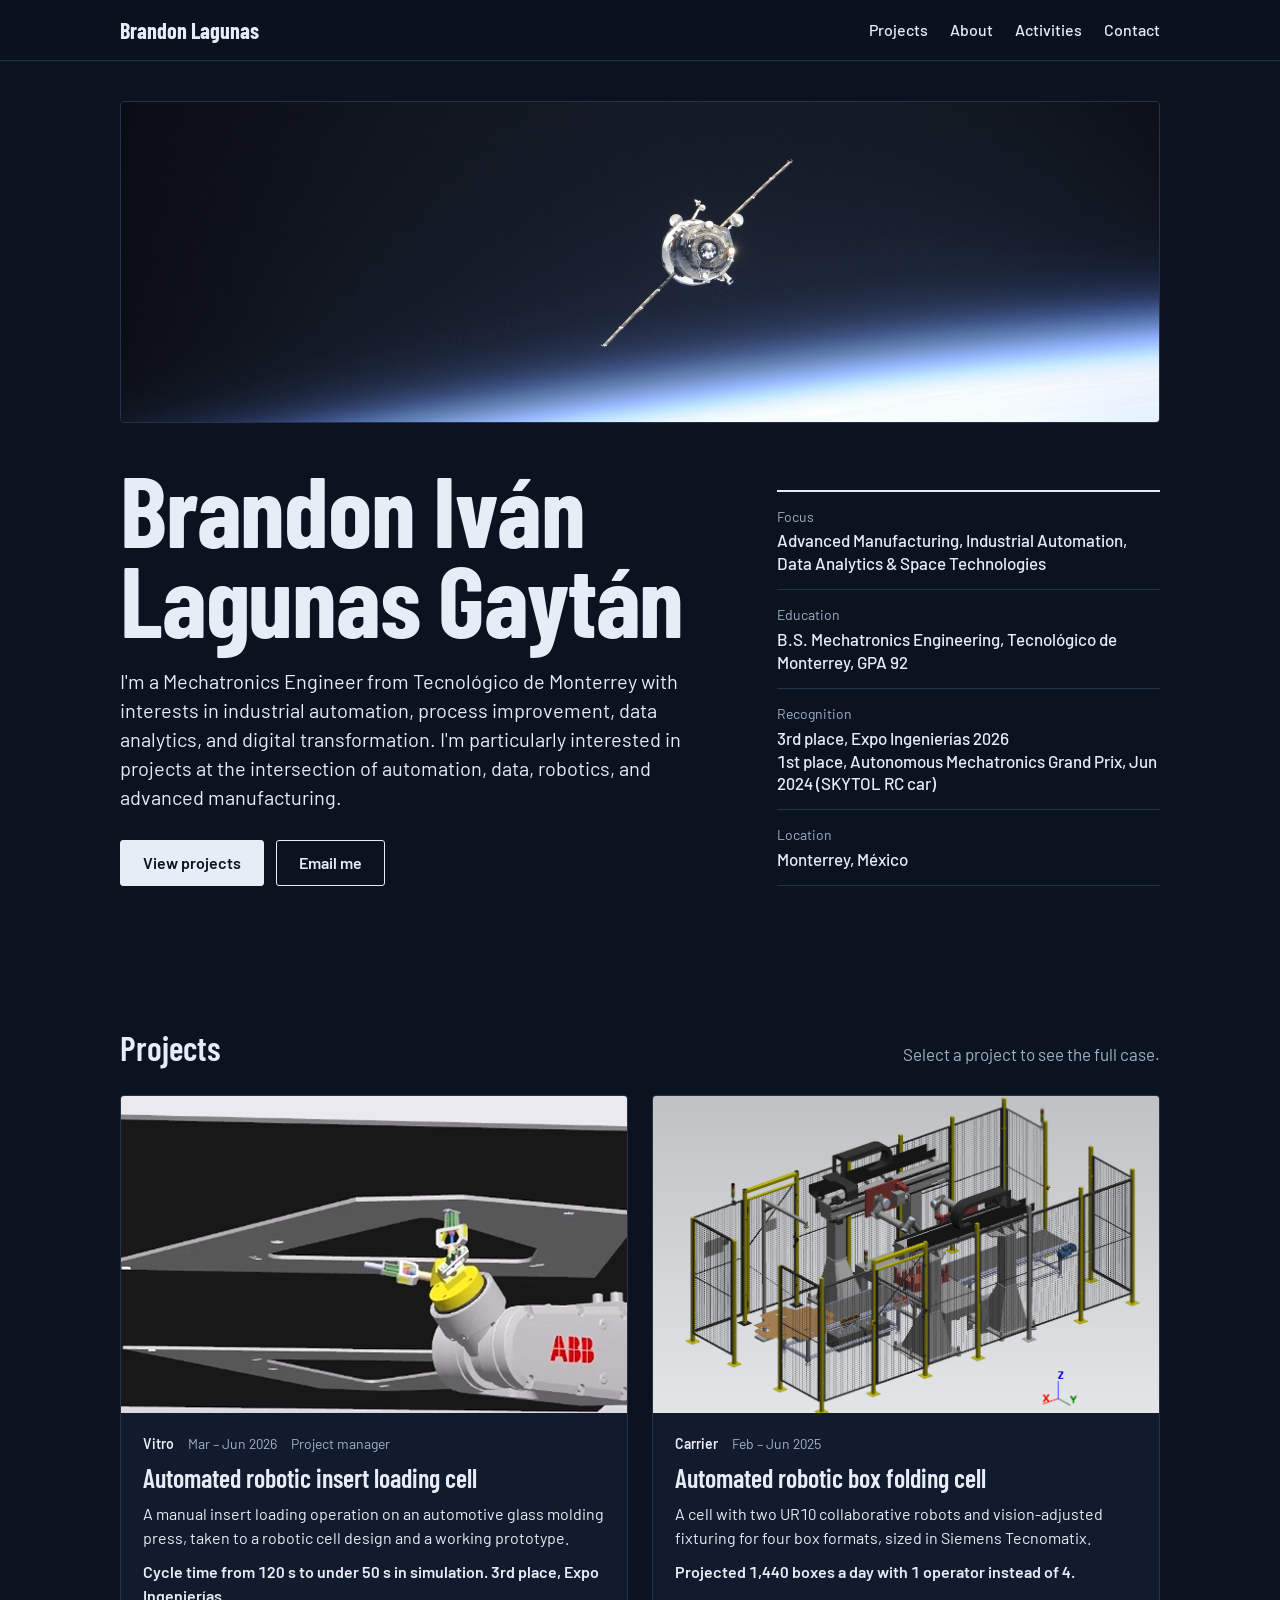
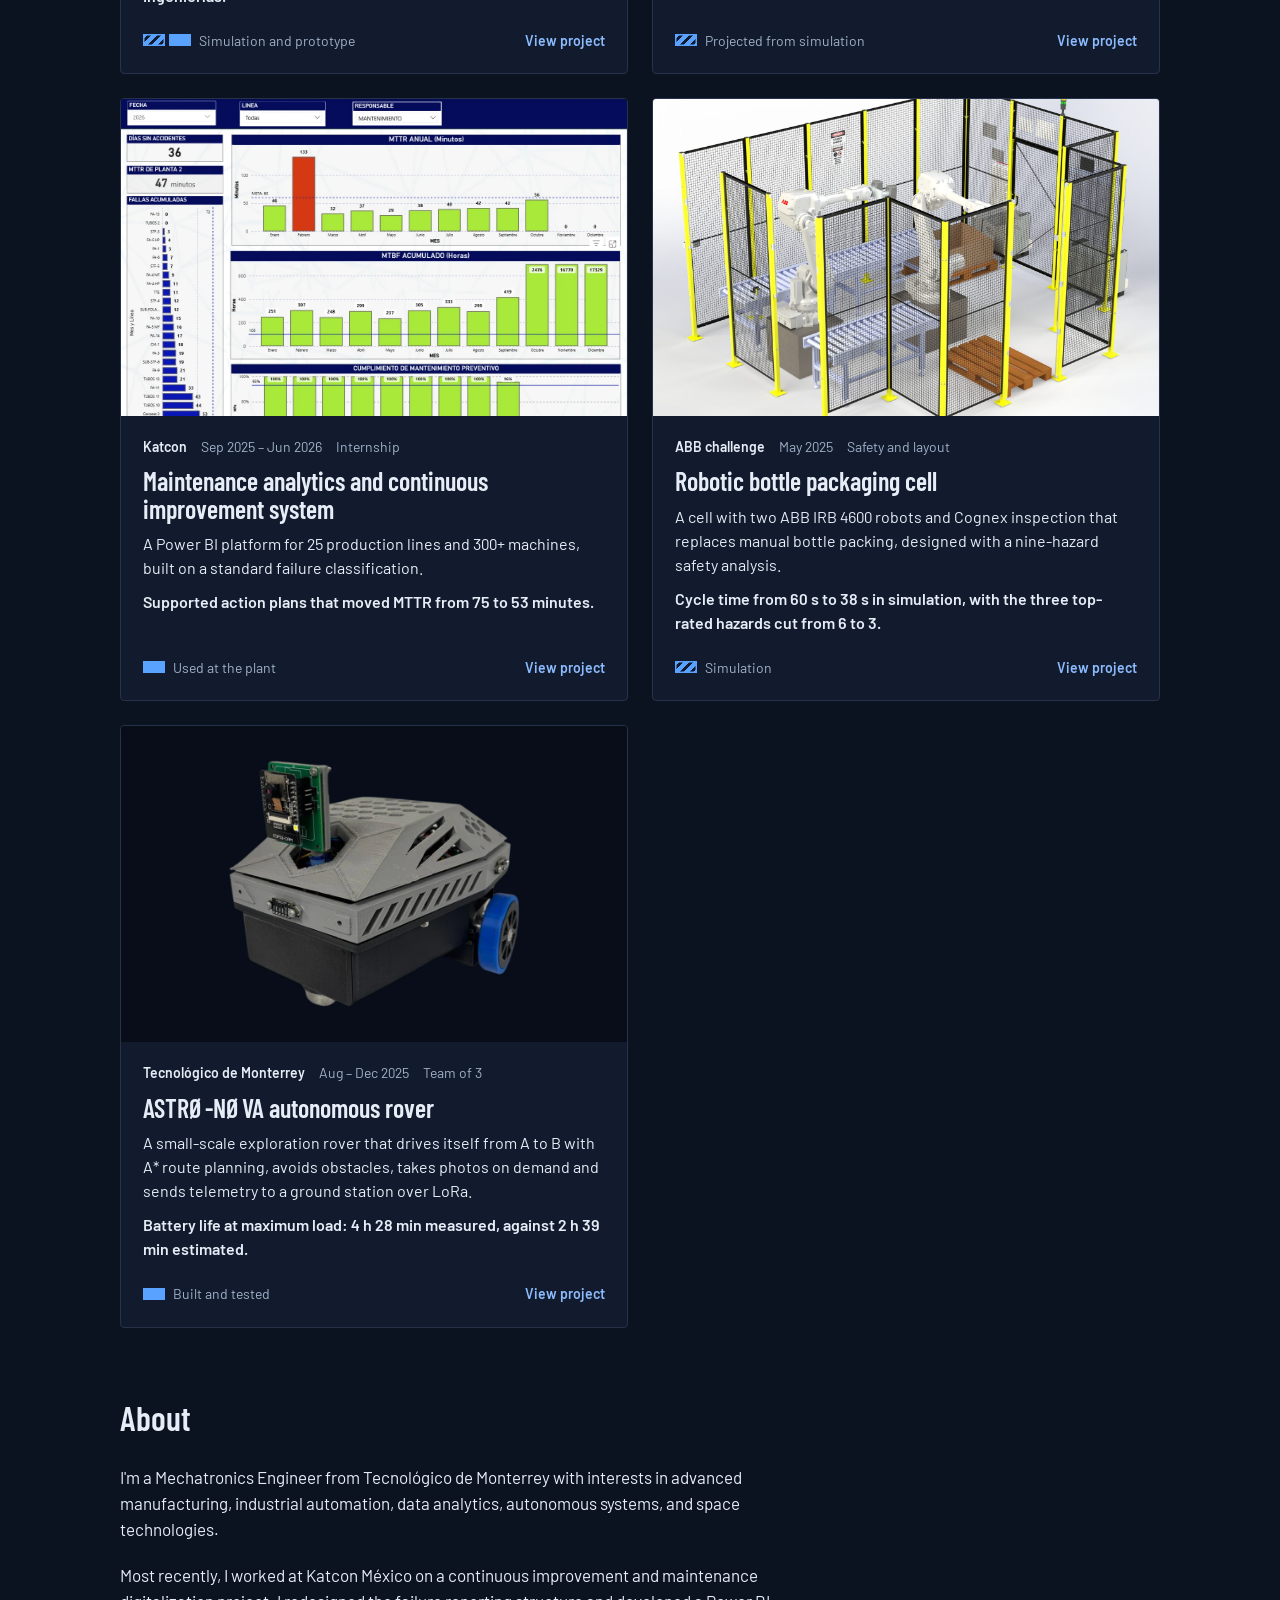
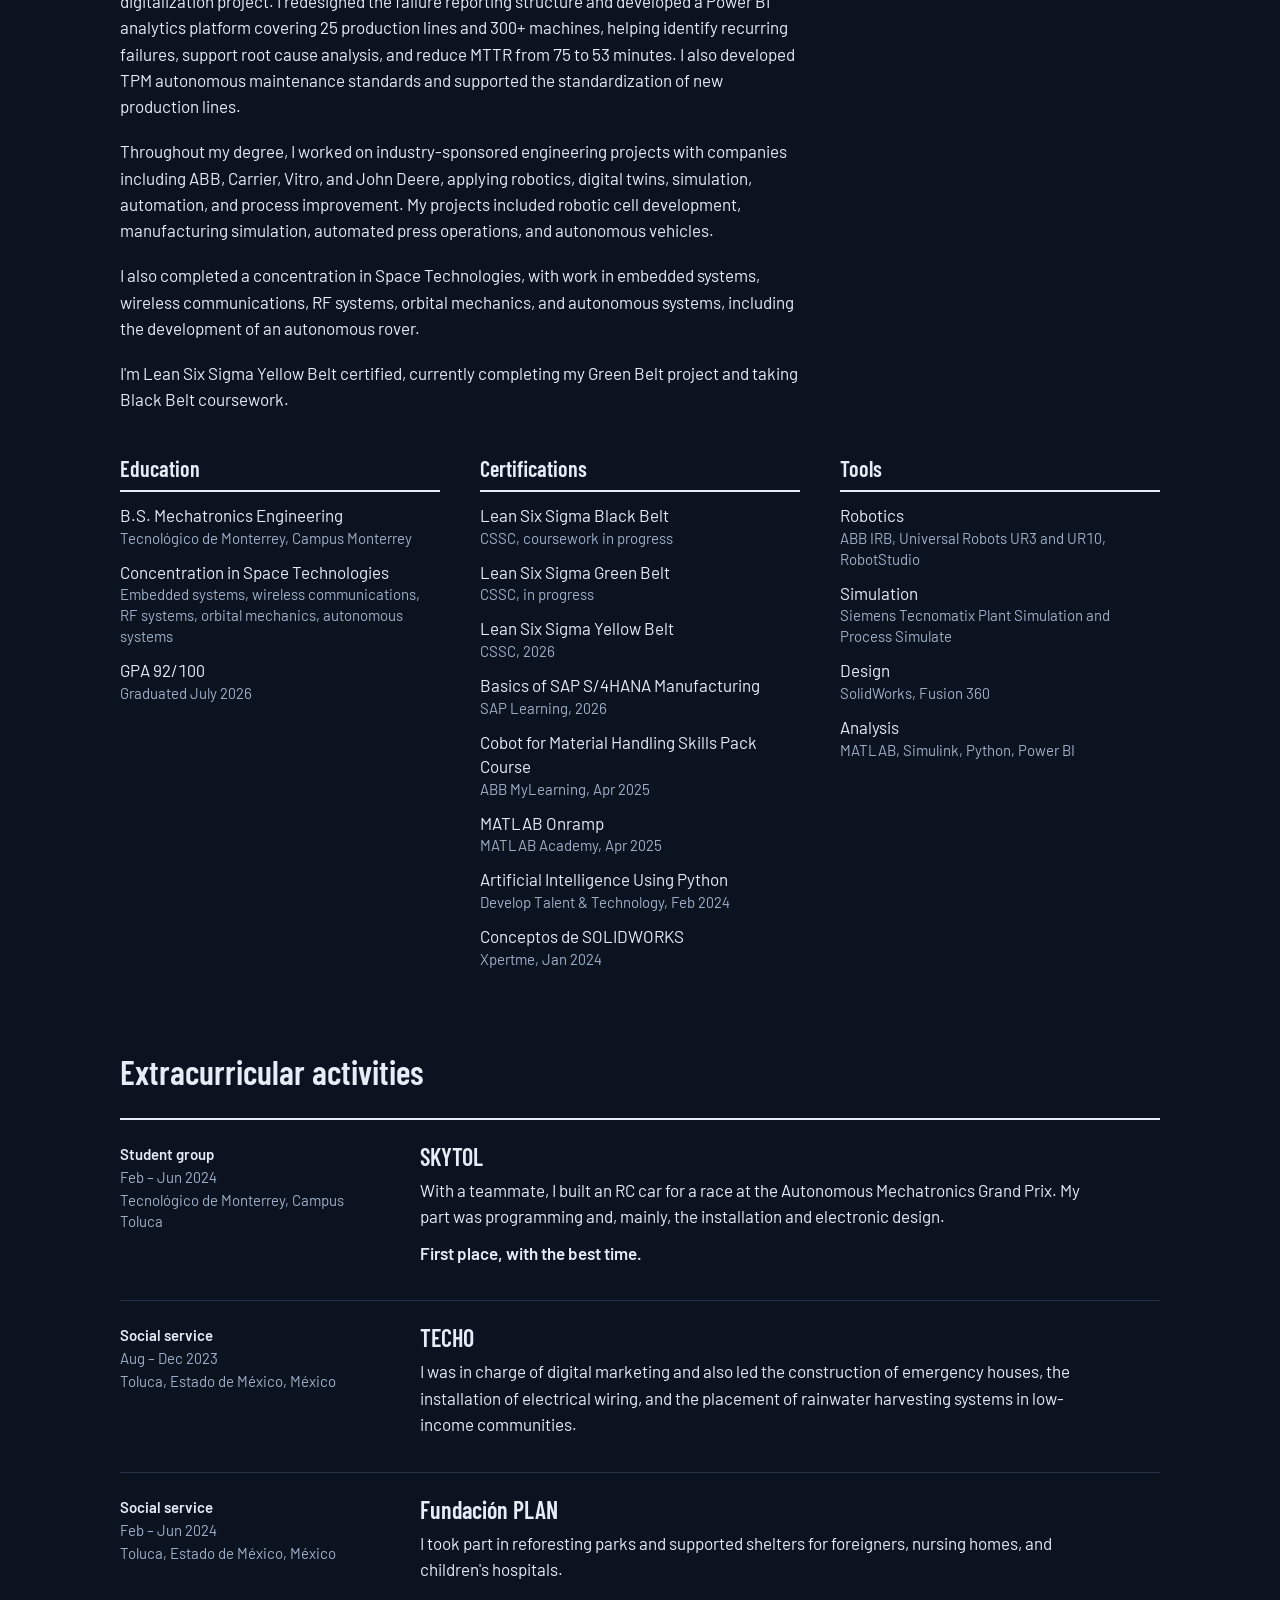
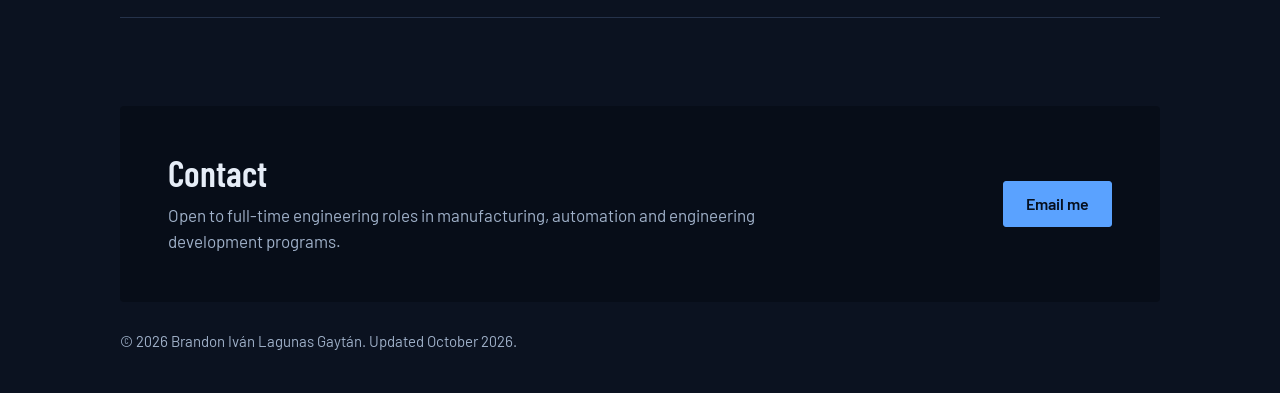
<file: index.html>
<!doctype html>
<html lang="en">
<head>
  <meta charset="utf-8">
  <meta name="viewport" content="width=device-width, initial-scale=1">
  <title>Brandon Lagunas | Mechatronics Engineer</title>
  <meta name="description" content="Portfolio of Brandon Iván Lagunas Gaytán, mechatronics engineer: advanced manufacturing, industrial automation, data analytics and space technologies.">
  <meta property="og:title" content="Brandon Lagunas | Mechatronics Engineer">
  <meta property="og:description" content="Advanced manufacturing, industrial automation, data analytics and space technologies.">
  <link rel="stylesheet" href="css/style.css">
</head>
<body>
  <nav class="site-nav" aria-label="Main">
    <div class="wrap">
      <a class="brand" href="index.html">Brandon Lagunas</a>
      <ul class="nav-links">
        <li><a href="#projects">Projects</a></li>
        <li><a href="#about">About</a></li>
        <li class="optional"><a href="#activities">Activities</a></li>
        <li><a href="#contact">Contact</a></li>
      </ul>
    </div>
  </nav>

  <main class="wrap">

    <header class="hero">
      <figure class="hero-art">
        <img src="img/hero-space.jpg" width="2000" height="1125" alt="A spacecraft in orbit above the bright curve of the Earth's atmosphere, seen against black space.">
      </figure>
      <div class="hero-grid">
        <div>
          <h1 class="nameplate"><span>Brandon Iván</span><span>Lagunas Gaytán</span></h1>
          <p class="intro">I'm a Mechatronics Engineer from Tecnológico de Monterrey with interests in industrial automation, process improvement, data analytics, and digital transformation. I'm particularly interested in projects at the intersection of automation, data, robotics, and advanced manufacturing.</p>
          <div class="actions">
            <a class="btn btn-primary" href="#projects">View projects</a>
            <a class="btn btn-secondary" href="mailto:blagunasg.a@gmail.com">Email me</a>
          </div>
        </div>
        <dl class="facts">
          <div><dt>Focus</dt><dd>Advanced Manufacturing, Industrial Automation, Data Analytics &amp; Space Technologies</dd></div>
          <div><dt>Education</dt><dd>B.S. Mechatronics Engineering, Tecnológico de Monterrey, GPA 92</dd></div>
          <div><dt>Recognition</dt><dd>3rd place, Expo Ingenierías 2026<br>1st place, Autonomous Mechatronics Grand Prix, Jun 2024 (SKYTOL RC car)</dd></div>
          <div><dt>Location</dt><dd>Monterrey, México</dd></div>
        </dl>
      </div>
    </header>

    <section class="section" id="projects" aria-labelledby="projects-heading">
      <div class="section-head">
        <h2 id="projects-heading">Projects</h2>
        <p>Select a project to see the full case.</p>
      </div>

      <ul class="cards">

        <li class="card">
          <div class="card-media">
            <img src="img/vitro/cell-robotstudio-close.png" width="703" height="415" loading="lazy" alt="RobotStudio simulation of the industrial cell, close up: the end effector of an ABB robot working between the two plates of the simplified press model.">
          </div>
          <div class="card-body">
            <div class="card-meta"><span class="partner">Vitro</span><span>Mar – Jun 2026</span><span>Project manager</span></div>
            <h3><a href="projects/vitro.html">Automated robotic insert loading cell</a></h3>
            <p>A manual insert loading operation on an automotive glass molding press, taken to a robotic cell design and a working prototype.</p>
            <p class="card-figure">Cycle time from 120 s to under 50 s in simulation. 3rd place, Expo Ingenierías.</p>
            <div class="card-foot">
              <span class="status"><span class="swatch sim"></span><span class="swatch real"></span>Simulation and prototype</span>
              <span class="open">View project</span>
            </div>
          </div>
        </li>

        <li class="card">
          <div class="card-media">
            <img src="img/carrier/cell-isometric.png" width="1031" height="667" loading="lazy" alt="Isometric CAD view of a folding cell with two UR10 robots on linear rails inside perimeter fencing.">
          </div>
          <div class="card-body">
            <div class="card-meta"><span class="partner">Carrier</span><span>Feb – Jun 2025</span></div>
            <h3><a href="projects/carrier.html">Automated robotic box folding cell</a></h3>
            <p>A cell with two UR10 collaborative robots and vision-adjusted fixturing for four box formats, sized in Siemens Tecnomatix.</p>
            <p class="card-figure">Projected 1,440 boxes a day with 1 operator instead of 4.</p>
            <div class="card-foot">
              <span class="status"><span class="swatch sim"></span>Projected from simulation</span>
              <span class="open">View project</span>
            </div>
          </div>
        </li>

        <li class="card">
          <div class="card-media">
            <img src="img/katcon/annual-report.png" width="1274" height="906" loading="lazy" style="object-position: 50% 0" alt="Annual general report dashboard for Plant 2: days without accidents, plant MTTR, accumulated failures by line, annual MTTR by month against a 60-minute target, accumulated MTBF by month and preventive maintenance compliance.">
          </div>
          <div class="card-body">
            <div class="card-meta"><span class="partner">Katcon</span><span>Sep 2025 – Jun 2026</span><span>Internship</span></div>
            <h3><a href="projects/katcon.html">Maintenance analytics and continuous improvement system</a></h3>
            <p>A Power BI platform for 25 production lines and 300+ machines, built on a standard failure classification.</p>
            <p class="card-figure">Supported action plans that moved MTTR from 75 to 53 minutes.</p>
            <div class="card-foot">
              <span class="status"><span class="swatch real"></span>Used at the plant</span>
              <span class="open">View project</span>
            </div>
          </div>
        </li>

        <li class="card">
          <div class="card-media">
            <img src="img/reto-abb/cell-isometric.jpg" width="1600" height="1279" loading="lazy" alt="Isometric render of a packaging cell with two ABB robots inside yellow safety fencing.">
          </div>
          <div class="card-body">
            <div class="card-meta"><span class="partner">ABB challenge</span><span>May 2025</span><span>Safety and layout</span></div>
            <h3><a href="projects/reto-abb.html">Robotic bottle packaging cell</a></h3>
            <p>A cell with two ABB IRB 4600 robots and Cognex inspection that replaces manual bottle packing, designed with a nine-hazard safety analysis.</p>
            <p class="card-figure">Cycle time from 60 s to 38 s in simulation, with the three top-rated hazards cut from 6 to 3.</p>
            <div class="card-foot">
              <span class="status"><span class="swatch sim"></span>Simulation</span>
              <span class="open">View project</span>
            </div>
          </div>
        </li>

        <li class="card">
          <div class="card-media">
            <img src="img/astro-nova/rover-card.webp" width="1200" height="750" loading="lazy" alt="The assembled ASTRØ-NØVA rover: a grey 3D printed chassis with a faceted cover, blue wheels and a camera board on a servo mount.">
          </div>
          <div class="card-body">
            <div class="card-meta"><span class="partner">Tecnológico de Monterrey</span><span>Aug – Dec 2025</span><span>Team of 3</span></div>
            <h3><a href="projects/astro-nova.html">ASTRØ-NØVA autonomous rover</a></h3>
            <p>A small-scale exploration rover that drives itself from A to B with A* route planning, avoids obstacles, takes photos on demand and sends telemetry to a ground station over LoRa.</p>
            <p class="card-figure">Battery life at maximum load: 4 h 28 min measured, against 2 h 39 min estimated.</p>
            <div class="card-foot">
              <span class="status"><span class="swatch real"></span>Built and tested</span>
              <span class="open">View project</span>
            </div>
          </div>
        </li>

      </ul>
    </section>

    <section class="section" id="about" aria-labelledby="about-heading">
      <div class="section-head">
        <h2 id="about-heading">About</h2>
      </div>
      <div class="about-text">
        <p>I'm a Mechatronics Engineer from Tecnológico de Monterrey with interests in advanced manufacturing, industrial automation, data analytics, autonomous systems, and space technologies.</p>
        <p>Most recently, I worked at Katcon México on a continuous improvement and maintenance digitalization project. I redesigned the failure reporting structure and developed a Power BI analytics platform covering 25 production lines and 300+ machines, helping identify recurring failures, support root cause analysis, and reduce MTTR from 75 to 53 minutes. I also developed TPM autonomous maintenance standards and supported the standardization of new production lines.</p>
        <p>Throughout my degree, I worked on industry-sponsored engineering projects with companies including ABB, Carrier, Vitro, and John Deere, applying robotics, digital twins, simulation, automation, and process improvement. My projects included robotic cell development, manufacturing simulation, automated press operations, and autonomous vehicles.</p>
        <p>I also completed a concentration in Space Technologies, with work in embedded systems, wireless communications, RF systems, orbital mechanics, and autonomous systems, including the development of an autonomous rover.</p>
        <p>I'm Lean Six Sigma Yellow Belt certified, currently completing my Green Belt project and taking Black Belt coursework.</p>
      </div>
      <div class="about-grid">
        <div>
          <h3>Education</h3>
          <ul>
            <li>B.S. Mechatronics Engineering<span>Tecnológico de Monterrey, Campus Monterrey</span></li>
            <li>Concentration in Space Technologies<span>Embedded systems, wireless communications, RF systems, orbital mechanics, autonomous systems</span></li>
            <li>GPA 92/100<span>Graduated July 2026</span></li>
          </ul>
        </div>
        <div>
          <h3>Certifications</h3>
          <ul>
            <li>Lean Six Sigma Black Belt<span>CSSC, coursework in progress</span></li>
            <li>Lean Six Sigma Green Belt<span>CSSC, in progress</span></li>
            <li>Lean Six Sigma Yellow Belt<span>CSSC, 2026</span></li>
            <li>Basics of SAP S/4HANA Manufacturing<span>SAP Learning, 2026</span></li>
            <li>Cobot for Material Handling Skills Pack Course<span>ABB MyLearning, Apr 2025</span></li>
            <li>MATLAB Onramp<span>MATLAB Academy, Apr 2025</span></li>
            <li>Artificial Intelligence Using Python<span>Develop Talent &amp; Technology, Feb 2024</span></li>
            <li>Conceptos de SOLIDWORKS<span>Xpertme, Jan 2024</span></li>
          </ul>
        </div>
        <div>
          <h3>Tools</h3>
          <ul>
            <li>Robotics<span>ABB IRB, Universal Robots UR3 and UR10, RobotStudio</span></li>
            <li>Simulation<span>Siemens Tecnomatix Plant Simulation and Process Simulate</span></li>
            <li>Design<span>SolidWorks, Fusion 360</span></li>
            <li>Analysis<span>MATLAB, Simulink, Python, Power BI</span></li>
          </ul>
        </div>
      </div>
    </section>

    <section class="section" id="activities" aria-labelledby="activities-heading">
      <div class="section-head">
        <h2 id="activities-heading">Extracurricular activities</h2>
      </div>
      <ul class="activities">
        <li>
          <div class="activity-meta">
            <span class="activity-type">Student group</span>
            <span>Feb – Jun 2024</span>
            <span>Tecnológico de Monterrey, Campus Toluca</span>
          </div>
          <div class="activity-body">
            <h3>SKYTOL</h3>
            <p>With a teammate, I built an RC car for a race at the Autonomous Mechatronics Grand Prix. My part was programming and, mainly, the installation and electronic design.</p>
            <p class="activity-result">First place, with the best time.</p>
          </div>
        </li>
        <li>
          <div class="activity-meta">
            <span class="activity-type">Social service</span>
            <span>Aug – Dec 2023</span>
            <span>Toluca, Estado de México, México</span>
          </div>
          <div class="activity-body">
            <h3>TECHO</h3>
            <p>I was in charge of digital marketing and also led the construction of emergency houses, the installation of electrical wiring, and the placement of rainwater harvesting systems in low-income communities.</p>
          </div>
        </li>
        <li>
          <div class="activity-meta">
            <span class="activity-type">Social service</span>
            <span>Feb – Jun 2024</span>
            <span>Toluca, Estado de México, México</span>
          </div>
          <div class="activity-body">
            <h3>Fundación PLAN</h3>
            <p>I took part in reforesting parks and supported shelters for foreigners, nursing homes, and children's hospitals.</p>
          </div>
        </li>
      </ul>
    </section>

    <section class="contact-band" id="contact" aria-labelledby="contact-heading">
      <div>
        <h2 id="contact-heading">Contact</h2>
        <p>Open to full-time engineering roles in manufacturing, automation and engineering development programs.</p>
      </div>
      <div class="actions">
        <a class="btn" href="mailto:blagunasg.a@gmail.com">Email me</a>
      </div>
    </section>

  </main>

  <footer class="footer">
    <div class="wrap">
      <p>© 2026 Brandon Iván Lagunas Gaytán. Updated October 2026.</p>
    </div>
  </footer>

</body>
</html>
</file>
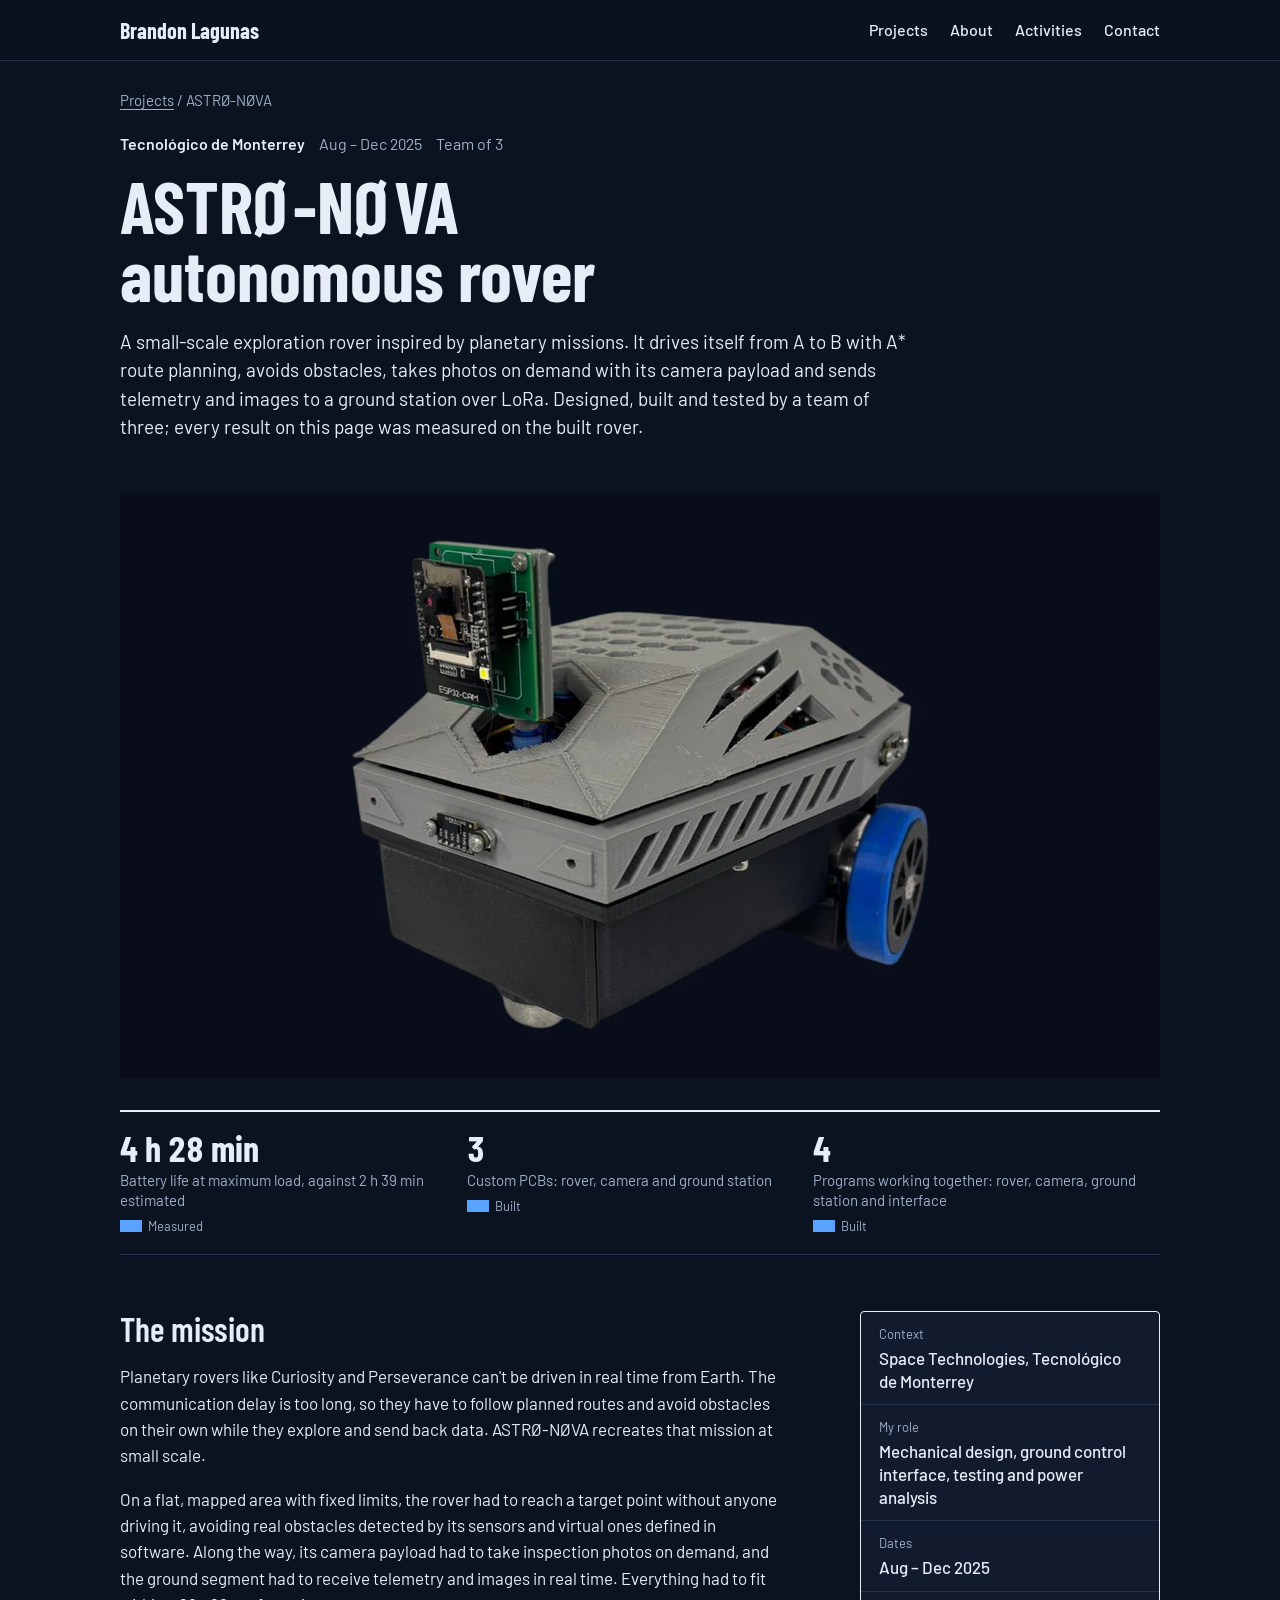
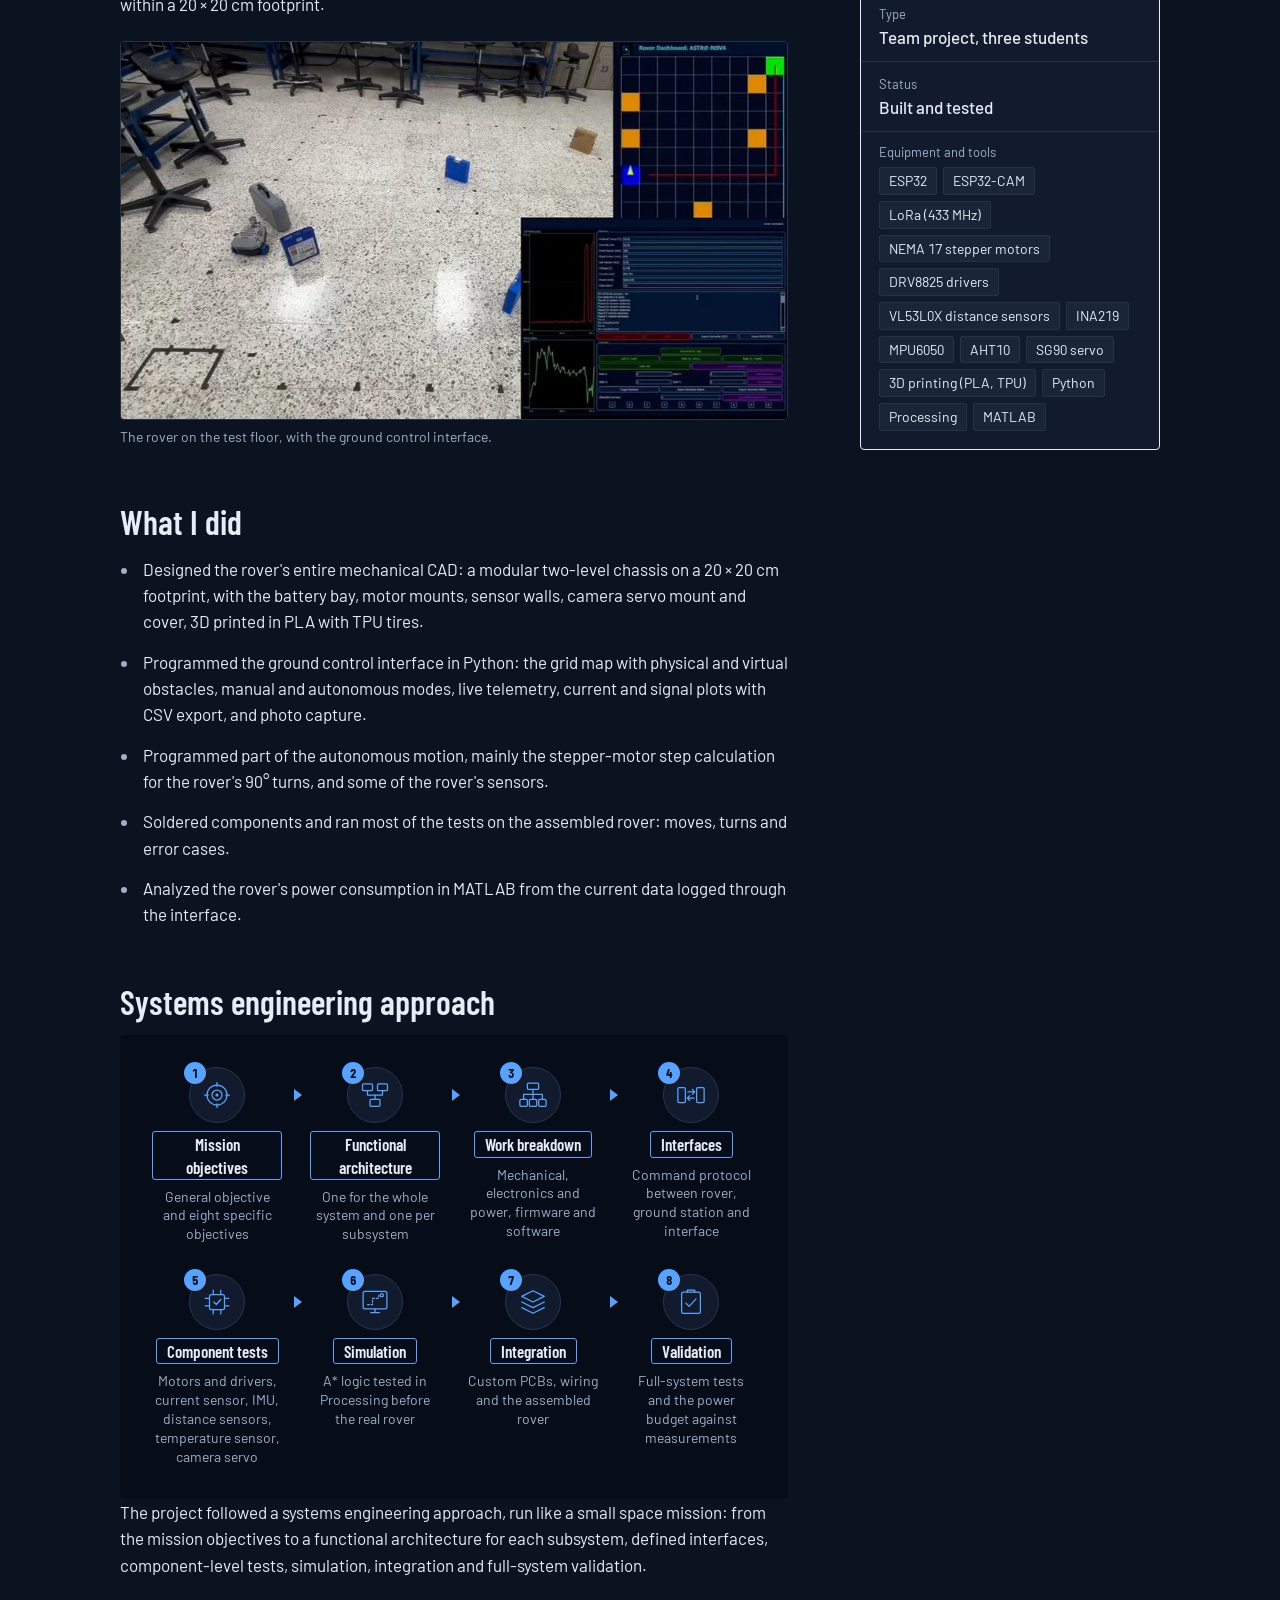
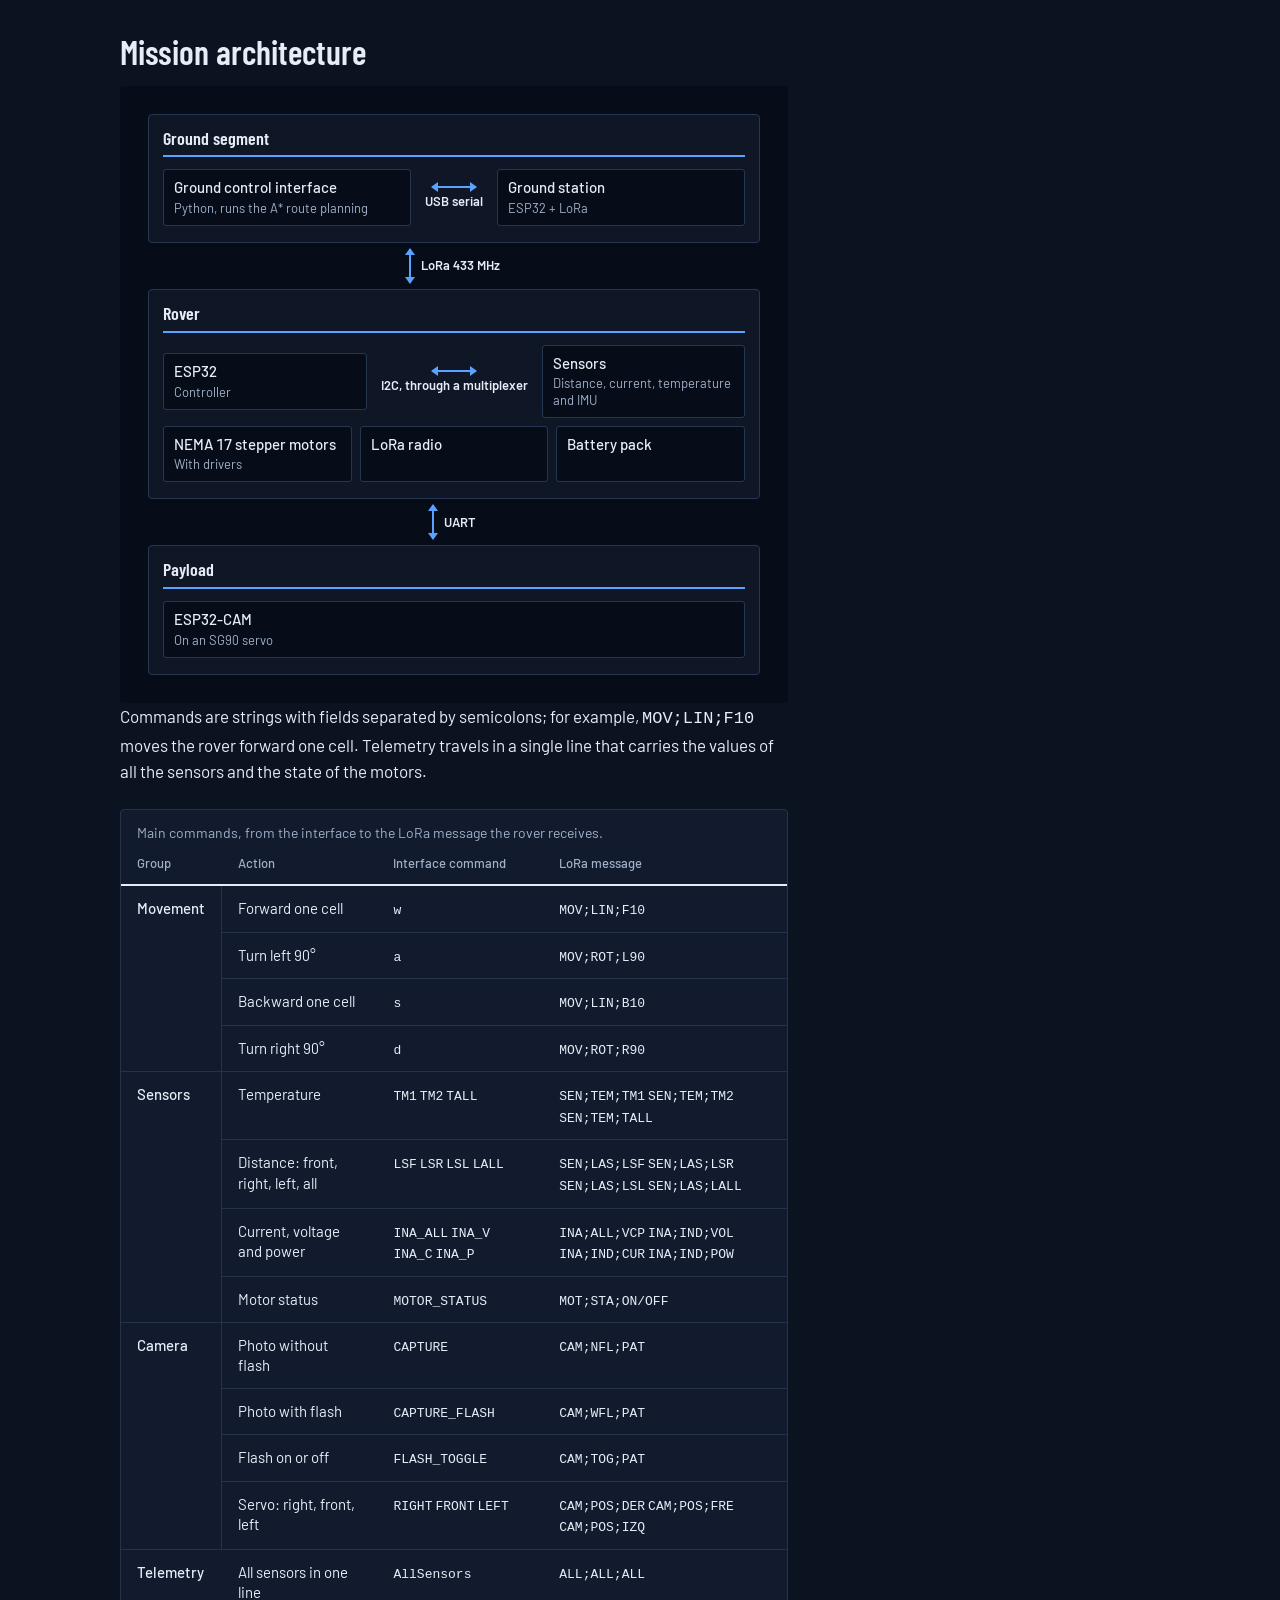
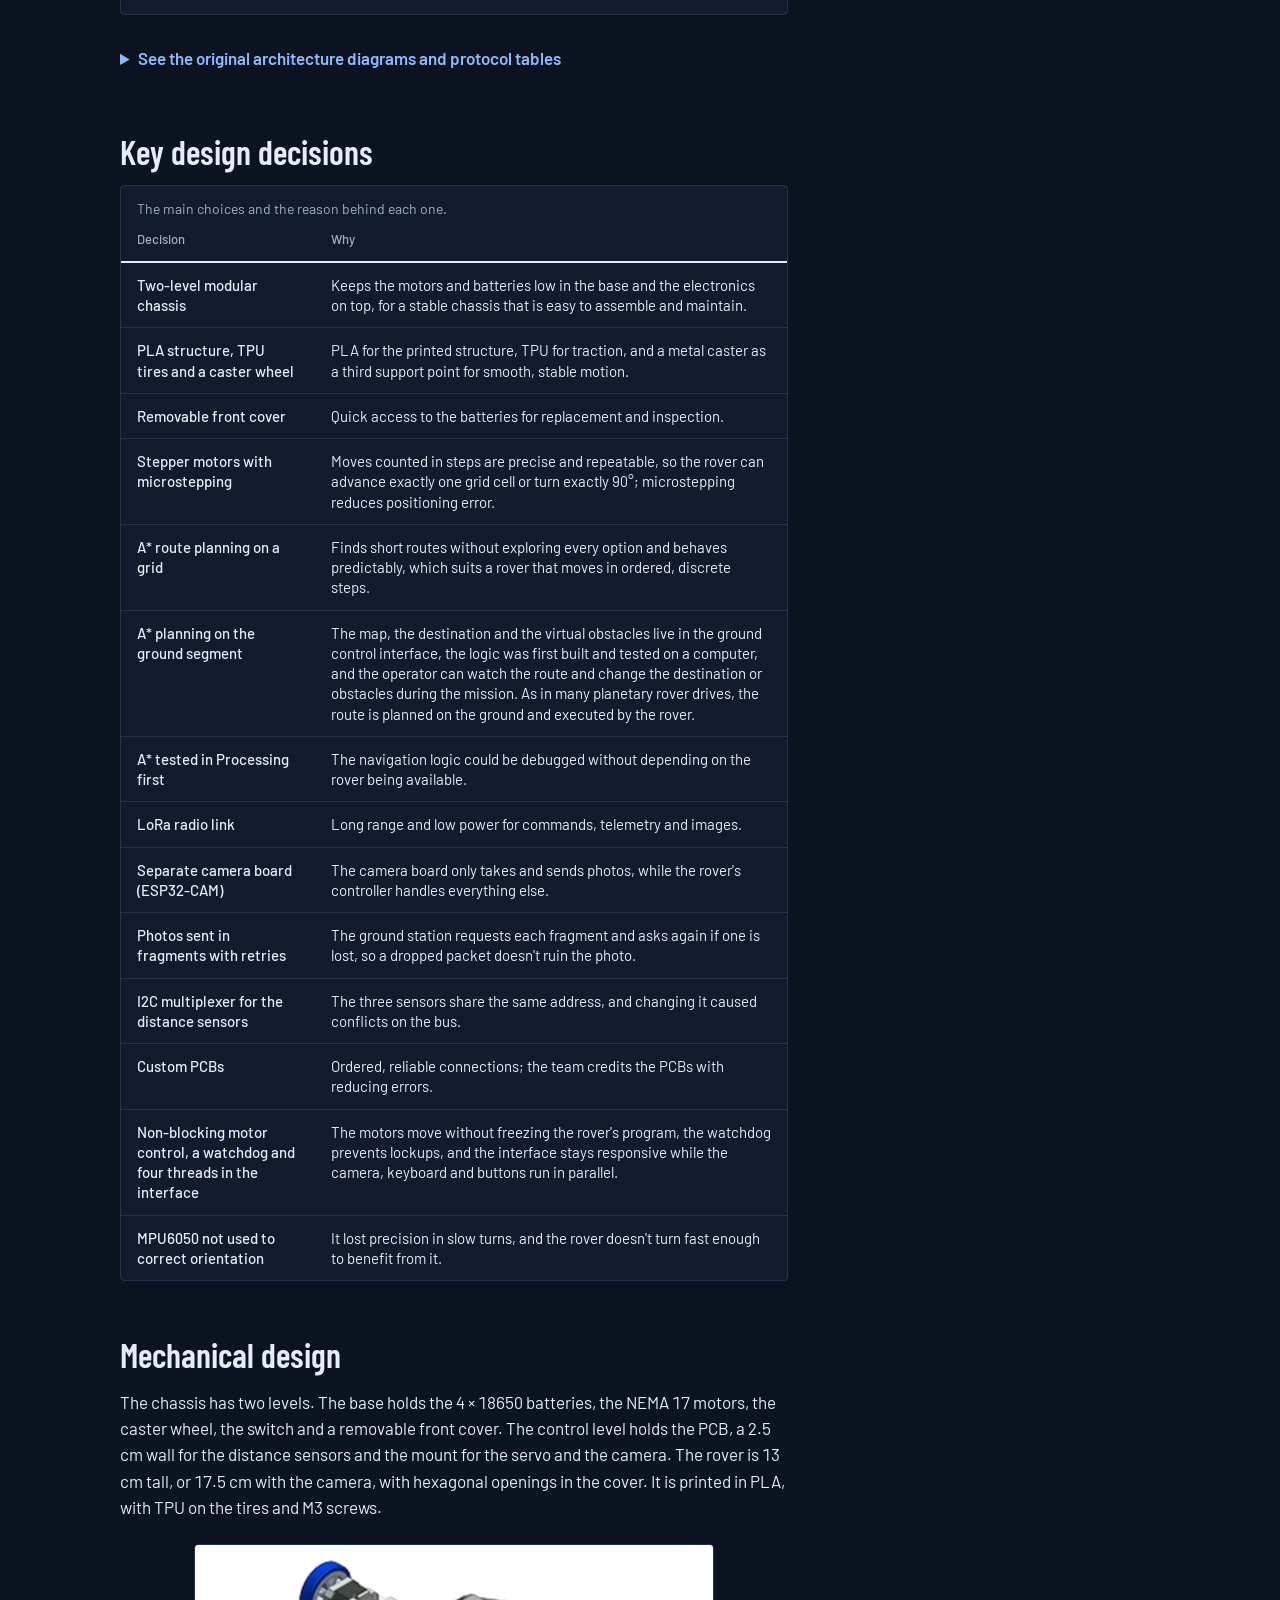
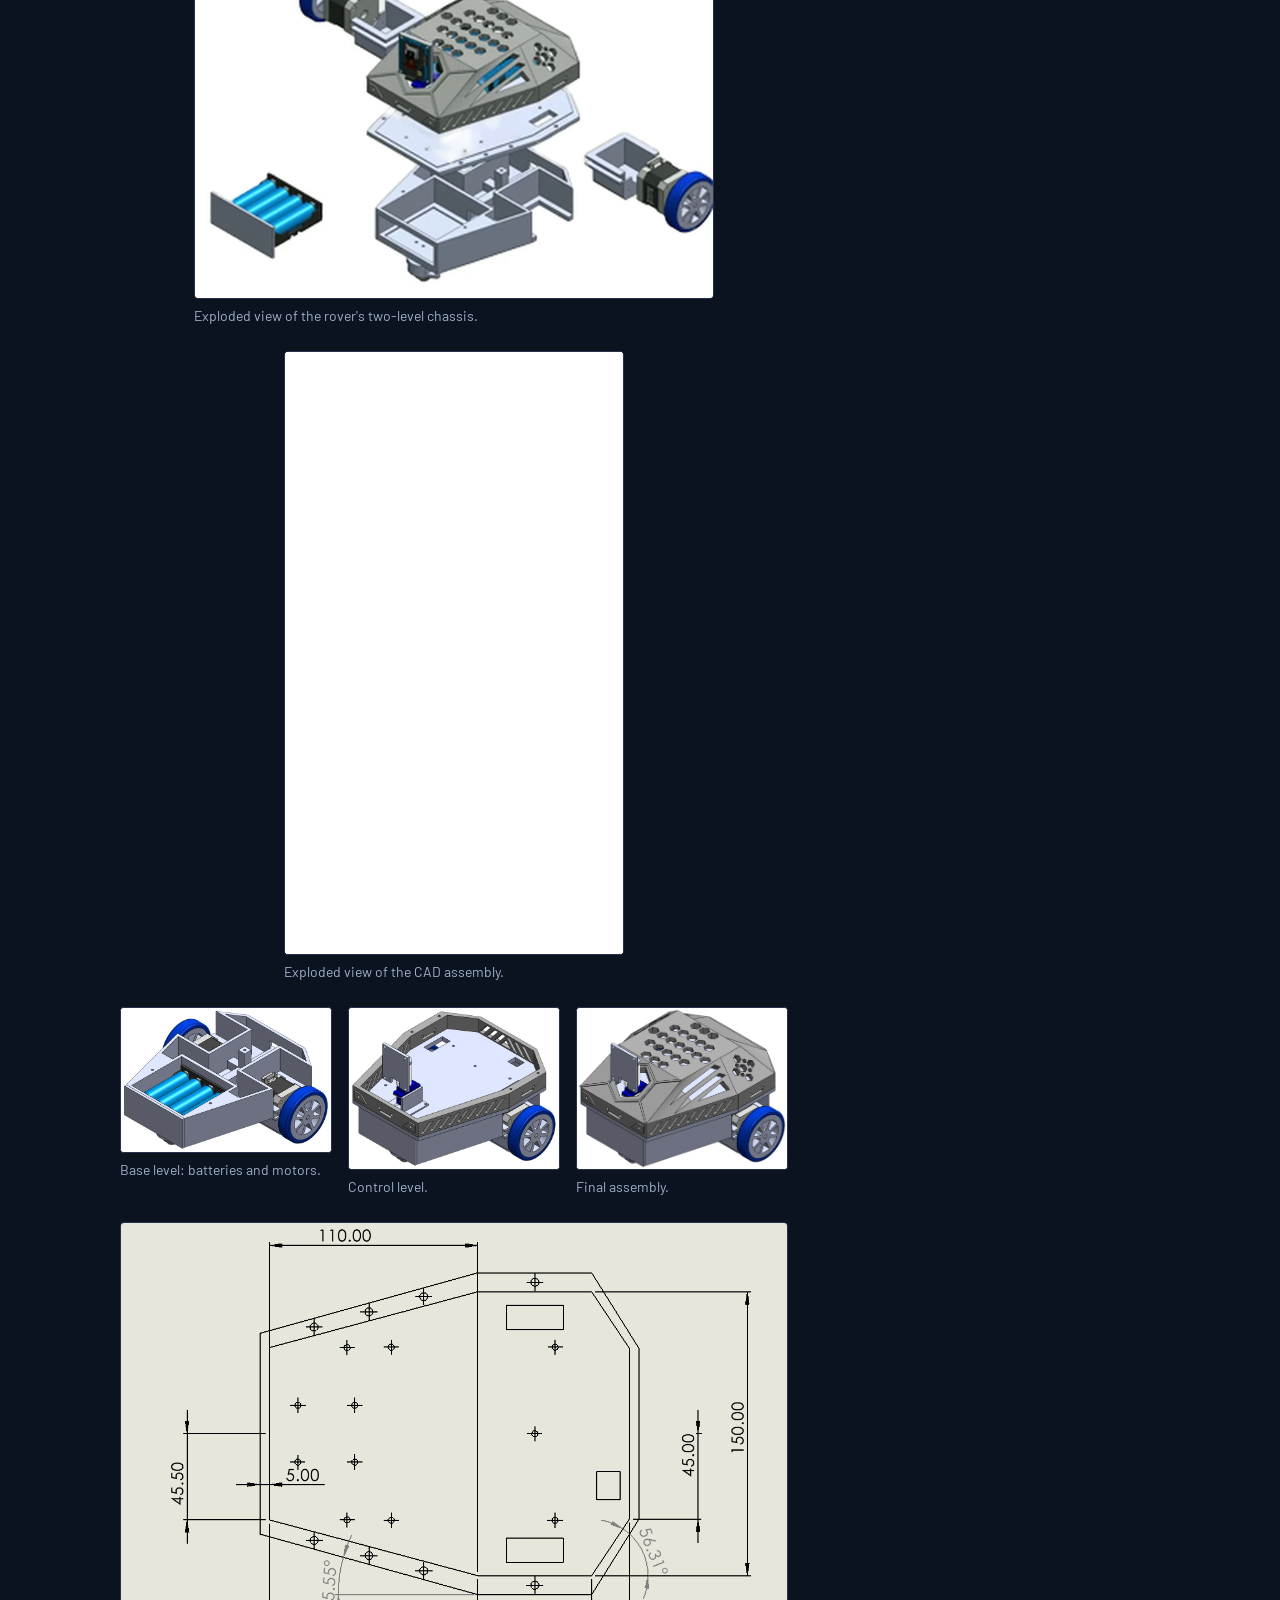
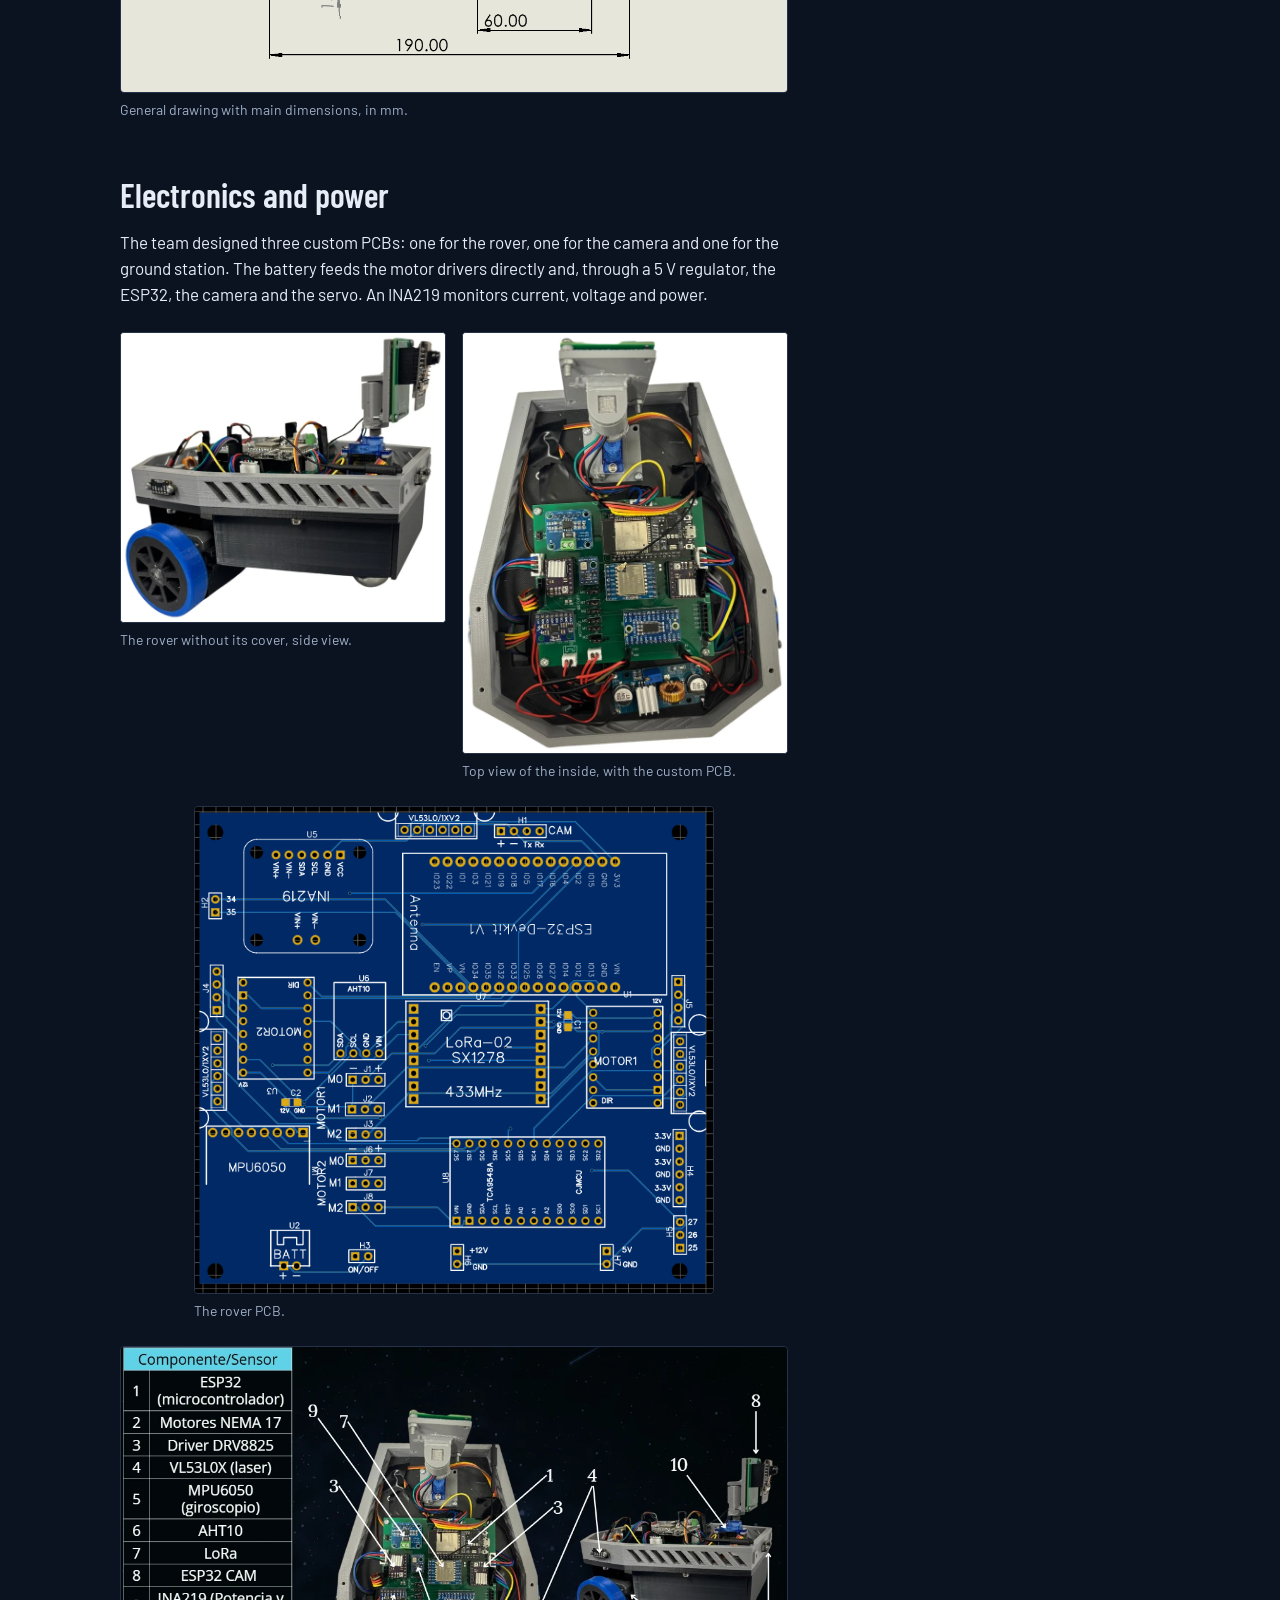
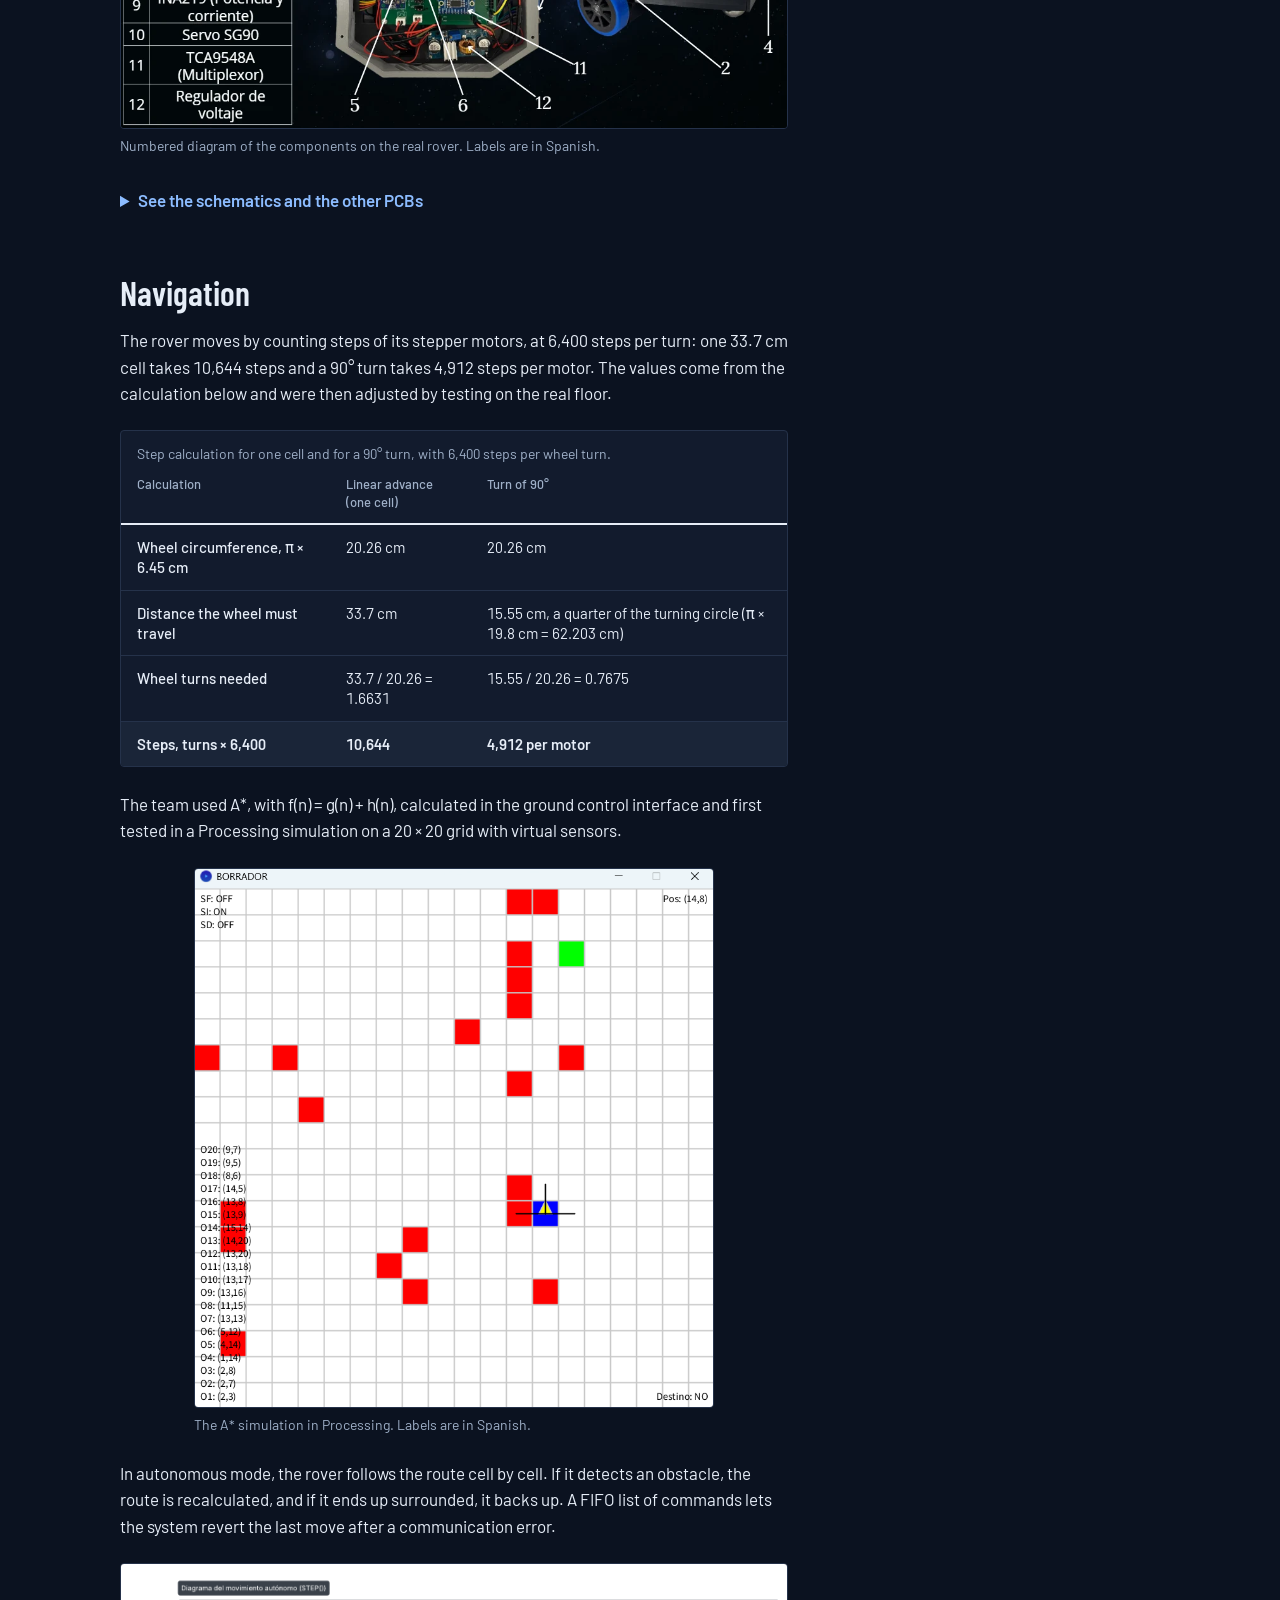
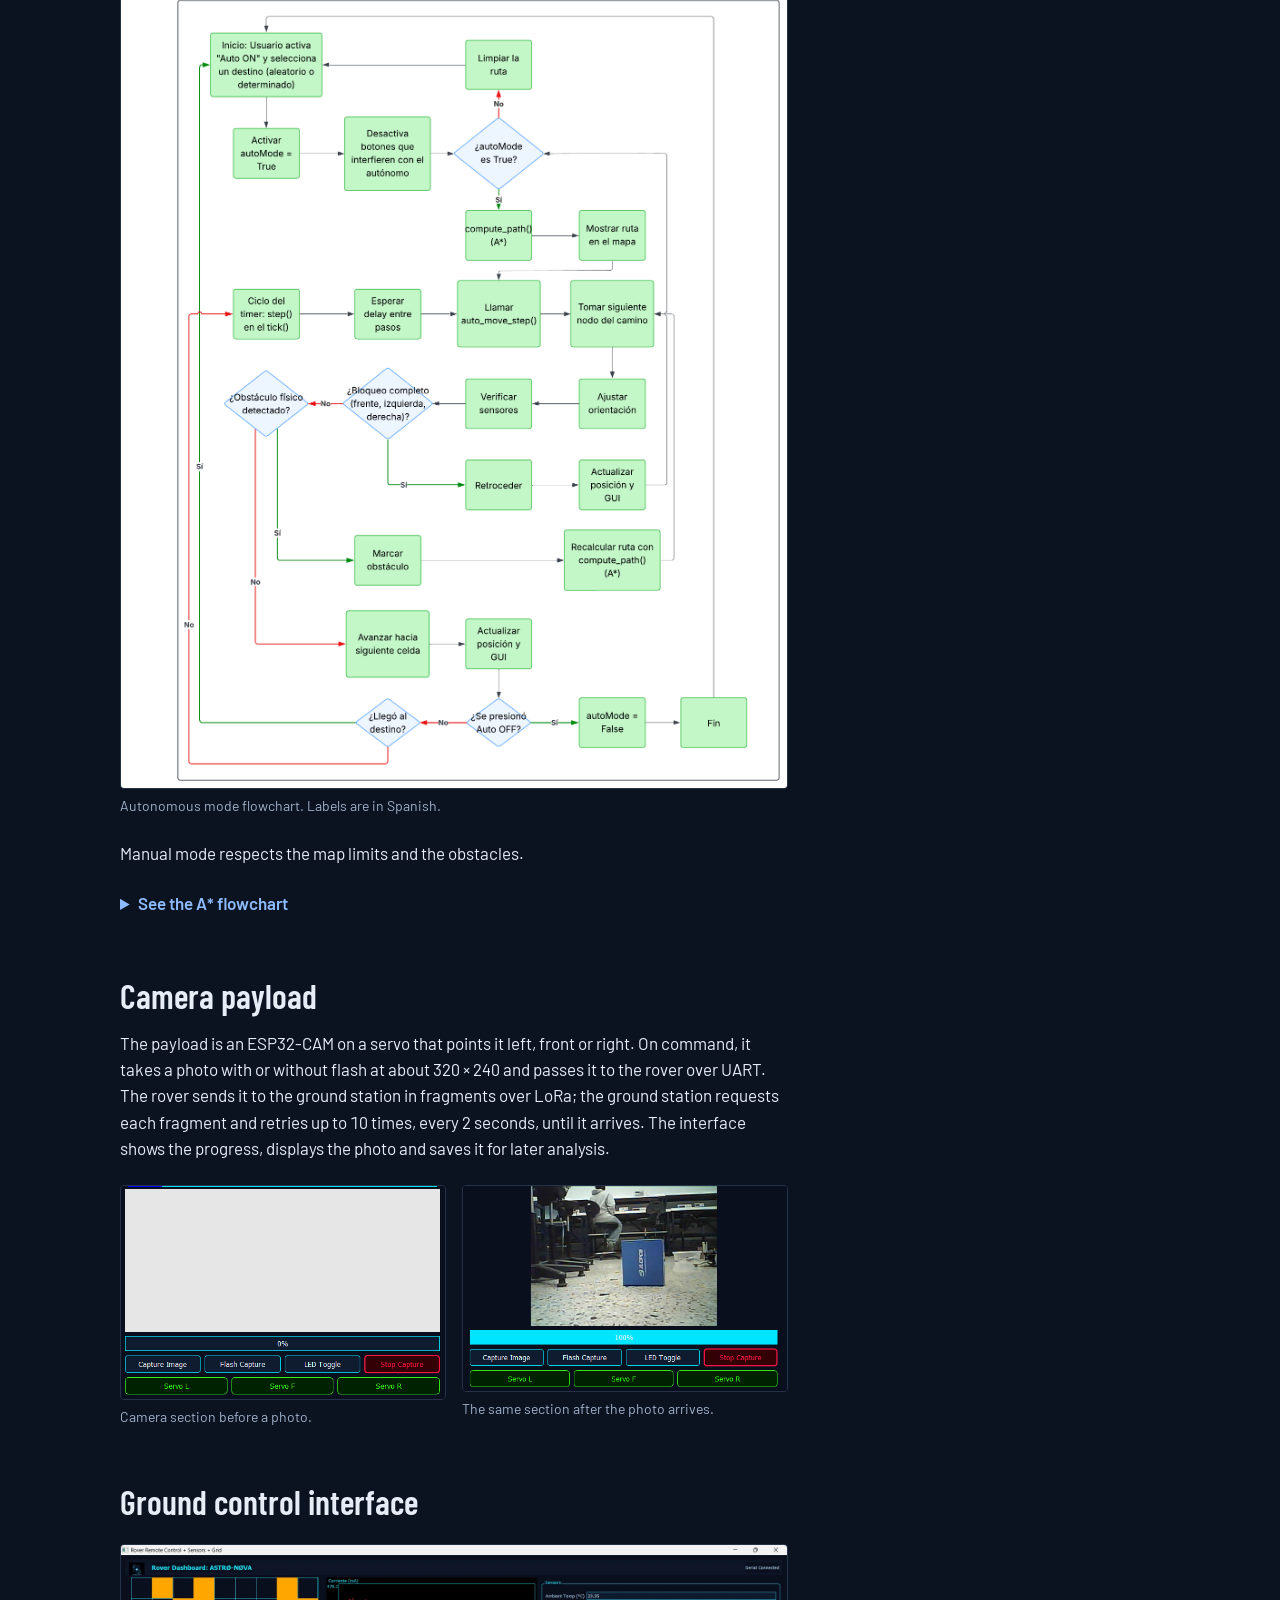
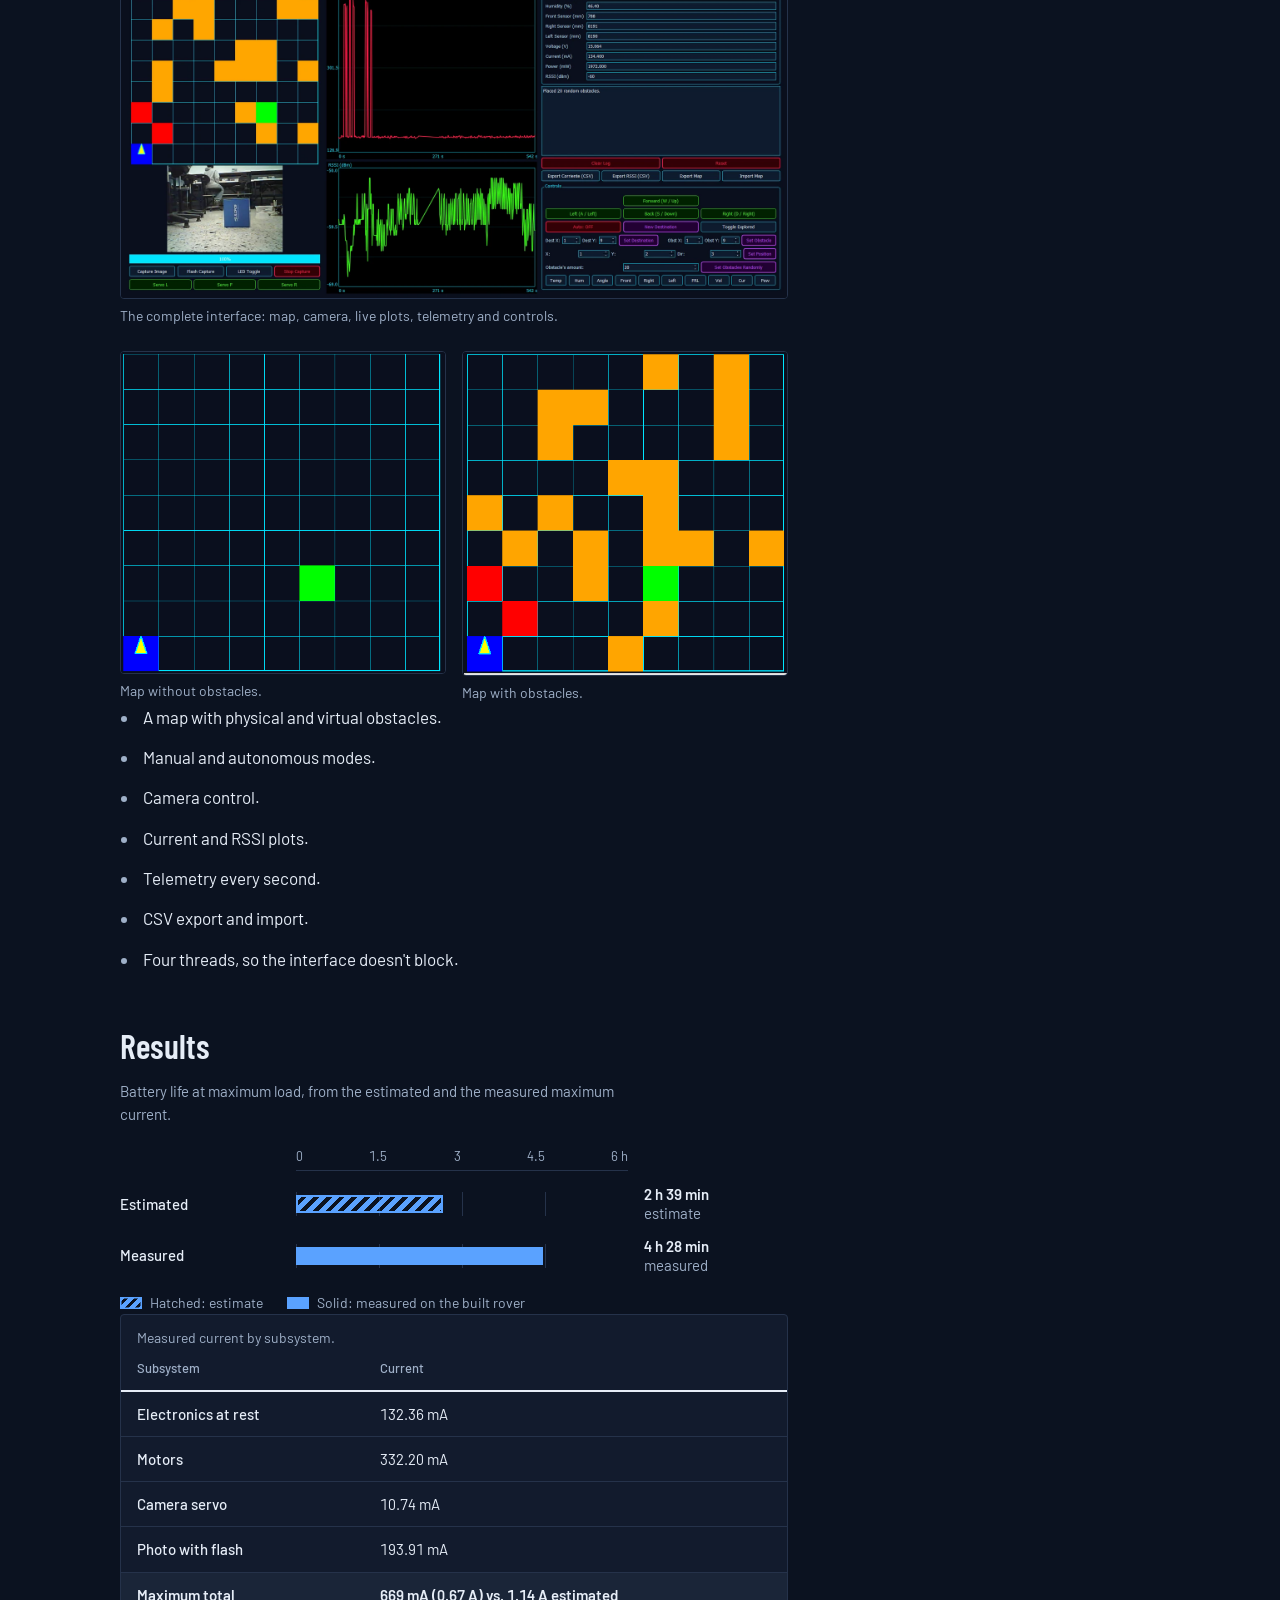
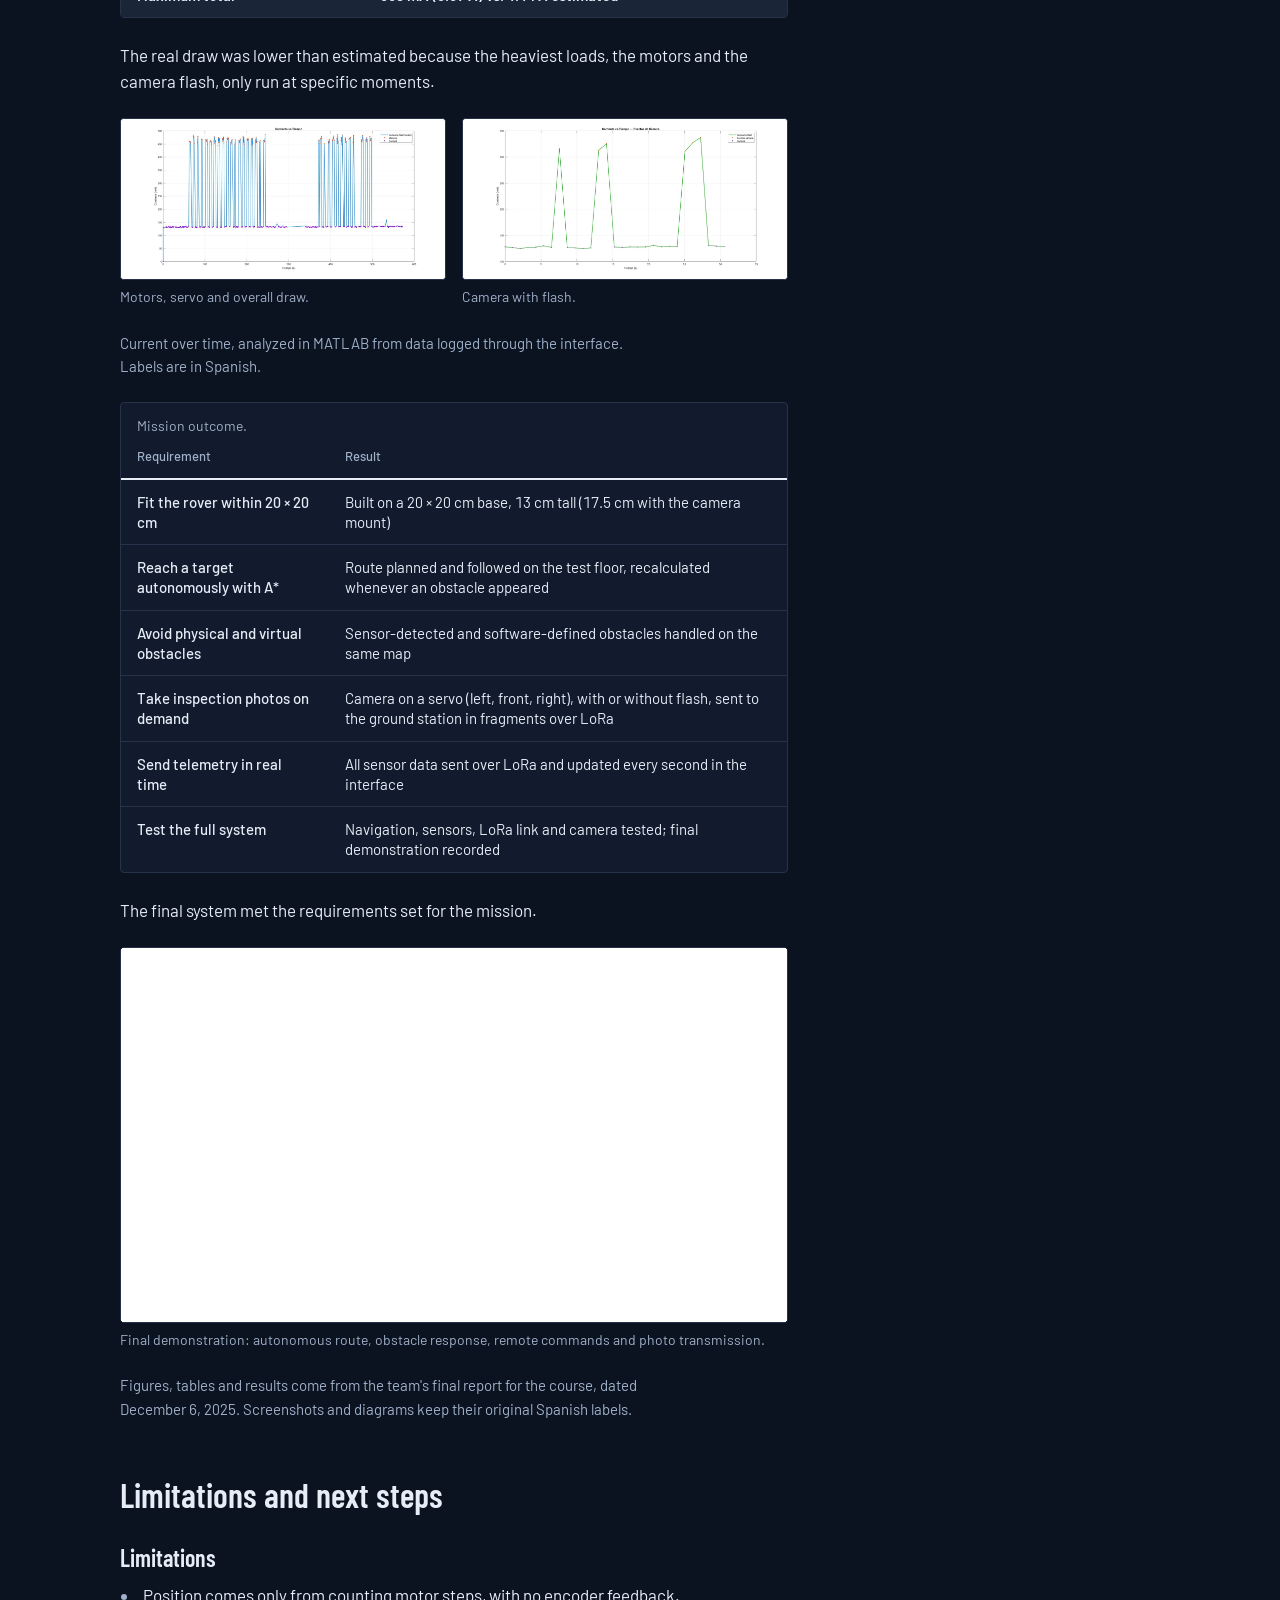
<file: projects/astro-nova.html>
<!doctype html>
<html lang="en">
<head>
  <meta charset="utf-8">
  <meta name="viewport" content="width=device-width, initial-scale=1">
  <title>ASTRØ-NØVA autonomous rover | Brandon Lagunas</title>
  <meta name="description" content="ASTRØ-NØVA: a small-scale exploration rover that drives itself with A* route planning, avoids obstacles, takes photos with a camera payload and sends telemetry to a ground station over LoRa. Built and tested by a team of three at Tecnológico de Monterrey.">
  <link rel="stylesheet" href="../css/style.css">
</head>
<body>
  <svg width="0" height="0" style="position:absolute" aria-hidden="true" focusable="false">
    <defs>
      <symbol id="i-target" viewBox="0 0 48 48"><g fill="none" stroke="currentColor" stroke-width="2" stroke-linecap="round" stroke-linejoin="round"><circle cx="24" cy="24" r="16"/><circle cx="24" cy="24" r="8"/><circle cx="24" cy="24" r="1.5" fill="currentColor"/><path d="M24 4v6M24 38v6M4 24h6M38 24h6"/></g></symbol>
      <symbol id="i-blocks" viewBox="0 0 48 48"><g fill="none" stroke="currentColor" stroke-width="2" stroke-linecap="round" stroke-linejoin="round"><rect x="4" y="6" width="16" height="11" rx="2"/><rect x="28" y="6" width="16" height="11" rx="2"/><rect x="16" y="31" width="16" height="11" rx="2"/><path d="M12 17v7h24v-7M24 24v7"/></g></symbol>
      <symbol id="i-tree" viewBox="0 0 48 48"><g fill="none" stroke="currentColor" stroke-width="2" stroke-linecap="round" stroke-linejoin="round"><rect x="15" y="5" width="18" height="10" rx="2"/><rect x="3" y="31" width="12" height="11" rx="2"/><rect x="18" y="31" width="12" height="11" rx="2"/><rect x="33" y="31" width="12" height="11" rx="2"/><path d="M24 15v8M9 31v-8h30v8M24 23v8"/></g></symbol>
      <symbol id="i-interfaces" viewBox="0 0 48 48"><g fill="none" stroke="currentColor" stroke-width="2" stroke-linecap="round" stroke-linejoin="round"><rect x="3" y="12" width="12" height="24" rx="2"/><rect x="33" y="12" width="12" height="24" rx="2"/><path d="M19 19h10M26 15l4 4-4 4M29 29H19M22 25l-4 4 4 4"/></g></symbol>
      <symbol id="i-chip-check" viewBox="0 0 48 48"><g fill="none" stroke="currentColor" stroke-width="2" stroke-linecap="round" stroke-linejoin="round"><rect x="12" y="12" width="24" height="24" rx="3"/><path d="M18 5v7M30 5v7M18 36v7M30 36v7M5 18h7M5 30h7M36 18h7M36 30h7"/><path d="M19 24l4 4 7-8"/></g></symbol>
      <symbol id="i-simulation" viewBox="0 0 48 48"><g fill="none" stroke="currentColor" stroke-width="2" stroke-linecap="round" stroke-linejoin="round"><rect x="5" y="7" width="38" height="28" rx="3"/><path d="M17 41h14M24 35v6"/><path d="M12 28h8V18h10v-5" stroke-dasharray="3 3"/><circle cx="35" cy="13" r="2.5"/></g></symbol>
      <symbol id="i-layers" viewBox="0 0 48 48"><g fill="none" stroke="currentColor" stroke-width="2" stroke-linecap="round" stroke-linejoin="round"><path d="M24 6l18 9-18 9-18-9z"/><path d="M6 24l18 9 18-9"/><path d="M6 33l18 9 18-9"/></g></symbol>
      <symbol id="i-clipboard-check" viewBox="0 0 48 48"><g fill="none" stroke="currentColor" stroke-width="2" stroke-linecap="round" stroke-linejoin="round"><rect x="9" y="8" width="30" height="34" rx="3"/><path d="M18 8V5h12v3"/><path d="M16 26l5 5 11-12"/></g></symbol>
    </defs>
  </svg>

  <nav class="site-nav" aria-label="Main">
    <div class="wrap">
      <a class="brand" href="../index.html">Brandon Lagunas</a>
      <ul class="nav-links">
        <li><a href="../index.html#projects">Projects</a></li>
        <li><a href="../index.html#about">About</a></li>
        <li class="optional"><a href="../index.html#activities">Activities</a></li>
        <li><a href="../index.html#contact">Contact</a></li>
      </ul>
    </div>
  </nav>

  <main class="wrap">

    <div class="crumbs"><a href="../index.html#projects">Projects</a> / ASTRØ-NØVA</div>

    <header class="project-head">
      <div class="card-meta"><span class="partner">Tecnológico de Monterrey</span><span>Aug – Dec 2025</span><span>Team of 3</span></div>
      <h1 class="project-title">ASTRØ-NØVA autonomous rover</h1>
      <p class="lede">A small-scale exploration rover inspired by planetary missions. It drives itself from A to B with A* route planning, avoids obstacles, takes photos on demand with its camera payload and sends telemetry and images to a ground station over LoRa. Designed, built and tested by a team of three; every result on this page was measured on the built rover.</p>
    </header>

    <figure class="cover cover--photo">
      <img src="../img/astro-nova/rover-main.webp" width="1600" height="900" alt="The assembled ASTRØ-NØVA rover: a grey 3D printed two-level chassis with a faceted cover, blue wheels and a camera board on a servo mount at the front.">
    </figure>

    <dl class="stats stats--3">
      <div><dt>Battery life at maximum load, against 2 h 39 min estimated</dt><dd>4 h 28 min</dd><span class="tag"><span class="swatch real"></span>Measured</span></div>
      <div><dt>Custom PCBs: rover, camera and ground station</dt><dd>3</dd><span class="tag"><span class="swatch real"></span>Built</span></div>
      <div><dt>Programs working together: rover, camera, ground station and interface</dt><dd>4</dd><span class="tag"><span class="swatch real"></span>Built</span></div>
    </dl>

    <div class="project-body">
      <div>

        <section class="block" aria-labelledby="mission-heading">
          <h2 id="mission-heading">The mission</h2>
          <p>Planetary rovers like Curiosity and Perseverance can't be driven in real time from Earth. The communication delay is too long, so they have to follow planned routes and avoid obstacles on their own while they explore and send back data. ASTRØ-NØVA recreates that mission at small scale.</p>
          <p>On a flat, mapped area with fixed limits, the rover had to reach a target point without anyone driving it, avoiding real obstacles detected by its sensors and virtual ones defined in software. Along the way, its camera payload had to take inspection photos on demand, and the ground segment had to receive telemetry and images in real time. Everything had to fit within a 20 × 20 cm footprint.</p>
          <figure class="plate">
            <img src="../img/astro-nova/mission-test-floor.webp" width="848" height="480" loading="lazy" alt="The small rover on a laboratory floor among a few boxes, with the ground control interface (grid map, current and signal plots, telemetry and controls) overlaid on the right.">
            <figcaption>The rover on the test floor, with the ground control interface.</figcaption>
          </figure>
        </section>

        <section class="block" aria-labelledby="work-heading">
          <h2 id="work-heading">What I did</h2>
          <ul class="work">
            <li>Designed the rover's entire mechanical CAD: a modular two-level chassis on a 20 × 20 cm footprint, with the battery bay, motor mounts, sensor walls, camera servo mount and cover, 3D printed in PLA with TPU tires.</li>
            <li>Programmed the ground control interface in Python: the grid map with physical and virtual obstacles, manual and autonomous modes, live telemetry, current and signal plots with CSV export, and photo capture.</li>
            <li>Programmed part of the autonomous motion, mainly the stepper-motor step calculation for the rover's 90° turns, and some of the rover's sensors.</li>
            <li>Soldered components and ran most of the tests on the assembled rover: moves, turns and error cases.</li>
            <li>Analyzed the rover's power consumption in MATLAB from the current data logged through the interface.</li>
          </ul>
        </section>

        <section class="block" aria-labelledby="se-heading">
          <h2 id="se-heading">Systems engineering approach</h2>

          <figure class="cover cover--steps">
            <ol class="steps steps--8" aria-label="The eight steps of the project, from the mission objectives to the full-system validation">
              <li><span class="step-icon"><svg aria-hidden="true" focusable="false"><use href="#i-target"/></svg><span class="step-num" aria-hidden="true">1</span></span><span class="step-title">Mission objectives</span><span class="step-text">General objective and eight specific objectives</span></li>
              <li><span class="step-icon"><svg aria-hidden="true" focusable="false"><use href="#i-blocks"/></svg><span class="step-num" aria-hidden="true">2</span></span><span class="step-title">Functional architecture</span><span class="step-text">One for the whole system and one per subsystem</span></li>
              <li><span class="step-icon"><svg aria-hidden="true" focusable="false"><use href="#i-tree"/></svg><span class="step-num" aria-hidden="true">3</span></span><span class="step-title">Work breakdown</span><span class="step-text">Mechanical, electronics and power, firmware and software</span></li>
              <li><span class="step-icon"><svg aria-hidden="true" focusable="false"><use href="#i-interfaces"/></svg><span class="step-num" aria-hidden="true">4</span></span><span class="step-title">Interfaces</span><span class="step-text">Command protocol between rover, ground station and interface</span></li>
              <li><span class="step-icon"><svg aria-hidden="true" focusable="false"><use href="#i-chip-check"/></svg><span class="step-num" aria-hidden="true">5</span></span><span class="step-title">Component tests</span><span class="step-text">Motors and drivers, current sensor, IMU, distance sensors, temperature sensor, camera servo</span></li>
              <li><span class="step-icon"><svg aria-hidden="true" focusable="false"><use href="#i-simulation"/></svg><span class="step-num" aria-hidden="true">6</span></span><span class="step-title">Simulation</span><span class="step-text">A* logic tested in Processing before the real rover</span></li>
              <li><span class="step-icon"><svg aria-hidden="true" focusable="false"><use href="#i-layers"/></svg><span class="step-num" aria-hidden="true">7</span></span><span class="step-title">Integration</span><span class="step-text">Custom PCBs, wiring and the assembled rover</span></li>
              <li><span class="step-icon"><svg aria-hidden="true" focusable="false"><use href="#i-clipboard-check"/></svg><span class="step-num" aria-hidden="true">8</span></span><span class="step-title">Validation</span><span class="step-text">Full-system tests and the power budget against measurements</span></li>
            </ol>
          </figure>

          <p>The project followed a systems engineering approach, run like a small space mission: from the mission objectives to a functional architecture for each subsystem, defined interfaces, component-level tests, simulation, integration and full-system validation.</p>
        </section>

        <section class="block" aria-labelledby="arch-heading">
          <h2 id="arch-heading">Mission architecture</h2>

          <figure class="cover cover--arch">
            <div class="arch" role="group" aria-label="Mission architecture: the ground segment talks to the rover over LoRa, and the rover talks to the camera payload over UART">
              <section class="arch-block" aria-label="Ground segment">
                <h3>Ground segment</h3>
                <div class="arch-row">
                  <div class="arch-node">Ground control interface<small>Python, runs the A* route planning</small></div>
                  <div class="arch-link"><span class="arch-line" aria-hidden="true"></span><span>USB serial</span></div>
                  <div class="arch-node">Ground station<small>ESP32 + LoRa</small></div>
                </div>
              </section>

              <div class="arch-link"><span class="arch-line" aria-hidden="true"></span><span>LoRa 433 MHz</span></div>

              <section class="arch-block" aria-label="Rover">
                <h3>Rover</h3>
                <div class="arch-row">
                  <div class="arch-node">ESP32<small>Controller</small></div>
                  <div class="arch-link"><span class="arch-line" aria-hidden="true"></span><span>I2C, through a multiplexer</span></div>
                  <div class="arch-node">Sensors<small>Distance, current, temperature and IMU</small></div>
                </div>
                <div class="arch-nodes">
                  <div class="arch-node">NEMA 17 stepper motors<small>With drivers</small></div>
                  <div class="arch-node">LoRa radio</div>
                  <div class="arch-node">Battery pack</div>
                </div>
              </section>

              <div class="arch-link"><span class="arch-line" aria-hidden="true"></span><span>UART</span></div>

              <section class="arch-block" aria-label="Payload">
                <h3>Payload</h3>
                <div class="arch-node">ESP32-CAM<small>On an SG90 servo</small></div>
              </section>
            </div>
          </figure>

          <p>Commands are strings with fields separated by semicolons; for example, <code>MOV;LIN;F10</code> moves the rover forward one cell. Telemetry travels in a single line that carries the values of all the sensors and the state of the motors.</p>

          <div class="table-wrap">
            <table class="risk-table risk-table--text">
              <caption>Main commands, from the interface to the LoRa message the rover receives.</caption>
              <thead>
                <tr><th scope="col">Group</th><th scope="col">Action</th><th scope="col">Interface command</th><th scope="col">LoRa message</th></tr>
              </thead>
              <tbody>
                <tr><th scope="rowgroup" rowspan="4">Movement</th><td>Forward one cell</td><td><code>w</code></td><td><code>MOV;LIN;F10</code></td></tr>
                <tr><td>Turn left 90°</td><td><code>a</code></td><td><code>MOV;ROT;L90</code></td></tr>
                <tr><td>Backward one cell</td><td><code>s</code></td><td><code>MOV;LIN;B10</code></td></tr>
                <tr><td>Turn right 90°</td><td><code>d</code></td><td><code>MOV;ROT;R90</code></td></tr>
                <tr><th scope="rowgroup" rowspan="4">Sensors</th><td>Temperature</td><td><code>TM1</code> <code>TM2</code> <code>TALL</code></td><td><code>SEN;TEM;TM1</code> <code>SEN;TEM;TM2</code> <code>SEN;TEM;TALL</code></td></tr>
                <tr><td>Distance: front, right, left, all</td><td><code>LSF</code> <code>LSR</code> <code>LSL</code> <code>LALL</code></td><td><code>SEN;LAS;LSF</code> <code>SEN;LAS;LSR</code> <code>SEN;LAS;LSL</code> <code>SEN;LAS;LALL</code></td></tr>
                <tr><td>Current, voltage and power</td><td><code>INA_ALL</code> <code>INA_V</code> <code>INA_C</code> <code>INA_P</code></td><td><code>INA;ALL;VCP</code> <code>INA;IND;VOL</code> <code>INA;IND;CUR</code> <code>INA;IND;POW</code></td></tr>
                <tr><td>Motor status</td><td><code>MOTOR_STATUS</code></td><td><code>MOT;STA;ON/OFF</code></td></tr>
                <tr><th scope="rowgroup" rowspan="4">Camera</th><td>Photo without flash</td><td><code>CAPTURE</code></td><td><code>CAM;NFL;PAT</code></td></tr>
                <tr><td>Photo with flash</td><td><code>CAPTURE_FLASH</code></td><td><code>CAM;WFL;PAT</code></td></tr>
                <tr><td>Flash on or off</td><td><code>FLASH_TOGGLE</code></td><td><code>CAM;TOG;PAT</code></td></tr>
                <tr><td>Servo: right, front, left</td><td><code>RIGHT</code> <code>FRONT</code> <code>LEFT</code></td><td><code>CAM;POS;DER</code> <code>CAM;POS;FRE</code> <code>CAM;POS;IZQ</code></td></tr>
                <tr><th scope="row">Telemetry</th><td>All sensors in one line</td><td><code>AllSensors</code></td><td><code>ALL;ALL;ALL</code></td></tr>
              </tbody>
            </table>
          </div>

          <details class="more">
            <summary>See the original architecture diagrams and protocol tables</summary>
            <ul class="gallery gallery--natural">
              <li>
                <figure>
                  <img src="../img/astro-nova/architecture-1.webp" width="1600" height="1006" loading="lazy" alt="Functional architecture of the whole system: perception, mapping, communication, imaging, mission, planning and movement blocks, linked by labeled flows, with the user instructions entering the mission block.">
                  <figcaption>Functional architecture of the whole system. Labels are in Spanish.</figcaption>
                </figure>
              </li>
              <li>
                <figure>
                  <img src="../img/astro-nova/architecture-2.webp" width="963" height="440" loading="lazy" alt="Work breakdown of the rover structure: the base for mobility and power with motors, wheels, battery compartment and rear switch opening, and the upper level for electronics and sensors with the PCB, camera servo, sensor mounts and cover.">
                  <figcaption>Breakdown of the rover structure. Labels are in Spanish.</figcaption>
                </figure>
              </li>
              <li>
                <figure>
                  <img src="../img/astro-nova/architecture-3.webp" width="510" height="511" loading="lazy" alt="Power architecture: the battery goes through a switch to the INA219 current sensor, then to a 5 V regulator that feeds the servo, the ESP32 and the camera, and directly to the motor drivers and motors.">
                  <figcaption>Power architecture. Labels are in Spanish.</figcaption>
                </figure>
              </li>
              <li>
                <figure>
                  <img src="../img/astro-nova/architecture-4.webp" width="1337" height="472" loading="lazy" alt="Communication architecture: the interface talks to the base station, which manages commands and handles outgoing and incoming communication, and the mobile station, which receives commands, processes and decides, and drives actuators and sensors.">
                  <figcaption>Communication architecture. Labels are in Spanish.</figcaption>
                </figure>
              </li>
              <li>
                <figure>
                  <img src="../img/astro-nova/protocol-table-1.webp" width="1065" height="935" loading="lazy" alt="Protocol table: fields and data quantities for sensor requests, and the acknowledgment messages for connection, motors and servo.">
                  <figcaption>Protocol table, part 1. Labels are in Spanish.</figcaption>
                </figure>
              </li>
              <li>
                <figure>
                  <img src="../img/astro-nova/protocol-table-2.webp" width="1080" height="975" loading="lazy" alt="Protocol table: each command group, with its fields and the action it triggers, for movement, sensors, current sensor, telemetry and camera.">
                  <figcaption>Protocol table, part 2. Labels are in Spanish.</figcaption>
                </figure>
              </li>
            </ul>
          </details>
        </section>

        <section class="block" aria-labelledby="decisions-heading">
          <h2 id="decisions-heading">Key design decisions</h2>
          <div class="table-wrap">
            <table class="risk-table risk-table--rating">
              <caption>The main choices and the reason behind each one.</caption>
              <thead>
                <tr><th scope="col">Decision</th><th scope="col">Why</th></tr>
              </thead>
              <tbody>
                <tr><th scope="row">Two-level modular chassis</th><td>Keeps the motors and batteries low in the base and the electronics on top, for a stable chassis that is easy to assemble and maintain.</td></tr>
                <tr><th scope="row">PLA structure, TPU tires and a caster wheel</th><td>PLA for the printed structure, TPU for traction, and a metal caster as a third support point for smooth, stable motion.</td></tr>
                <tr><th scope="row">Removable front cover</th><td>Quick access to the batteries for replacement and inspection.</td></tr>
                <tr><th scope="row">Stepper motors with microstepping</th><td>Moves counted in steps are precise and repeatable, so the rover can advance exactly one grid cell or turn exactly 90°; microstepping reduces positioning error.</td></tr>
                <tr><th scope="row">A* route planning on a grid</th><td>Finds short routes without exploring every option and behaves predictably, which suits a rover that moves in ordered, discrete steps.</td></tr>
                <tr><th scope="row">A* planning on the ground segment</th><td>The map, the destination and the virtual obstacles live in the ground control interface, the logic was first built and tested on a computer, and the operator can watch the route and change the destination or obstacles during the mission. As in many planetary rover drives, the route is planned on the ground and executed by the rover.</td></tr>
                <tr><th scope="row">A* tested in Processing first</th><td>The navigation logic could be debugged without depending on the rover being available.</td></tr>
                <tr><th scope="row">LoRa radio link</th><td>Long range and low power for commands, telemetry and images.</td></tr>
                <tr><th scope="row">Separate camera board (ESP32-CAM)</th><td>The camera board only takes and sends photos, while the rover's controller handles everything else.</td></tr>
                <tr><th scope="row">Photos sent in fragments with retries</th><td>The ground station requests each fragment and asks again if one is lost, so a dropped packet doesn't ruin the photo.</td></tr>
                <tr><th scope="row">I2C multiplexer for the distance sensors</th><td>The three sensors share the same address, and changing it caused conflicts on the bus.</td></tr>
                <tr><th scope="row">Custom PCBs</th><td>Ordered, reliable connections; the team credits the PCBs with reducing errors.</td></tr>
                <tr><th scope="row">Non-blocking motor control, a watchdog and four threads in the interface</th><td>The motors move without freezing the rover's program, the watchdog prevents lockups, and the interface stays responsive while the camera, keyboard and buttons run in parallel.</td></tr>
                <tr><th scope="row">MPU6050 not used to correct orientation</th><td>It lost precision in slow turns, and the rover doesn't turn fast enough to benefit from it.</td></tr>
              </tbody>
            </table>
          </div>
        </section>

        <section class="block" aria-labelledby="mech-heading">
          <h2 id="mech-heading">Mechanical design</h2>
          <p>The chassis has two levels. The base holds the 4 × 18650 batteries, the NEMA 17 motors, the caster wheel, the switch and a removable front cover. The control level holds the PCB, a 2.5 cm wall for the distance sensors and the mount for the servo and the camera. The rover is 13 cm tall, or 17.5 cm with the camera, with hexagonal openings in the cover. It is printed in PLA, with TPU on the tires and M3 screws.</p>

          <figure class="plate plate--narrow">
            <img src="../img/astro-nova/exploded-view.webp" width="676" height="460" loading="lazy" alt="Exploded CAD view of the rover: the battery tray, the base with motor bays, the upper deck, the faceted cover with the camera mount, and the two motors with their wheels, separated along their assembly axes.">
            <figcaption>Exploded view of the rover's two-level chassis.</figcaption>
          </figure>

          <figure class="video video--vertical">
            <div class="video-frame">
              <iframe src="https://www.youtube-nocookie.com/embed/D-LSMU0xu7s" title="Exploded view of the CAD assembly" loading="lazy" allow="accelerometer; clipboard-write; encrypted-media; gyroscope; picture-in-picture; web-share" referrerpolicy="strict-origin-when-cross-origin" allowfullscreen></iframe>
            </div>
            <figcaption>Exploded view of the CAD assembly.</figcaption>
          </figure>

          <ul class="gallery gallery--natural gallery--3">
            <li>
              <figure>
                <img src="../img/astro-nova/cad-base.webp" width="676" height="463" loading="lazy" alt="CAD of the base level: a battery bay holding four cells, the motor mounts with wheels and the internal walls.">
                <figcaption>Base level: batteries and motors.</figcaption>
              </figure>
            </li>
            <li>
              <figure>
                <img src="../img/astro-nova/cad-control-level.webp" width="646" height="496" loading="lazy" alt="CAD of the control level: a flat deck inside a slotted wall, with the camera servo mount at the front.">
                <figcaption>Control level.</figcaption>
              </figure>
            </li>
            <li>
              <figure>
                <img src="../img/astro-nova/cad-assembly.webp" width="917" height="703" loading="lazy" alt="CAD of the final assembly: the faceted cover with hexagonal openings, the camera mount at the front and one wheel visible.">
                <figcaption>Final assembly.</figcaption>
              </figure>
            </li>
          </ul>

          <figure class="plate">
            <img src="../img/astro-nova/drawing-dimensions.webp" width="1197" height="844" loading="lazy" alt="General drawing of the chassis outline with its main dimensions, in millimeters, and its screw holes.">
            <figcaption>General drawing with main dimensions, in mm.</figcaption>
          </figure>
        </section>

        <section class="block" aria-labelledby="elec-heading">
          <h2 id="elec-heading">Electronics and power</h2>
          <p>The team designed three custom PCBs: one for the rover, one for the camera and one for the ground station. The battery feeds the motor drivers directly and, through a 5 V regulator, the ESP32, the camera and the servo. An INA219 monitors current, voltage and power.</p>

          <ul class="gallery gallery--natural">
            <li>
              <figure>
                <img src="../img/astro-nova/rover-side.webp" width="703" height="628" loading="lazy" alt="Side view of the real rover without its cover: the electronics on the upper deck, the camera on its servo, a blue wheel and the caster.">
                <figcaption>The rover without its cover, side view.</figcaption>
              </figure>
            </li>
            <li>
              <figure>
                <img src="../img/astro-nova/rover-top.webp" width="680" height="883" loading="lazy" alt="Top view of the inside of the rover: the green custom PCB with the ESP32, motor drivers, sensors and LoRa module, the voltage regulator, the camera servo and the wiring.">
                <figcaption>Top view of the inside, with the custom PCB.</figcaption>
              </figure>
            </li>
          </ul>

          <figure class="plate plate--narrow">
            <img src="../img/astro-nova/pcb-rover.webp" width="703" height="660" loading="lazy" alt="Layout of the rover PCB with the footprints for the ESP32, LoRa module, INA219, motor drivers, AHT10, MPU6050, multiplexer and connectors.">
            <figcaption>The rover PCB.</figcaption>
          </figure>

          <figure class="plate">
            <img src="../img/astro-nova/components-diagram.webp" width="1053" height="603" loading="lazy" alt="Two photos of the real rover, from above and from the side, with twelve numbered components keyed to a table: ESP32, NEMA 17 motors, DRV8825 drivers, VL53L0X, MPU6050, AHT10, LoRa, ESP32-CAM, INA219, SG90 servo, multiplexer and voltage regulator.">
            <figcaption>Numbered diagram of the components on the real rover. Labels are in Spanish.</figcaption>
          </figure>

          <details class="more">
            <summary>See the schematics and the other PCBs</summary>
            <img src="../img/astro-nova/schematic-rover.webp" width="1103" height="721" loading="lazy" alt="Electrical schematic of the rover: ESP32, LoRa module, two DRV8825 drivers with their NEMA connectors, INA219, AHT10, MPU6050, I2C multiplexer with three distance sensors and the servo.">
            <ul class="gallery gallery--natural">
              <li>
                <figure>
                  <img src="../img/astro-nova/schematic-camera.webp" width="938" height="693" loading="lazy" alt="Electrical schematic of the camera board: the ESP32-CAM with a 5 V supply and the transmit and receive lines on a header.">
                  <figcaption>Camera schematic.</figcaption>
                </figure>
              </li>
              <li>
                <figure>
                  <img src="../img/astro-nova/pcb-camera.webp" width="536" height="664" loading="lazy" alt="Layout of the camera PCB with the ESP32-CAM footprint and a four-pin header.">
                  <figcaption>Camera PCB.</figcaption>
                </figure>
              </li>
              <li>
                <figure>
                  <img src="../img/astro-nova/schematic-gs.webp" width="873" height="469" loading="lazy" alt="Electrical schematic of the ground station: an ESP32 wired to a LoRa module.">
                  <figcaption>Ground station schematic.</figcaption>
                </figure>
              </li>
              <li>
                <figure>
                  <img src="../img/astro-nova/pcb-gs.webp" width="827" height="348" loading="lazy" alt="Layout of the ground station PCB with the ESP32 and LoRa module footprints.">
                  <figcaption>Ground station PCB.</figcaption>
                </figure>
              </li>
            </ul>
          </details>
        </section>

        <section class="block" aria-labelledby="nav-heading">
          <h2 id="nav-heading">Navigation</h2>
          <p>The rover moves by counting steps of its stepper motors, at 6,400 steps per turn: one 33.7 cm cell takes 10,644 steps and a 90° turn takes 4,912 steps per motor. The values come from the calculation below and were then adjusted by testing on the real floor.</p>

          <div class="table-wrap">
            <table class="risk-table risk-table--text">
              <caption>Step calculation for one cell and for a 90° turn, with 6,400 steps per wheel turn.</caption>
              <thead>
                <tr><th scope="col">Calculation</th><th scope="col">Linear advance (one cell)</th><th scope="col">Turn of 90°</th></tr>
              </thead>
              <tbody>
                <tr><th scope="row">Wheel circumference, π × 6.45 cm</th><td>20.26 cm</td><td>20.26 cm</td></tr>
                <tr><th scope="row">Distance the wheel must travel</th><td>33.7 cm</td><td>15.55 cm, a quarter of the turning circle (π × 19.8 cm = 62.203 cm)</td></tr>
                <tr><th scope="row">Wheel turns needed</th><td>33.7 / 20.26 = 1.6631</td><td>15.55 / 20.26 = 0.7675</td></tr>
                <tr class="total"><th scope="row">Steps, turns × 6,400</th><td>10,644</td><td>4,912 per motor</td></tr>
              </tbody>
            </table>
          </div>

          <p>The team used A*, with f(n) = g(n) + h(n), calculated in the ground control interface and first tested in a Processing simulation on a 20 × 20 grid with virtual sensors.</p>
          <figure class="plate plate--narrow">
            <img src="../img/astro-nova/astar-simulation.webp" width="796" height="828" loading="lazy" alt="Processing simulation window: a grid with red obstacles, the rover as a blue square, the destination as a green square and a list of the detected obstacle coordinates on the left.">
            <figcaption>The A* simulation in Processing. Labels are in Spanish.</figcaption>
          </figure>

          <p>In autonomous mode, the rover follows the route cell by cell. If it detects an obstacle, the route is recalculated, and if it ends up surrounded, it backs up. A FIFO list of commands lets the system revert the last move after a communication error.</p>
          <figure class="plate">
            <img src="../img/astro-nova/autonomous-mode.webp" width="1468" height="1815" loading="lazy" alt="Flowchart of the autonomous movement: the user turns on Auto and picks a destination, the path is computed with A* and shown on the map, then each step takes the next node, adjusts orientation, checks the sensors and either advances, marks an obstacle and recalculates, or backs up, until the destination is reached or Auto is turned off.">
            <figcaption>Autonomous mode flowchart. Labels are in Spanish.</figcaption>
          </figure>

          <p>Manual mode respects the map limits and the obstacles.</p>

          <details class="more">
            <summary>See the A* flowchart</summary>
            <img src="../img/astro-nova/astar-flowchart.webp" width="1480" height="1667" loading="lazy" alt="Flowchart of the A* algorithm: initialization, selection of the current node, goal check, generation and validation of moves, evaluation of each valid move, repetition, path reconstruction and output.">
            <p class="note">Labels are in Spanish.</p>
          </details>
        </section>

        <section class="block" aria-labelledby="camera-heading">
          <h2 id="camera-heading">Camera payload</h2>
          <p>The payload is an ESP32-CAM on a servo that points it left, front or right. On command, it takes a photo with or without flash at about 320 × 240 and passes it to the rover over UART. The rover sends it to the ground station in fragments over LoRa; the ground station requests each fragment and retries up to 10 times, every 2 seconds, until it arrives. The interface shows the progress, displays the photo and saves it for later analysis.</p>
          <ul class="gallery gallery--natural gallery--dark">
            <li>
              <figure>
                <img src="../img/astro-nova/camera-before.webp" width="566" height="372" loading="lazy" alt="Camera section of the interface before a photo: an empty preview, a progress bar at 0%, the capture, flash, LED and stop buttons and the servo left, front and right buttons.">
                <figcaption>Camera section before a photo.</figcaption>
              </figure>
            </li>
            <li>
              <figure>
                <img src="../img/astro-nova/camera-after.webp" width="579" height="366" loading="lazy" alt="The same camera section after a photo: the picture received from the rover shows a blue box on a laboratory floor, with the progress bar at 100%.">
                <figcaption>The same section after the photo arrives.</figcaption>
              </figure>
            </li>
          </ul>
        </section>

        <section class="block" aria-labelledby="interface-heading">
          <h2 id="interface-heading">Ground control interface</h2>
          <figure class="plate">
            <img src="../img/astro-nova/interface.webp" width="1600" height="850" loading="lazy" alt="The full ground control interface, titled Rover Dashboard: the grid map on the left, the camera view and capture buttons below it, a current plot and a signal strength plot in the middle, and the sensor readings, message log, export buttons and manual and autonomous controls on the right.">
            <figcaption>The complete interface: map, camera, live plots, telemetry and controls.</figcaption>
          </figure>
          <ul class="gallery gallery--natural gallery--dark">
            <li>
              <figure>
                <img src="../img/astro-nova/map-empty.webp" width="552" height="546" loading="lazy" alt="The interface map with no obstacles: the rover at the bottom-left corner and the destination as a green cell.">
                <figcaption>Map without obstacles.</figcaption>
              </figure>
            </li>
            <li>
              <figure>
                <img src="../img/astro-nova/map-obstacles.webp" width="552" height="550" loading="lazy" alt="The interface map with obstacles marked on many cells, the rover at the bottom-left corner and the destination as a green cell.">
                <figcaption>Map with obstacles.</figcaption>
              </figure>
            </li>
          </ul>
          <ul class="work">
            <li>A map with physical and virtual obstacles.</li>
            <li>Manual and autonomous modes.</li>
            <li>Camera control.</li>
            <li>Current and RSSI plots.</li>
            <li>Telemetry every second.</li>
            <li>CSV export and import.</li>
            <li>Four threads, so the interface doesn't block.</li>
          </ul>
        </section>

        <section class="block" aria-labelledby="results-heading">
          <h2 id="results-heading">Results</h2>

          <figure class="timing">
            <p class="timing-sub">Battery life at maximum load, from the estimated and the measured maximum current.</p>
            <div class="timing-grid">
              <div class="scale" aria-hidden="true"><span>0</span><span>1.5</span><span>3</span><span>4.5</span><span>6 h</span></div>

              <div class="row-label">Estimated</div>
              <div class="track"><span class="bar sim" style="--v:0.4417"></span></div>
              <div class="row-value"><strong>2 h 39 min</strong> <span>estimate</span></div>

              <div class="row-label">Measured</div>
              <div class="track"><span class="bar real" style="--v:0.7444"></span></div>
              <div class="row-value"><strong>4 h 28 min</strong> <span>measured</span></div>
            </div>
            <ul class="legend">
              <li><span class="swatch sim"></span>Hatched: estimate</li>
              <li><span class="swatch real"></span>Solid: measured on the built rover</li>
            </ul>
          </figure>

          <div class="table-wrap">
            <table class="risk-table risk-table--rating">
              <caption>Measured current by subsystem.</caption>
              <thead>
                <tr><th scope="col">Subsystem</th><th scope="col">Current</th></tr>
              </thead>
              <tbody>
                <tr><th scope="row">Electronics at rest</th><td>132.36 mA</td></tr>
                <tr><th scope="row">Motors</th><td>332.20 mA</td></tr>
                <tr><th scope="row">Camera servo</th><td>10.74 mA</td></tr>
                <tr><th scope="row">Photo with flash</th><td>193.91 mA</td></tr>
                <tr class="total"><th scope="row">Maximum total</th><td>669 mA (0.67 A) vs. 1.14 A estimated</td></tr>
              </tbody>
            </table>
          </div>

          <p>The real draw was lower than estimated because the heaviest loads, the motors and the camera flash, only run at specific moments.</p>

          <ul class="gallery gallery--natural">
            <li>
              <figure>
                <img src="../img/astro-nova/current-motors.webp" width="1280" height="630" loading="lazy" alt="Plot of current in milliamps against time in seconds: a base level of about 130 mA with repeated spikes to about 460 mA while the motors run.">
                <figcaption>Motors, servo and overall draw.</figcaption>
              </figure>
            </li>
            <li>
              <figure>
                <img src="../img/astro-nova/current-camera.webp" width="1280" height="630" loading="lazy" alt="Plot of current in milliamps against time in seconds during three photos with flash: a base level of about 130 mA with three peaks above 300 mA.">
                <figcaption>Camera with flash.</figcaption>
              </figure>
            </li>
          </ul>
          <p class="note">Current over time, analyzed in MATLAB from data logged through the interface. Labels are in Spanish.</p>

          <div class="table-wrap">
            <table class="risk-table risk-table--rating">
              <caption>Mission outcome.</caption>
              <thead>
                <tr><th scope="col">Requirement</th><th scope="col">Result</th></tr>
              </thead>
              <tbody>
                <tr><th scope="row">Fit the rover within 20 × 20 cm</th><td>Built on a 20 × 20 cm base, 13 cm tall (17.5 cm with the camera mount)</td></tr>
                <tr><th scope="row">Reach a target autonomously with A*</th><td>Route planned and followed on the test floor, recalculated whenever an obstacle appeared</td></tr>
                <tr><th scope="row">Avoid physical and virtual obstacles</th><td>Sensor-detected and software-defined obstacles handled on the same map</td></tr>
                <tr><th scope="row">Take inspection photos on demand</th><td>Camera on a servo (left, front, right), with or without flash, sent to the ground station in fragments over LoRa</td></tr>
                <tr><th scope="row">Send telemetry in real time</th><td>All sensor data sent over LoRa and updated every second in the interface</td></tr>
                <tr><th scope="row">Test the full system</th><td>Navigation, sensors, LoRa link and camera tested; final demonstration recorded</td></tr>
              </tbody>
            </table>
          </div>
          <p>The final system met the requirements set for the mission.</p>

          <figure class="video">
            <div class="video-frame">
              <iframe src="https://drive.google.com/file/d/1ql8Ryy__EVdWZk1ehgvSwcI11S5aaTV6/preview" title="Final demonstration of the ASTRØ-NØVA rover" loading="lazy" allow="autoplay; fullscreen" allowfullscreen></iframe>
            </div>
            <figcaption>Final demonstration: autonomous route, obstacle response, remote commands and photo transmission.</figcaption>
          </figure>

          <p class="note">Figures, tables and results come from the team's final report for the course, dated December 6, 2025. Screenshots and diagrams keep their original Spanish labels.</p>
        </section>

        <section class="block" aria-labelledby="limits-heading">
          <h2 id="limits-heading">Limitations and next steps</h2>
          <h3>Limitations</h3>
          <ul class="work">
            <li>Position comes only from counting motor steps, with no encoder feedback.</li>
            <li>The MPU6050 lost precision in slow turns, so it was not used to correct orientation.</li>
            <li>The distance sensors struggled with very dark black surfaces.</li>
            <li>The rover discovers obstacles only one cell ahead.</li>
            <li>Autonomous navigation depends on the LoRa link: each move is sent from the ground, so if the link drops, the rover stops and waits.</li>
          </ul>
          <h3>Next steps</h3>
          <ul class="work">
            <li>Add wheel encoders and an orientation controller with the MPU6050.</li>
            <li>Use triangulation to locate the rover.</li>
            <li>Detect obstacles more than one cell ahead.</li>
            <li>Use the camera to identify the type of obstacle.</li>
            <li>Add a mechanism to collect samples.</li>
            <li>Move route planning on board, so the rover can keep navigating if the link drops.</li>
          </ul>
        </section>

        <section class="block" aria-labelledby="learned-heading">
          <h2 id="learned-heading">What I learned</h2>
          <p><strong>Mechanical design is integration design.</strong> Drawing the chassis meant fitting four batteries, two motors, three distance sensors, a camera on a servo and the PCB into 20 × 20 cm, while leaving room for wiring, screws and quick battery access. Every part I added in CAD had to work for the electronics and for whoever had to assemble and fix it.</p>
          <p><strong>Testing is where the system really comes together.</strong> The step counts calculated on paper had to be adjusted through testing on the real floor, because without encoders the rover only knows where it is by counting steps. Running moves, turns and error cases again and again is what made the navigation repeatable.</p>
          <p><strong>Measure before you conclude.</strong> The estimate said the battery would last 2 h 39 min. Logging the real current through the interface and analyzing it in MATLAB showed 4 h 28 min, because the heaviest loads only run at specific moments.</p>
        </section>

      </div>

      <aside class="sidebar" aria-label="Project details">
        <div class="sidebar-box">
          <dl>
            <div><dt>Context</dt><dd>Space Technologies, Tecnológico de Monterrey</dd></div>
            <div><dt>My role</dt><dd>Mechanical design, ground control interface, testing and power analysis</dd></div>
            <div><dt>Dates</dt><dd>Aug – Dec 2025</dd></div>
            <div><dt>Type</dt><dd>Team project, three students</dd></div>
            <div><dt>Status</dt><dd>Built and tested</dd></div>
          </dl>
          <div class="tools-wrap">
            <h3>Equipment and tools</h3>
            <ul class="tools">
              <li>ESP32</li>
              <li>ESP32-CAM</li>
              <li>LoRa (433 MHz)</li>
              <li>NEMA 17 stepper motors</li>
              <li>DRV8825 drivers</li>
              <li>VL53L0X distance sensors</li>
              <li>INA219</li>
              <li>MPU6050</li>
              <li>AHT10</li>
              <li>SG90 servo</li>
              <li>3D printing (PLA, TPU)</li>
              <li>Python</li>
              <li>Processing</li>
              <li>MATLAB</li>
            </ul>
          </div>
        </div>
      </aside>
    </div>

    <nav class="pager" aria-label="More projects">
      <a href="reto-abb.html"><small>Previous project</small>Robotic bottle packaging cell</a>
      <a class="next" href="vitro.html"><small>Next project</small>Automated robotic insert loading cell</a>
    </nav>

  </main>

  <footer class="footer">
    <div class="wrap">
      <p>© 2026 Brandon Iván Lagunas Gaytán. <a href="mailto:blagunasg.a@gmail.com">blagunasg.a@gmail.com</a></p>
    </div>
  </footer>

</body>
</html>
</file>
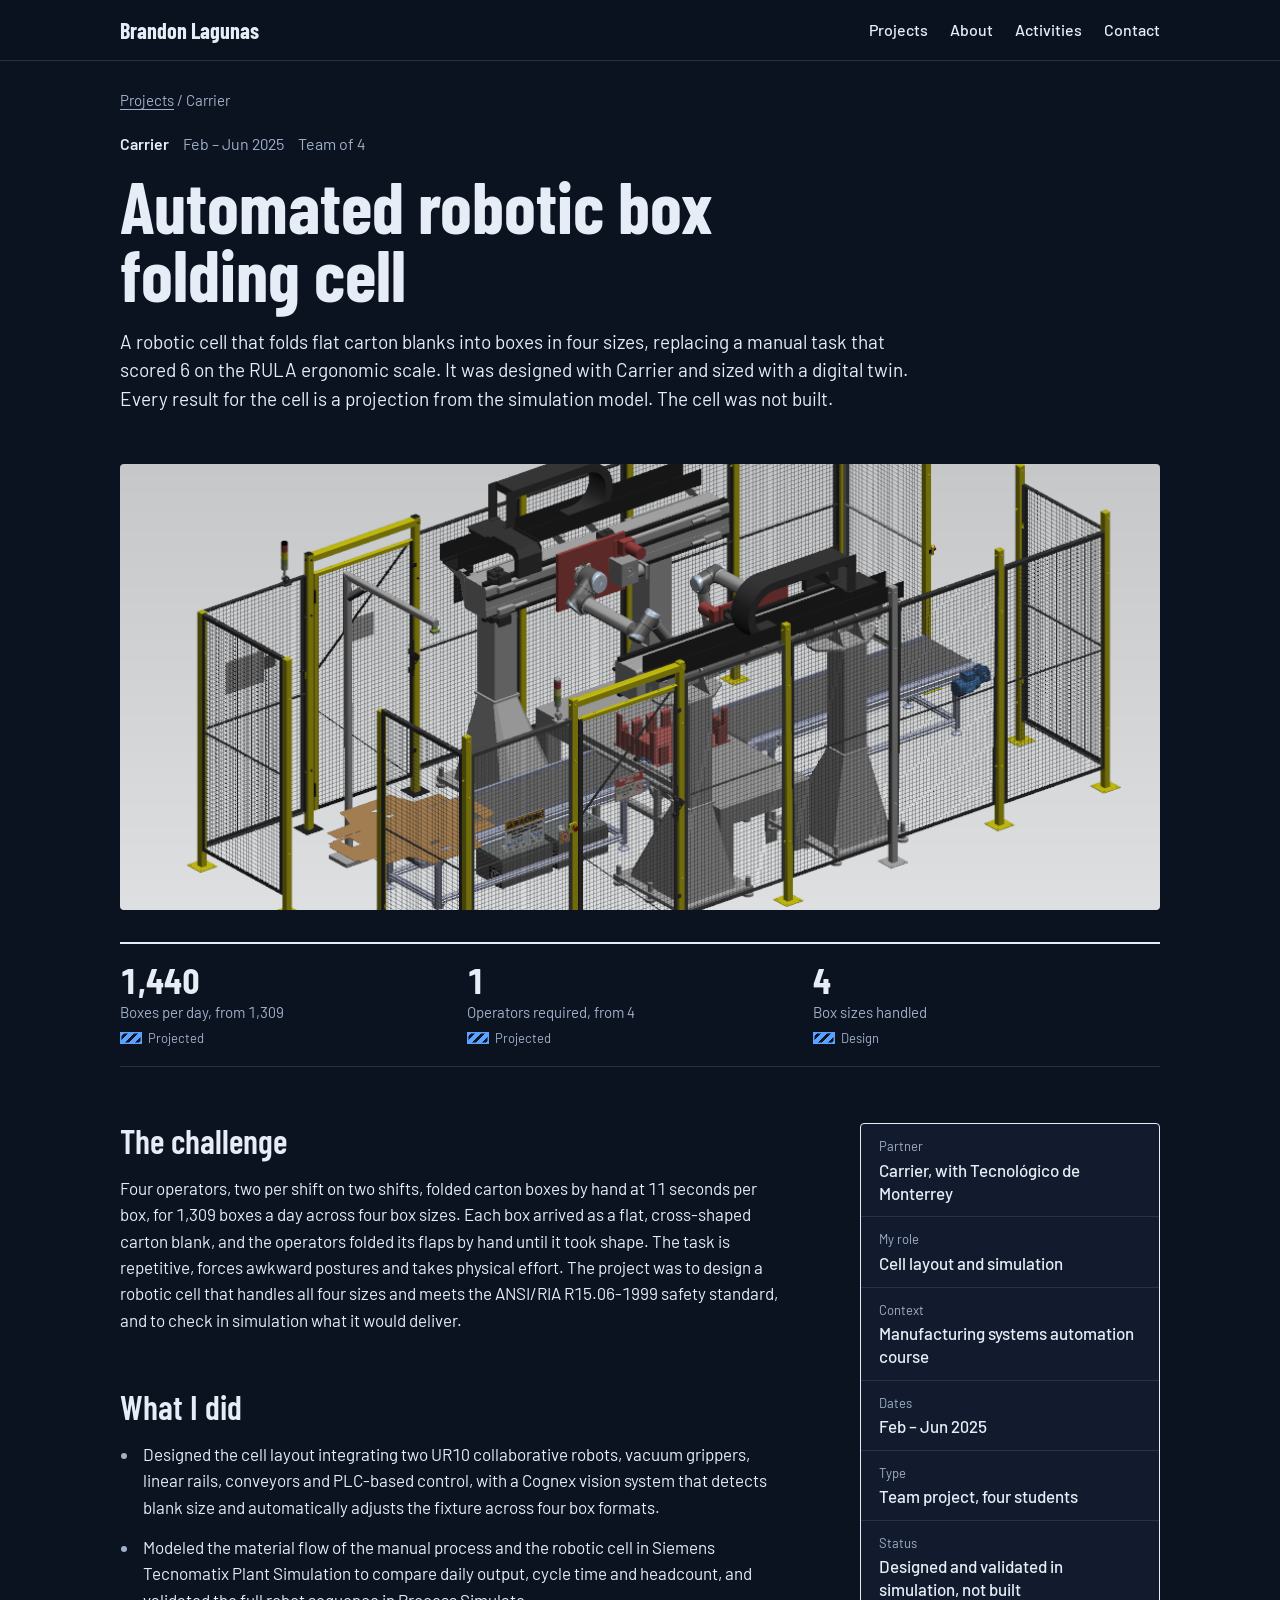
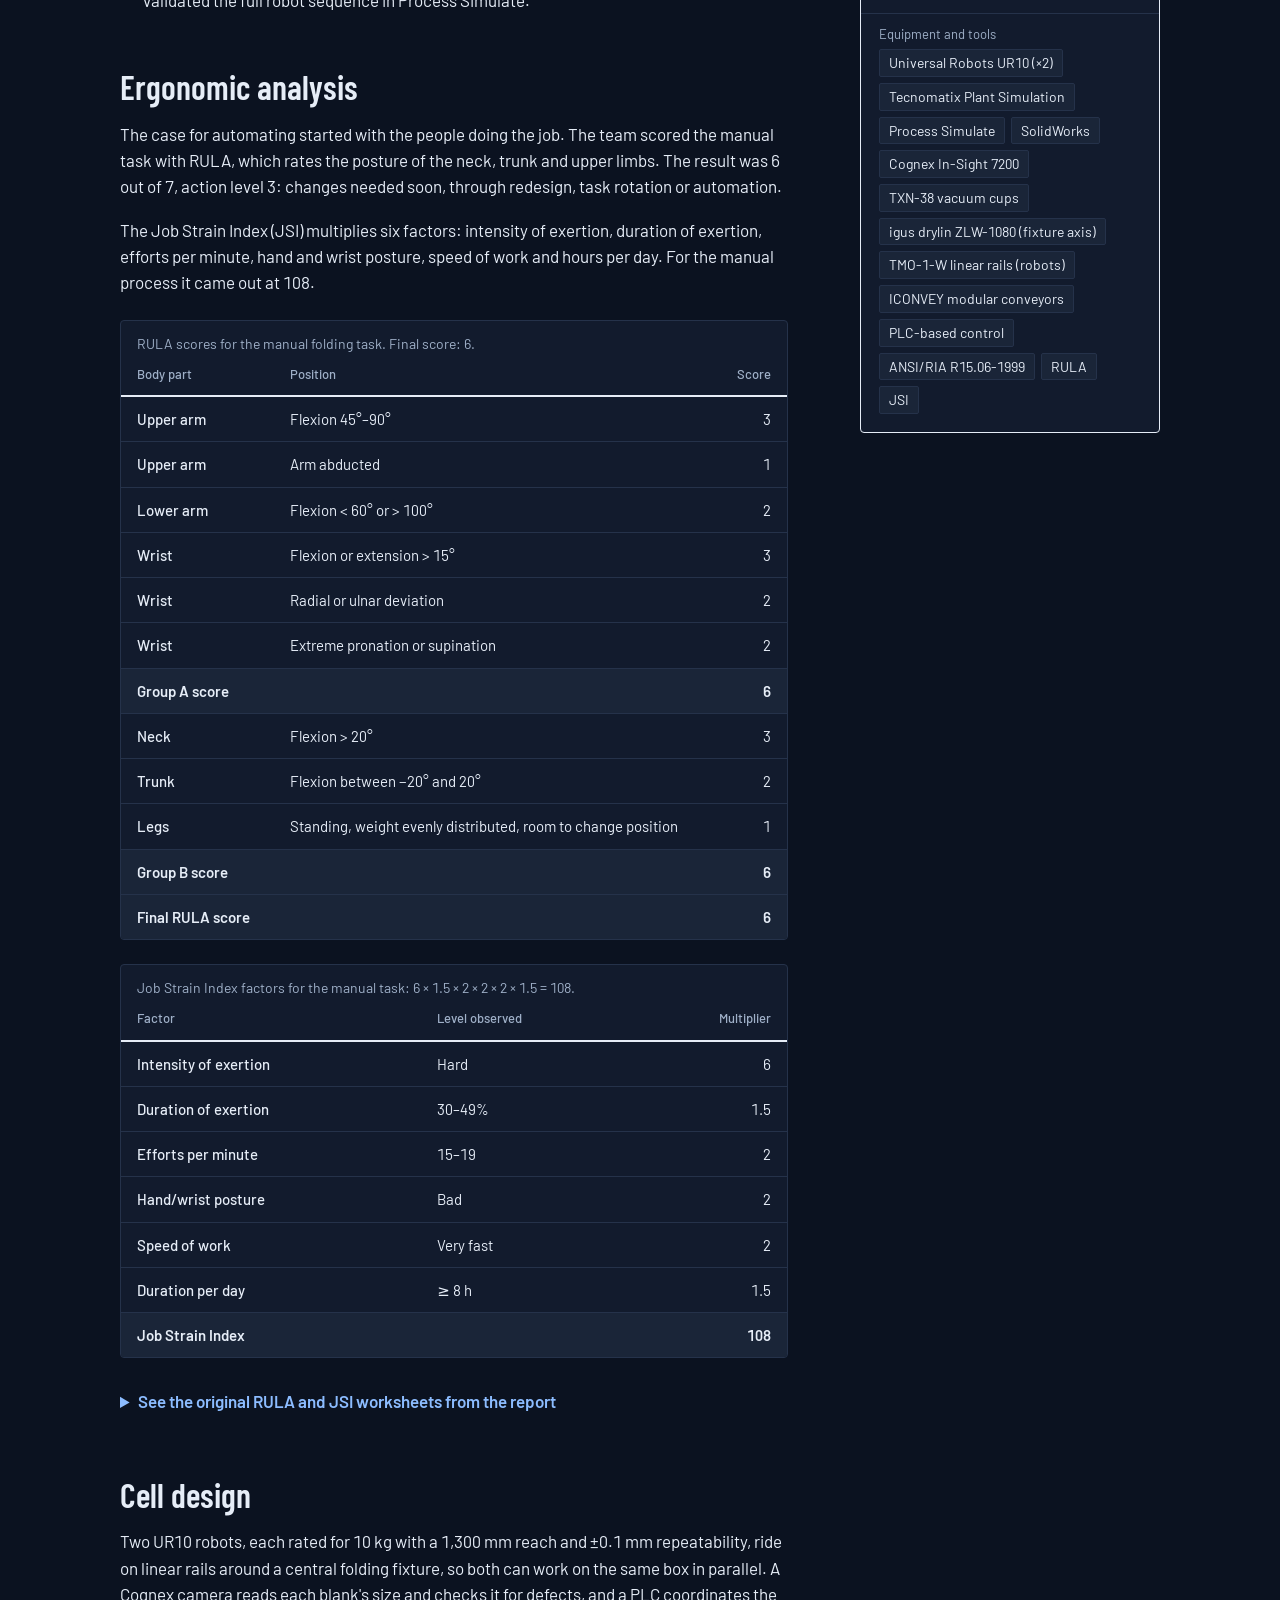
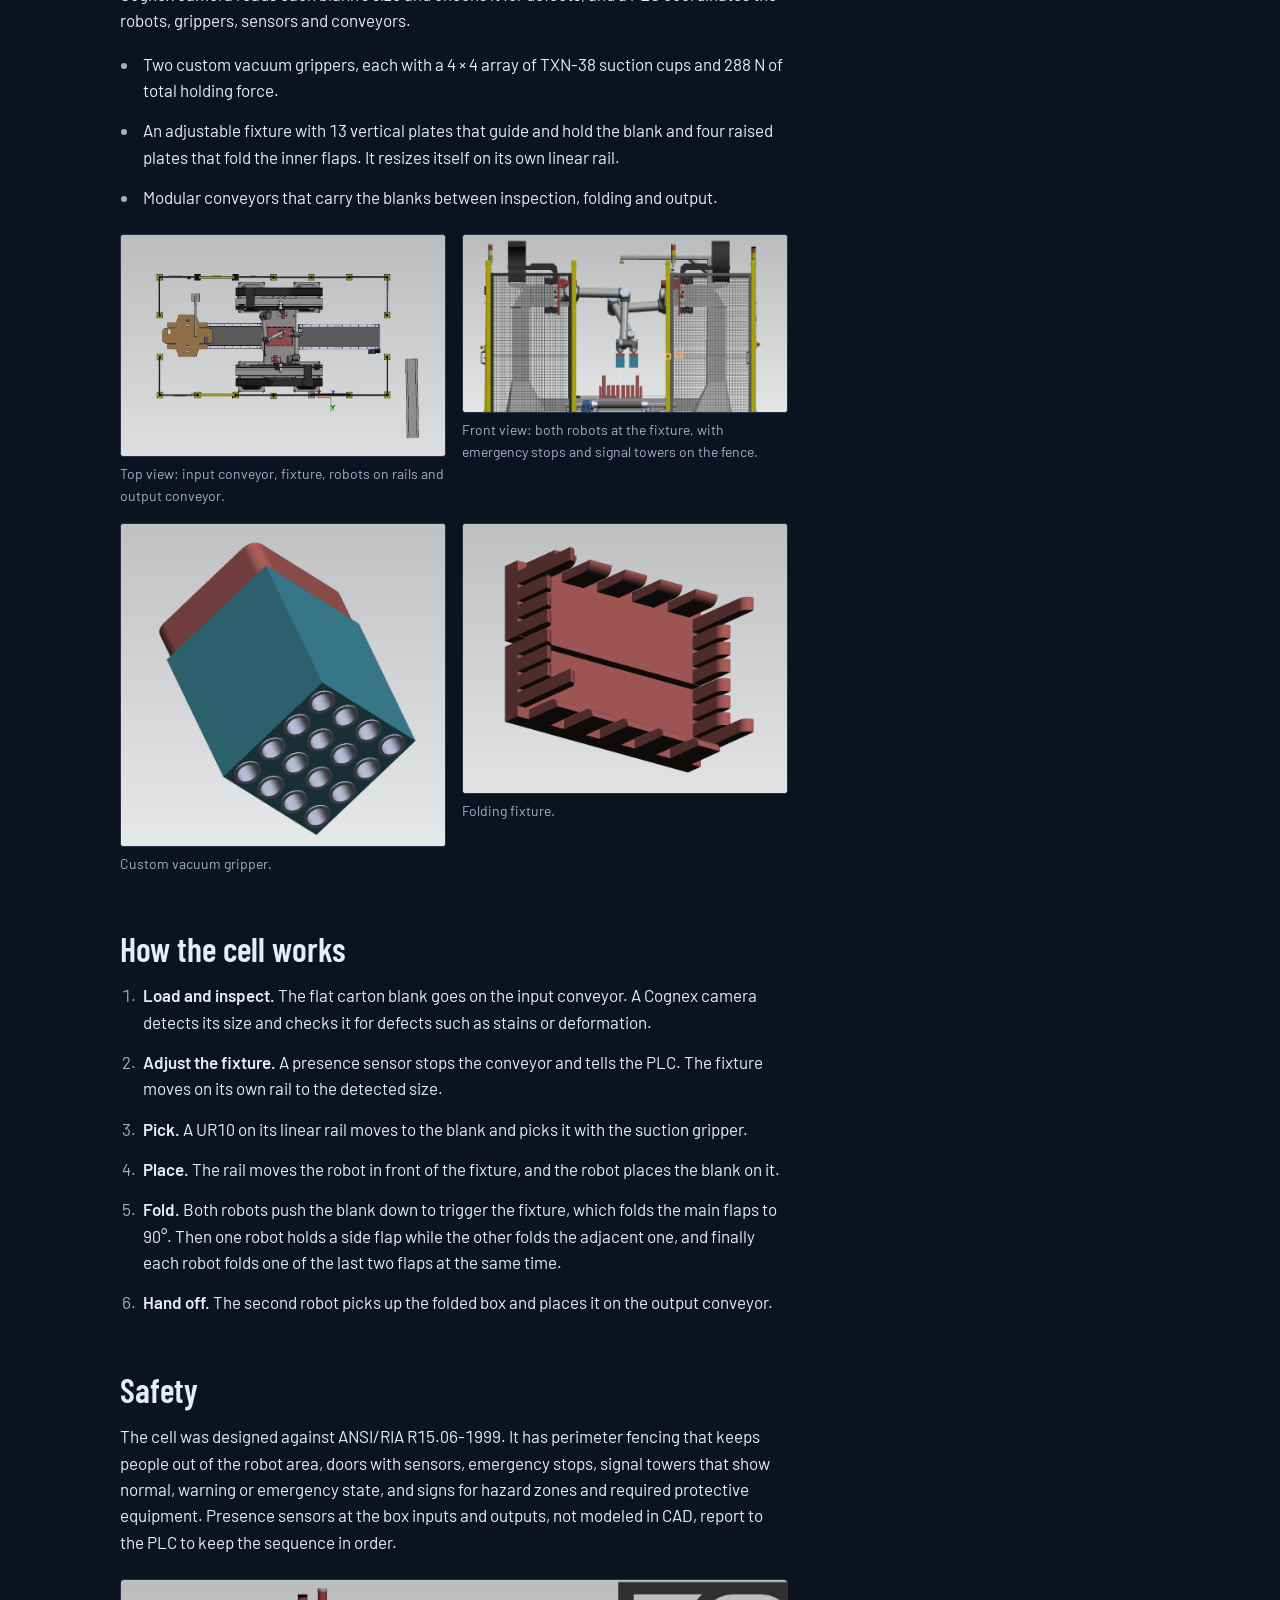
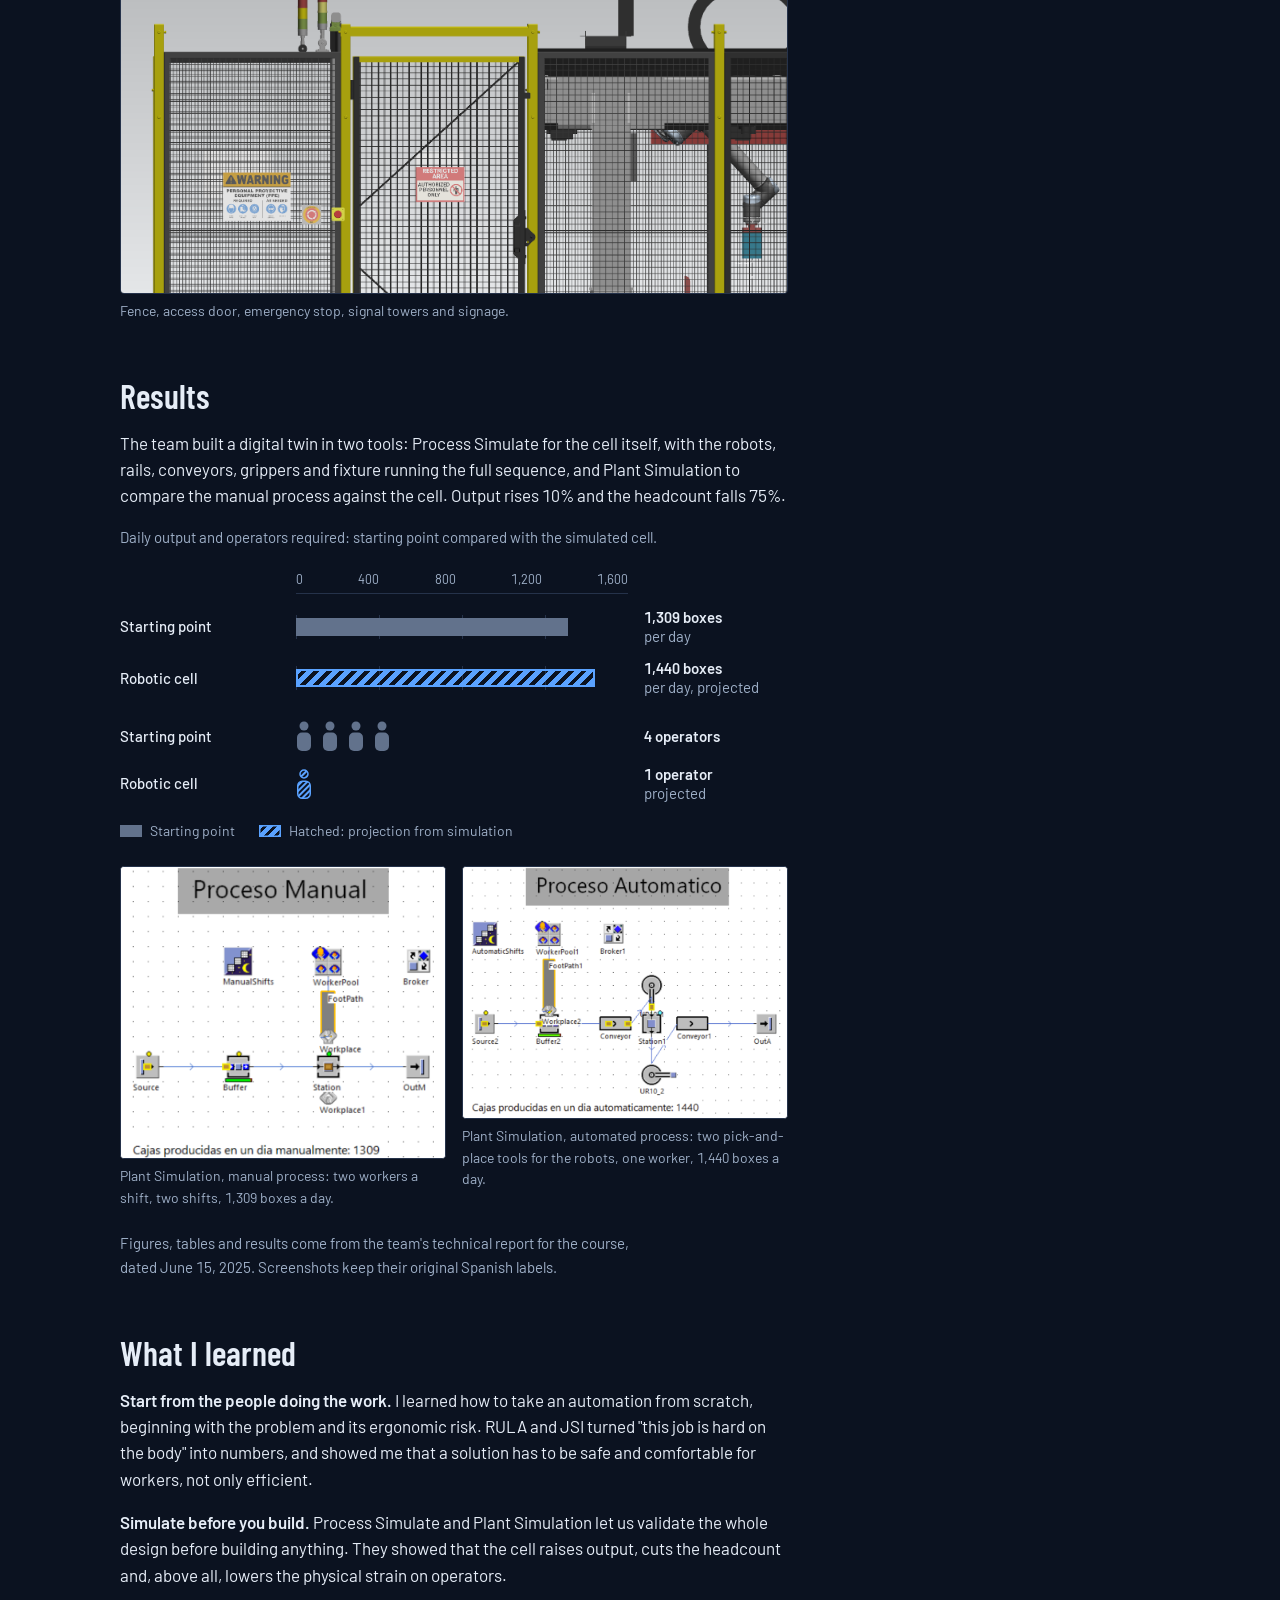
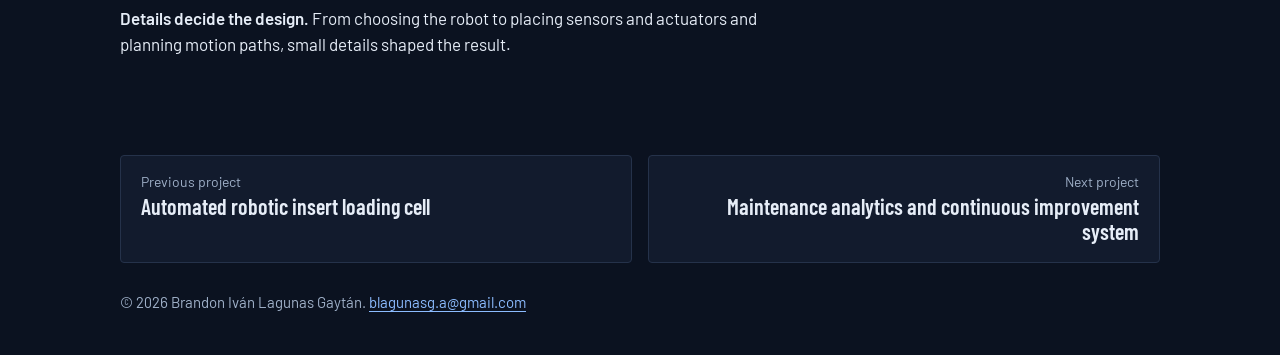
<file: projects/carrier.html>
<!doctype html>
<html lang="en">
<head>
  <meta charset="utf-8">
  <meta name="viewport" content="width=device-width, initial-scale=1">
  <title>Automated robotic box folding cell | Brandon Lagunas</title>
  <meta name="description" content="Carrier project: a robotic cell with two UR10 robots and an adjustable fixture that folds carton boxes in four sizes, backed by an ergonomic analysis and a digital twin in Siemens Tecnomatix.">
  <link rel="stylesheet" href="../css/style.css">
</head>
<body>
  <svg width="0" height="0" style="position:absolute;color:var(--accent)" aria-hidden="true" focusable="false">
    <defs>
      <pattern id="hatch" width="4" height="4" patternUnits="userSpaceOnUse" patternTransform="rotate(45)">
        <rect width="2" height="4" fill="currentColor"></rect>
      </pattern>
    </defs>
  </svg>

  <nav class="site-nav" aria-label="Main">
    <div class="wrap">
      <a class="brand" href="../index.html">Brandon Lagunas</a>
      <ul class="nav-links">
        <li><a href="../index.html#projects">Projects</a></li>
        <li><a href="../index.html#about">About</a></li>
        <li class="optional"><a href="../index.html#activities">Activities</a></li>
        <li><a href="../index.html#contact">Contact</a></li>
      </ul>
    </div>
  </nav>

  <main class="wrap">

    <div class="crumbs"><a href="../index.html#projects">Projects</a> / Carrier</div>

    <header class="project-head">
      <div class="card-meta"><span class="partner">Carrier</span><span>Feb – Jun 2025</span><span>Team of 4</span></div>
      <h1 class="project-title">Automated robotic box folding cell</h1>
      <p class="lede">A robotic cell that folds flat carton blanks into boxes in four sizes, replacing a manual task that scored 6 on the RULA ergonomic scale. It was designed with Carrier and sized with a digital twin. Every result for the cell is a projection from the simulation model. The cell was not built.</p>
    </header>

    <figure class="cover">
      <img src="../img/carrier/cell-isometric.png" width="1031" height="667" alt="Isometric CAD view of the folding cell: two UR10 robots on linear rails around a central fixture, with input and output conveyors inside perimeter fencing.">
    </figure>

    <dl class="stats stats--3">
      <div><dt>Boxes per day, from 1,309</dt><dd>1,440</dd><span class="tag"><span class="swatch sim"></span>Projected</span></div>
      <div><dt>Operators required, from 4</dt><dd>1</dd><span class="tag"><span class="swatch sim"></span>Projected</span></div>
      <div><dt>Box sizes handled</dt><dd>4</dd><span class="tag"><span class="swatch sim"></span>Design</span></div>
    </dl>

    <div class="project-body">
      <div>

        <section class="block" aria-labelledby="challenge-heading">
          <h2 id="challenge-heading">The challenge</h2>
          <p>Four operators, two per shift on two shifts, folded carton boxes by hand at 11 seconds per box, for 1,309 boxes a day across four box sizes. Each box arrived as a flat, cross-shaped carton blank, and the operators folded its flaps by hand until it took shape. The task is repetitive, forces awkward postures and takes physical effort. The project was to design a robotic cell that handles all four sizes and meets the ANSI/RIA R15.06-1999 safety standard, and to check in simulation what it would deliver.</p>
        </section>

        <section class="block" aria-labelledby="work-heading">
          <h2 id="work-heading">What I did</h2>
          <ul class="work">
            <li>Designed the cell layout integrating two UR10 collaborative robots, vacuum grippers, linear rails, conveyors and PLC-based control, with a Cognex vision system that detects blank size and automatically adjusts the fixture across four box formats.</li>
            <li>Modeled the material flow of the manual process and the robotic cell in Siemens Tecnomatix Plant Simulation to compare daily output, cycle time and headcount, and validated the full robot sequence in Process Simulate.</li>
          </ul>
        </section>

        <section class="block" aria-labelledby="ergonomics-heading">
          <h2 id="ergonomics-heading">Ergonomic analysis</h2>
          <p>The case for automating started with the people doing the job. The team scored the manual task with RULA, which rates the posture of the neck, trunk and upper limbs. The result was 6 out of 7, action level 3: changes needed soon, through redesign, task rotation or automation.</p>
          <p>The Job Strain Index (JSI) multiplies six factors: intensity of exertion, duration of exertion, efforts per minute, hand and wrist posture, speed of work and hours per day. For the manual process it came out at 108.</p>
          <div class="table-wrap">
            <table class="risk-table risk-table--rating">
              <caption>RULA scores for the manual folding task. Final score: 6.</caption>
              <thead>
                <tr><th scope="col">Body part</th><th scope="col">Position</th><th scope="col">Score</th></tr>
              </thead>
              <tbody>
                <tr><th scope="row">Upper arm</th><td>Flexion 45°–90°</td><td>3</td></tr>
                <tr><th scope="row">Upper arm</th><td>Arm abducted</td><td>1</td></tr>
                <tr><th scope="row">Lower arm</th><td>Flexion &lt; 60° or &gt; 100°</td><td>2</td></tr>
                <tr><th scope="row">Wrist</th><td>Flexion or extension &gt; 15°</td><td>3</td></tr>
                <tr><th scope="row">Wrist</th><td>Radial or ulnar deviation</td><td>2</td></tr>
                <tr><th scope="row">Wrist</th><td>Extreme pronation or supination</td><td>2</td></tr>
                <tr class="total"><th scope="row">Group A score</th><td></td><td>6</td></tr>
                <tr><th scope="row">Neck</th><td>Flexion &gt; 20°</td><td>3</td></tr>
                <tr><th scope="row">Trunk</th><td>Flexion between −20° and 20°</td><td>2</td></tr>
                <tr><th scope="row">Legs</th><td>Standing, weight evenly distributed, room to change position</td><td>1</td></tr>
                <tr class="total"><th scope="row">Group B score</th><td></td><td>6</td></tr>
                <tr class="total"><th scope="row">Final RULA score</th><td></td><td>6</td></tr>
              </tbody>
            </table>
          </div>
          <div class="table-wrap">
            <table class="risk-table risk-table--rating">
              <caption>Job Strain Index factors for the manual task: 6 × 1.5 × 2 × 2 × 2 × 1.5 = 108.</caption>
              <thead>
                <tr><th scope="col">Factor</th><th scope="col">Level observed</th><th scope="col">Multiplier</th></tr>
              </thead>
              <tbody>
                <tr><th scope="row">Intensity of exertion</th><td>Hard</td><td>6</td></tr>
                <tr><th scope="row">Duration of exertion</th><td>30–49%</td><td>1.5</td></tr>
                <tr><th scope="row">Efforts per minute</th><td>15–19</td><td>2</td></tr>
                <tr><th scope="row">Hand/wrist posture</th><td>Bad</td><td>2</td></tr>
                <tr><th scope="row">Speed of work</th><td>Very fast</td><td>2</td></tr>
                <tr><th scope="row">Duration per day</th><td>≥ 8 h</td><td>1.5</td></tr>
                <tr class="total"><th scope="row">Job Strain Index</th><td></td><td>108</td></tr>
              </tbody>
            </table>
          </div>
          <details class="more">
            <summary>See the original RULA and JSI worksheets from the report</summary>
            <img src="../img/carrier/rula.png" width="2006" height="621" loading="lazy" alt="Original RULA worksheet from the report: scores for arm, forearm, wrist, neck, trunk and legs, with a final RULA score of 6.">
            <img src="../img/carrier/jsi.png" width="1077" height="707" loading="lazy" alt="Original Job Strain Index rating table from the report, with the selected values underlined for each of the six factors.">
          </details>
        </section>

        <section class="block" aria-labelledby="design-heading">
          <h2 id="design-heading">Cell design</h2>
          <p>Two UR10 robots, each rated for 10 kg with a 1,300 mm reach and ±0.1 mm repeatability, ride on linear rails around a central folding fixture, so both can work on the same box in parallel. A Cognex camera reads each blank's size and checks it for defects, and a PLC coordinates the robots, grippers, sensors and conveyors.</p>
          <ul class="work">
            <li>Two custom vacuum grippers, each with a 4 × 4 array of TXN-38 suction cups and 288 N of total holding force.</li>
            <li>An adjustable fixture with 13 vertical plates that guide and hold the blank and four raised plates that fold the inner flaps. It resizes itself on its own linear rail.</li>
            <li>Modular conveyors that carry the blanks between inspection, folding and output.</li>
          </ul>
          <ul class="gallery gallery--natural">
            <li>
              <figure>
                <img src="../img/carrier/cell-top-view.jpg" width="912" height="622" loading="lazy" alt="Top view of the cell: input conveyor at the left, folding fixture and two robots in the center, output conveyor at the right, fence around the whole cell.">
                <figcaption>Top view: input conveyor, fixture, robots on rails and output conveyor.</figcaption>
              </figure>
            </li>
            <li>
              <figure>
                <img src="../img/carrier/cell-front-view.png" width="1407" height="768" loading="lazy" alt="Front view of the cell with both UR10 robots reaching the central fixture, between two fenced rail towers with emergency stops and signal towers.">
                <figcaption>Front view: both robots at the fixture, with emergency stops and signal towers on the fence.</figcaption>
              </figure>
            </li>
            <li>
              <figure>
                <img src="../img/carrier/gripper.png" width="709" height="705" loading="lazy" alt="CAD model of the custom vacuum gripper showing a four by four array of suction cups.">
                <figcaption>Custom vacuum gripper.</figcaption>
              </figure>
            </li>
            <li>
              <figure>
                <img src="../img/carrier/fixture.png" width="781" height="648" loading="lazy" alt="CAD model of the folding fixture with rows of vertical plates and raised fold plates.">
                <figcaption>Folding fixture.</figcaption>
              </figure>
            </li>
          </ul>
        </section>

        <section class="block" aria-labelledby="sequence-heading">
          <h2 id="sequence-heading">How the cell works</h2>
          <ol class="work">
            <li><strong>Load and inspect.</strong> The flat carton blank goes on the input conveyor. A Cognex camera detects its size and checks it for defects such as stains or deformation.</li>
            <li><strong>Adjust the fixture.</strong> A presence sensor stops the conveyor and tells the PLC. The fixture moves on its own rail to the detected size.</li>
            <li><strong>Pick.</strong> A UR10 on its linear rail moves to the blank and picks it with the suction gripper.</li>
            <li><strong>Place.</strong> The rail moves the robot in front of the fixture, and the robot places the blank on it.</li>
            <li><strong>Fold.</strong> Both robots push the blank down to trigger the fixture, which folds the main flaps to 90°. Then one robot holds a side flap while the other folds the adjacent one, and finally each robot folds one of the last two flaps at the same time.</li>
            <li><strong>Hand off.</strong> The second robot picks up the folded box and places it on the output conveyor.</li>
          </ol>
        </section>

        <section class="block" aria-labelledby="safety-heading">
          <h2 id="safety-heading">Safety</h2>
          <p>The cell was designed against ANSI/RIA R15.06-1999. It has perimeter fencing that keeps people out of the robot area, doors with sensors, emergency stops, signal towers that show normal, warning or emergency state, and signs for hazard zones and required protective equipment. Presence sensors at the box inputs and outputs, not modeled in CAD, report to the PLC to keep the sequence in order.</p>
          <figure class="plate">
            <img src="../img/carrier/safety-signage.png" width="1649" height="775" loading="lazy" alt="CAD view of the cell fence with a warning sign for required protective equipment, a restricted area sign on the access door, an emergency stop button and signal towers.">
            <figcaption>Fence, access door, emergency stop, signal towers and signage.</figcaption>
          </figure>
        </section>

        <section class="block" aria-labelledby="results-heading">
          <h2 id="results-heading">Results</h2>
          <p>The team built a digital twin in two tools: Process Simulate for the cell itself, with the robots, rails, conveyors, grippers and fixture running the full sequence, and Plant Simulation to compare the manual process against the cell. Output rises 10% and the headcount falls 75%.</p>

          <figure class="timing">
            <p class="timing-sub">Daily output and operators required: starting point compared with the simulated cell.</p>
            <div class="timing-grid">
              <div class="scale" aria-hidden="true"><span>0</span><span>400</span><span>800</span><span>1,200</span><span>1,600</span></div>

              <div class="row-label">Starting point</div>
              <div class="track"><span class="bar baseline" style="--v:0.8181"></span></div>
              <div class="row-value"><strong>1,309 boxes</strong> <span>per day</span></div>

              <div class="row-label">Robotic cell</div>
              <div class="track"><span class="bar sim" style="--v:0.9"></span></div>
              <div class="row-value"><strong>1,440 boxes</strong> <span>per day, projected</span></div>
            </div>

            <div class="operators">
              <div class="row-label">Starting point</div>
              <div class="people" aria-hidden="true">
                <svg class="person" viewBox="0 0 16 30"><circle cx="8" cy="5" r="4.5" fill="currentColor"/><rect x="1" y="11.5" width="14" height="18.5" rx="5" fill="currentColor"/></svg>
                <svg class="person" viewBox="0 0 16 30"><circle cx="8" cy="5" r="4.5" fill="currentColor"/><rect x="1" y="11.5" width="14" height="18.5" rx="5" fill="currentColor"/></svg>
                <svg class="person" viewBox="0 0 16 30"><circle cx="8" cy="5" r="4.5" fill="currentColor"/><rect x="1" y="11.5" width="14" height="18.5" rx="5" fill="currentColor"/></svg>
                <svg class="person" viewBox="0 0 16 30"><circle cx="8" cy="5" r="4.5" fill="currentColor"/><rect x="1" y="11.5" width="14" height="18.5" rx="5" fill="currentColor"/></svg>
              </div>
              <div class="row-value"><strong>4 operators</strong></div>

              <div class="row-label">Robotic cell</div>
              <div class="people" aria-hidden="true">
                <svg class="person sim" viewBox="0 0 16 30"><circle cx="8" cy="5" r="4" fill="url(#hatch)" stroke="currentColor" stroke-width="1.5"/><rect x="1.75" y="12.25" width="12.5" height="17" rx="4.5" fill="url(#hatch)" stroke="currentColor" stroke-width="1.5"/></svg>
              </div>
              <div class="row-value"><strong>1 operator</strong> <span>projected</span></div>
            </div>

            <ul class="legend">
              <li><span class="swatch baseline"></span>Starting point</li>
              <li><span class="swatch sim"></span>Hatched: projection from simulation</li>
            </ul>
          </figure>

          <ul class="gallery gallery--natural">
            <li>
              <figure>
                <img src="../img/carrier/plant-sim-manual.png" width="706" height="634" loading="lazy" alt="Plant Simulation model of the manual process: source, buffer, folding station and output, with a worker pool and shift calendar. It reports 1,309 boxes produced in a day.">
                <figcaption>Plant Simulation, manual process: two workers a shift, two shifts, 1,309 boxes a day.</figcaption>
              </figure>
            </li>
            <li>
              <figure>
                <img src="../img/carrier/plant-sim-automated.png" width="812" height="629" loading="lazy" alt="Plant Simulation model of the automated process: source, buffer, conveyor, folding station with two pick-and-place tools standing in for the robots, output conveyor and output. It reports 1,440 boxes produced in a day.">
                <figcaption>Plant Simulation, automated process: two pick-and-place tools for the robots, one worker, 1,440 boxes a day.</figcaption>
              </figure>
            </li>
          </ul>
          <p class="note">Figures, tables and results come from the team's technical report for the course, dated June 15, 2025. Screenshots keep their original Spanish labels.</p>
        </section>

        <section class="block" aria-labelledby="learned-heading">
          <h2 id="learned-heading">What I learned</h2>
          <p><strong>Start from the people doing the work.</strong> I learned how to take an automation from scratch, beginning with the problem and its ergonomic risk. RULA and JSI turned "this job is hard on the body" into numbers, and showed me that a solution has to be safe and comfortable for workers, not only efficient.</p>
          <p><strong>Simulate before you build.</strong> Process Simulate and Plant Simulation let us validate the whole design before building anything. They showed that the cell raises output, cuts the headcount and, above all, lowers the physical strain on operators.</p>
          <p><strong>Details decide the design.</strong> From choosing the robot to placing sensors and actuators and planning motion paths, small details shaped the result.</p>
        </section>

      </div>

      <aside class="sidebar" aria-label="Project details">
        <div class="sidebar-box">
          <dl>
            <div><dt>Partner</dt><dd>Carrier, with Tecnológico de Monterrey</dd></div>
            <div><dt>My role</dt><dd>Cell layout and simulation</dd></div>
            <div><dt>Context</dt><dd>Manufacturing systems automation course</dd></div>
            <div><dt>Dates</dt><dd>Feb – Jun 2025</dd></div>
            <div><dt>Type</dt><dd>Team project, four students</dd></div>
            <div><dt>Status</dt><dd>Designed and validated in simulation, not built</dd></div>
          </dl>
          <div class="tools-wrap">
            <h3>Equipment and tools</h3>
            <ul class="tools">
              <li>Universal Robots UR10 (×2)</li>
              <li>Tecnomatix Plant Simulation</li>
              <li>Process Simulate</li>
              <li>SolidWorks</li>
              <li>Cognex In-Sight 7200</li>
              <li>TXN-38 vacuum cups</li>
              <li>igus drylin ZLW-1080 (fixture axis)</li>
              <li>TMO-1-W linear rails (robots)</li>
              <li>ICONVEY modular conveyors</li>
              <li>PLC-based control</li>
              <li>ANSI/RIA R15.06-1999</li>
              <li>RULA</li>
              <li>JSI</li>
            </ul>
          </div>
        </div>
      </aside>
    </div>

    <nav class="pager" aria-label="More projects">
      <a href="vitro.html"><small>Previous project</small>Automated robotic insert loading cell</a>
      <a class="next" href="katcon.html"><small>Next project</small>Maintenance analytics and continuous improvement system</a>
    </nav>

  </main>

  <footer class="footer">
    <div class="wrap">
      <p>© 2026 Brandon Iván Lagunas Gaytán. <a href="mailto:blagunasg.a@gmail.com">blagunasg.a@gmail.com</a></p>
    </div>
  </footer>

</body>
</html>
</file>
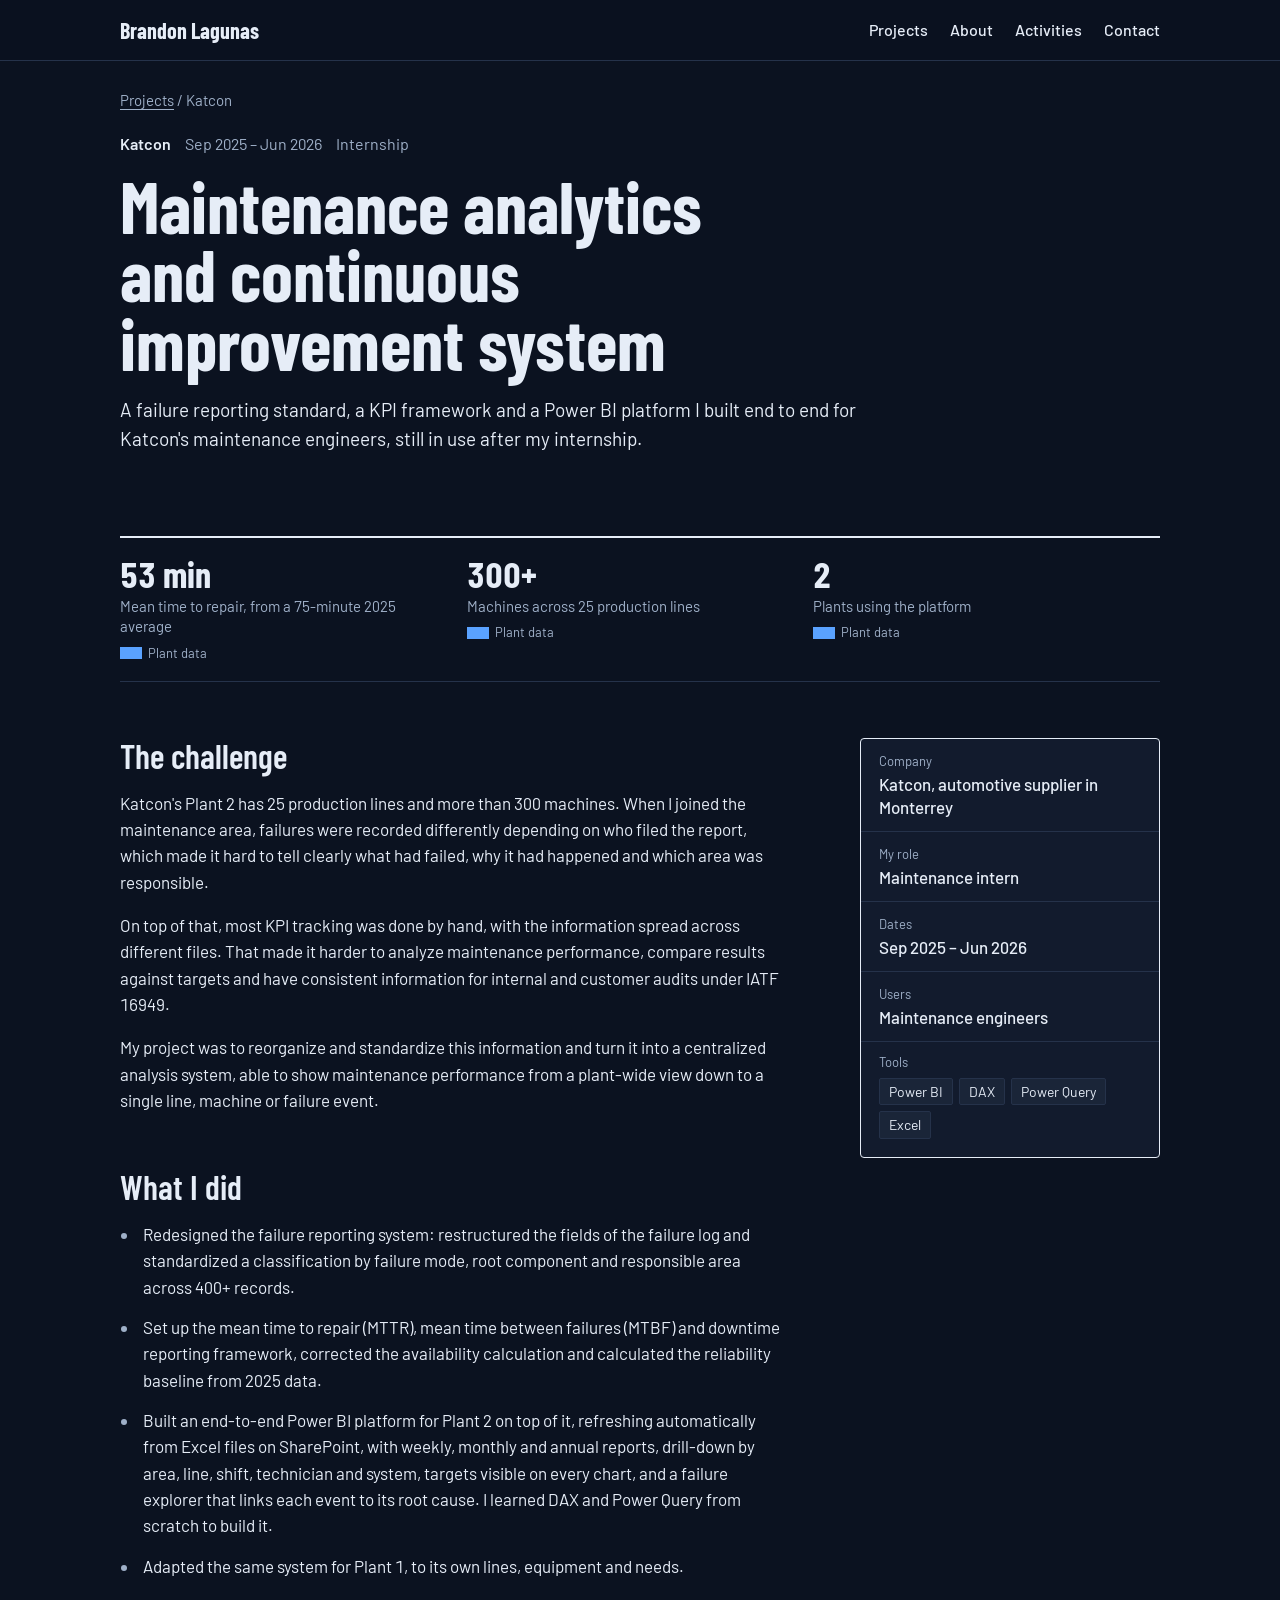
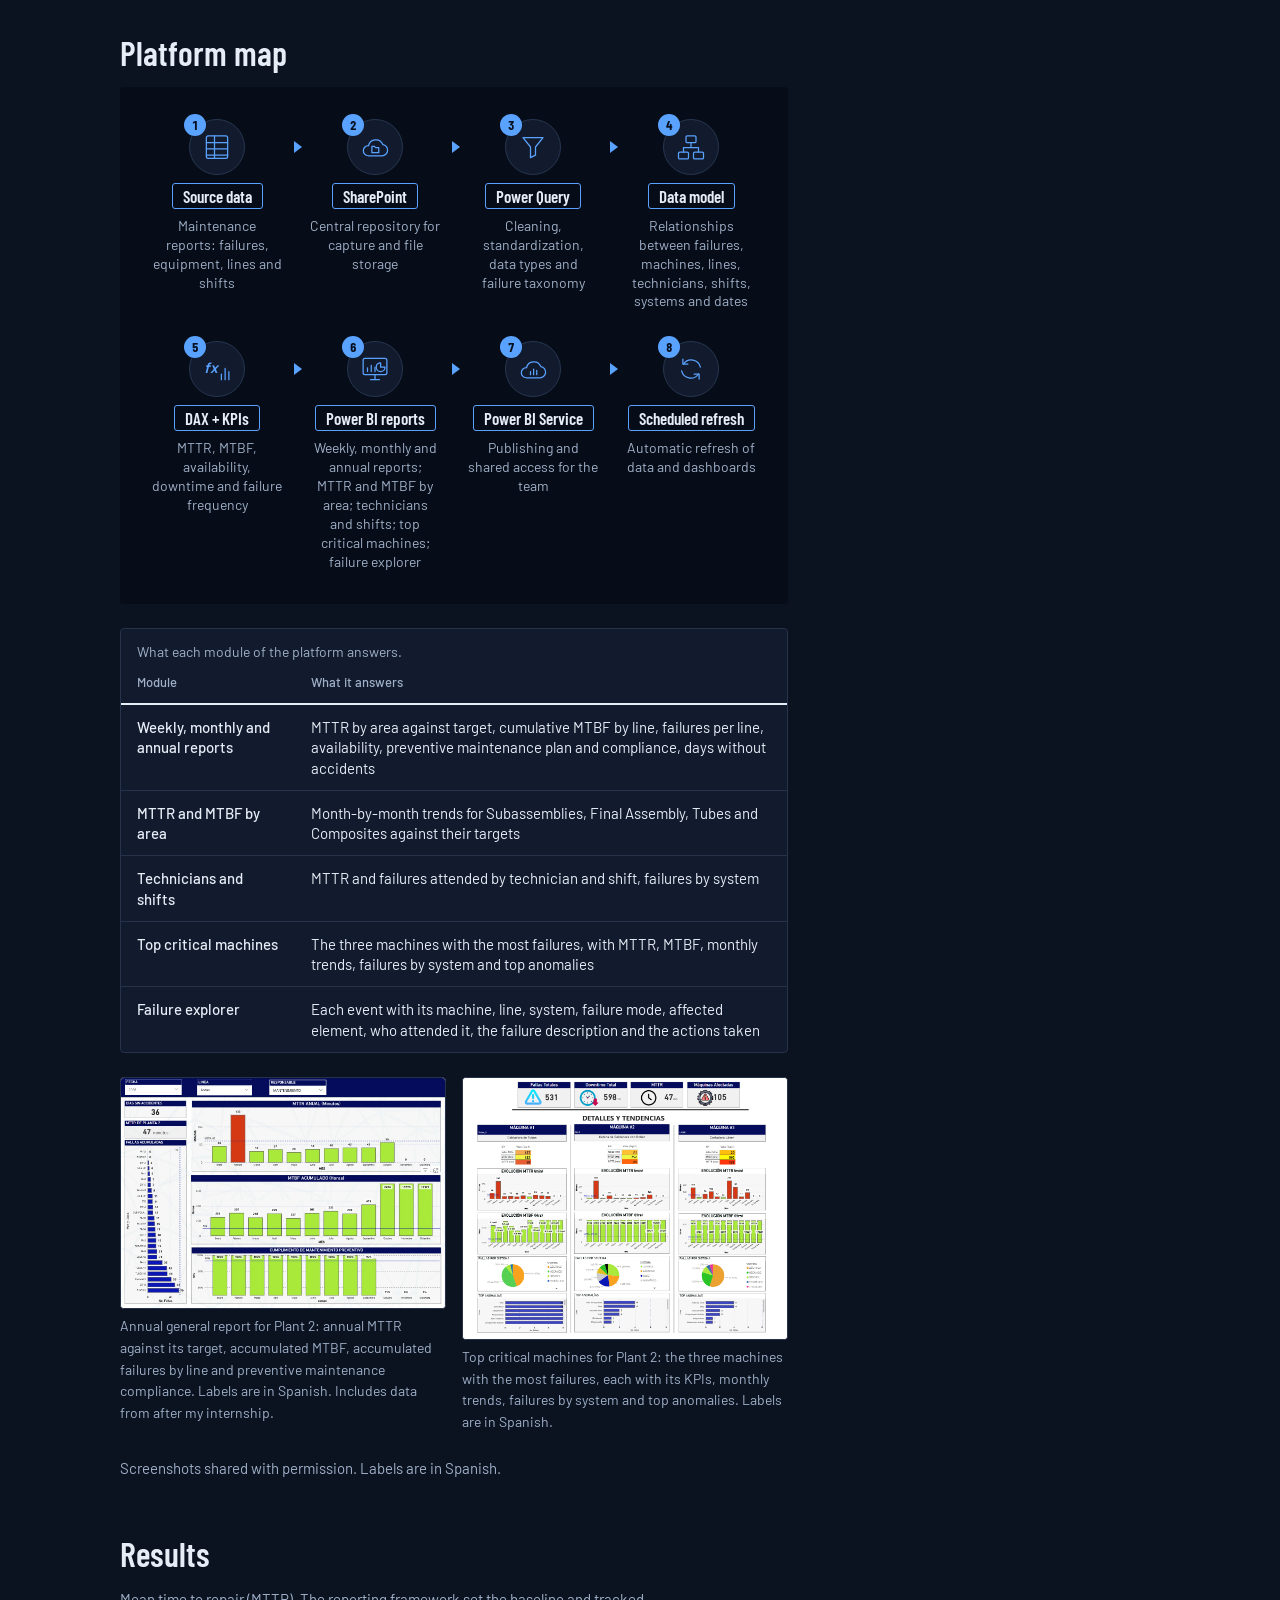
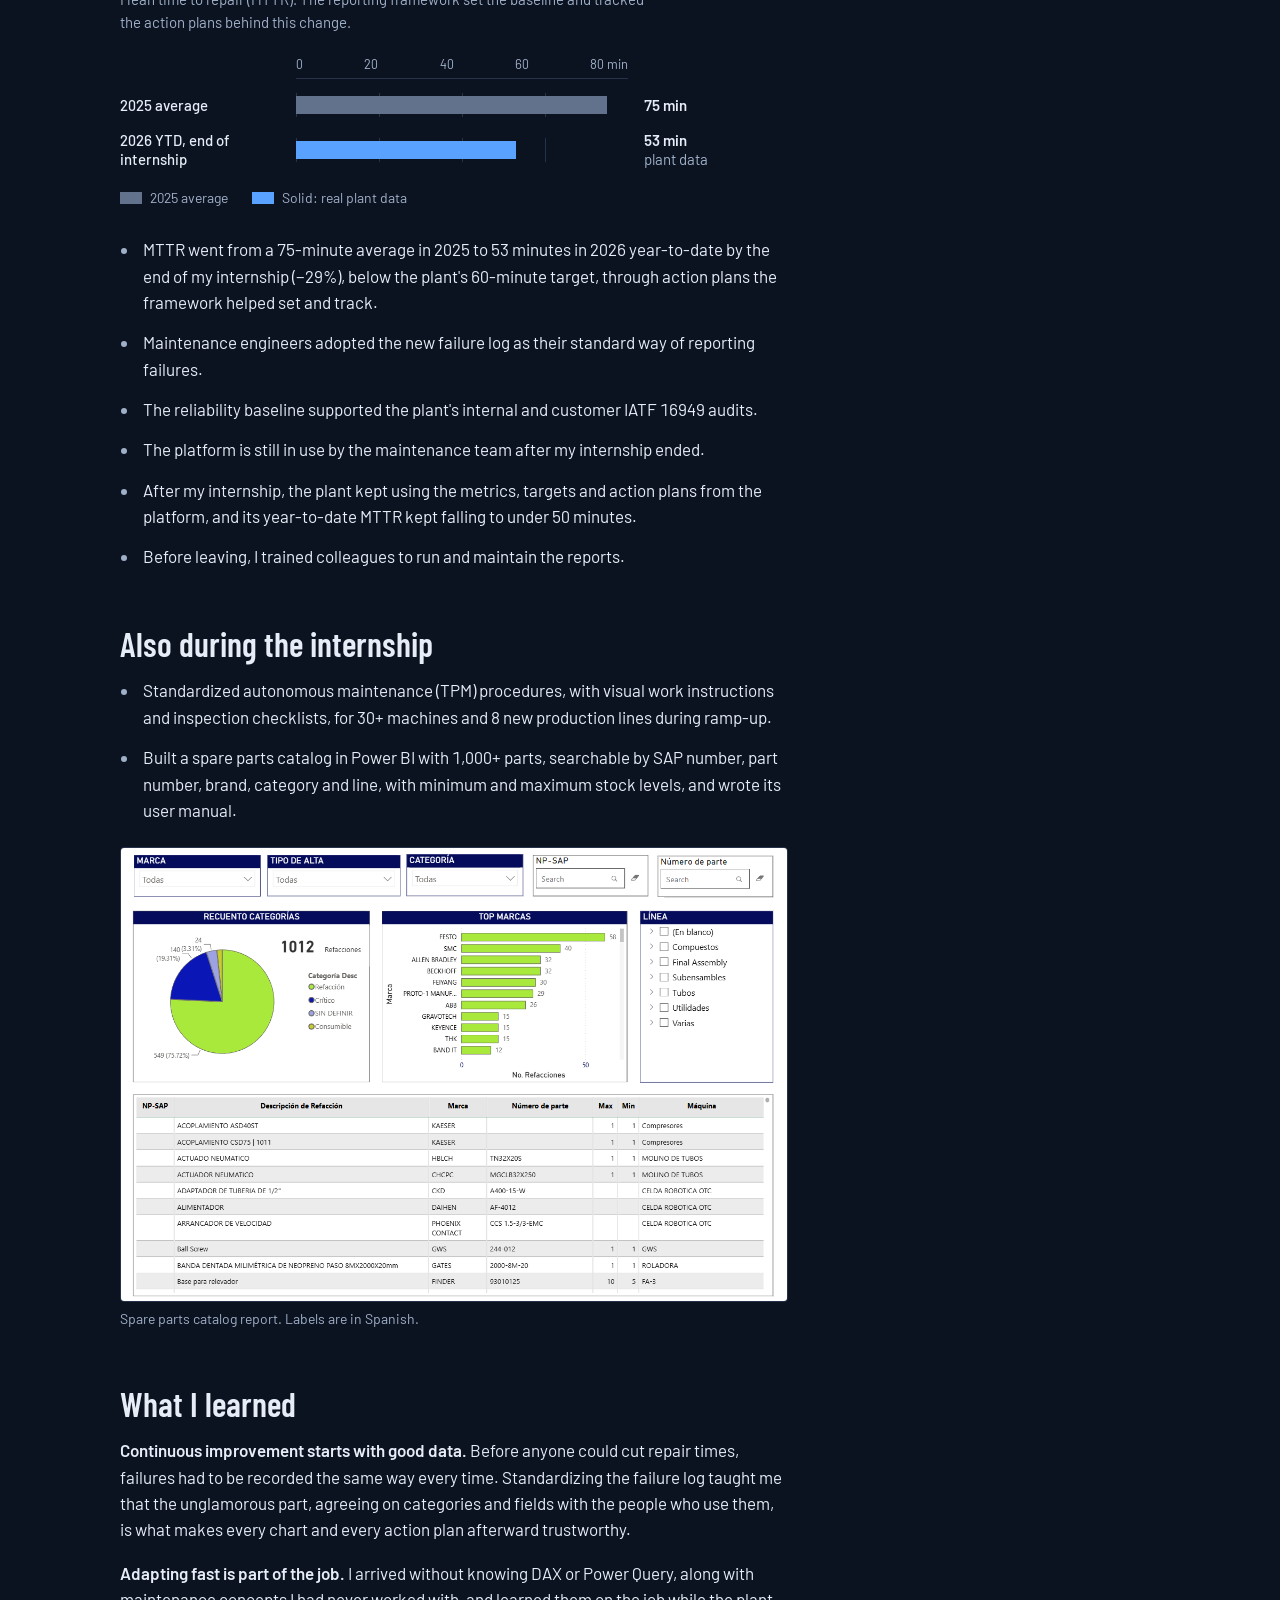
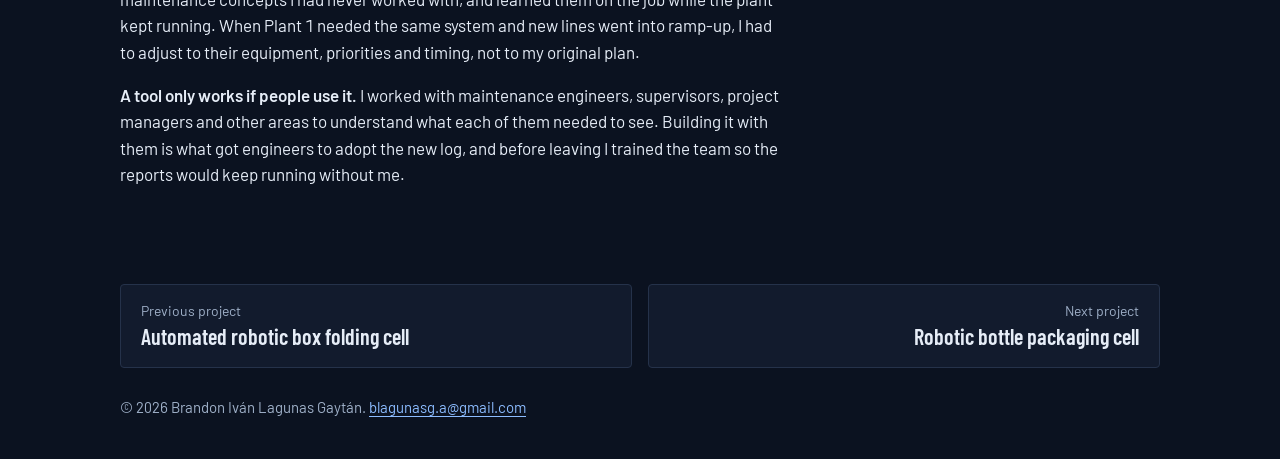
<file: projects/katcon.html>
<!doctype html>
<html lang="en">
<head>
  <meta charset="utf-8">
  <meta name="viewport" content="width=device-width, initial-scale=1">
  <title>Maintenance analytics and continuous improvement system | Brandon Lagunas</title>
  <meta name="description" content="Katcon internship: a Power BI maintenance analytics and continuous improvement system for 25 production lines and 300+ machines, with a standard failure classification and an MTTR, MTBF and downtime reporting framework.">
  <link rel="stylesheet" href="../css/style.css">
</head>
<body>
  <svg width="0" height="0" style="position:absolute" aria-hidden="true" focusable="false">
    <defs>
      <symbol id="i-monitor" viewBox="0 0 48 48"><g fill="none" stroke="currentColor" stroke-width="2" stroke-linecap="round" stroke-linejoin="round"><rect x="5" y="7" width="38" height="26" rx="3"/><path d="M17 41h14M24 33v8"/><path d="M12 28v-6M18 28v-10M24 28v-7"/><path d="M33 14a7 7 0 1 0 7 7h-7z"/></g></symbol>
      <symbol id="i-sheet" viewBox="0 0 48 48"><g fill="none" stroke="currentColor" stroke-width="2" stroke-linecap="round" stroke-linejoin="round"><rect x="7" y="6" width="34" height="36" rx="3"/><path d="M7 17h34M7 27h34M7 37h34M20 6v36"/></g></symbol>
      <symbol id="i-cloud-folder" viewBox="0 0 48 48"><g fill="none" stroke="currentColor" stroke-width="2" stroke-linecap="round" stroke-linejoin="round"><path d="M13 38h22a9 9 0 0 0 1.5-17.9A12 12 0 0 0 13.6 22 8 8 0 0 0 13 38z"/><path d="M19 33h11v-8h-5l-2-2h-4z"/></g></symbol>
      <symbol id="i-funnel" viewBox="0 0 48 48"><g fill="none" stroke="currentColor" stroke-width="2" stroke-linecap="round" stroke-linejoin="round"><path d="M8 9h32L28 24v13l-8 4V24z"/></g></symbol>
      <symbol id="i-model" viewBox="0 0 48 48"><g fill="none" stroke="currentColor" stroke-width="2" stroke-linecap="round" stroke-linejoin="round"><rect x="16" y="6" width="16" height="11" rx="2"/><rect x="4" y="32" width="16" height="11" rx="2"/><rect x="28" y="32" width="16" height="11" rx="2"/><path d="M24 17v8M12 32v-7h24v7"/></g></symbol>
      <symbol id="i-fx" viewBox="0 0 48 48"><text x="3" y="31" font-size="24" font-style="italic" font-weight="600" font-family="Barlow, sans-serif" fill="currentColor">fx</text><g fill="none" stroke="currentColor" stroke-width="2" stroke-linecap="round" stroke-linejoin="round"><path d="M31 41V32M37 41V23M43 41V28"/></g></symbol>
      <symbol id="i-cloud-bars" viewBox="0 0 48 48"><g fill="none" stroke="currentColor" stroke-width="2" stroke-linecap="round" stroke-linejoin="round"><path d="M13 38h22a9 9 0 0 0 1.5-17.9A12 12 0 0 0 13.6 22 8 8 0 0 0 13 38z"/><path d="M20 33v-5M25 33v-9M30 33v-7"/></g></symbol>
      <symbol id="i-refresh" viewBox="0 0 48 48"><g fill="none" stroke="currentColor" stroke-width="2" stroke-linecap="round" stroke-linejoin="round"><path d="M39 21a15 15 0 0 0-27-5"/><path d="M11 8v8h8"/><path d="M9 27a15 15 0 0 0 27 5"/><path d="M37 40v-8h-8"/></g></symbol>
    </defs>
  </svg>

  <nav class="site-nav" aria-label="Main">
    <div class="wrap">
      <a class="brand" href="../index.html">Brandon Lagunas</a>
      <ul class="nav-links">
        <li><a href="../index.html#projects">Projects</a></li>
        <li><a href="../index.html#about">About</a></li>
        <li class="optional"><a href="../index.html#activities">Activities</a></li>
        <li><a href="../index.html#contact">Contact</a></li>
      </ul>
    </div>
  </nav>

  <main class="wrap">

    <div class="crumbs"><a href="../index.html#projects">Projects</a> / Katcon</div>

    <header class="project-head">
      <div class="card-meta"><span class="partner">Katcon</span><span>Sep 2025 – Jun 2026</span><span>Internship</span></div>
      <h1 class="project-title">Maintenance analytics and continuous improvement system</h1>
      <p class="lede">A failure reporting standard, a KPI framework and a Power BI platform I built end to end for Katcon's maintenance engineers, still in use after my internship.</p>
    </header>

    <dl class="stats stats--3">
      <div><dt>Mean time to repair, from a 75-minute 2025 average</dt><dd>53 min</dd><span class="tag"><span class="swatch real"></span>Plant data</span></div>
      <div><dt>Machines across 25 production lines</dt><dd>300+</dd><span class="tag"><span class="swatch real"></span>Plant data</span></div>
      <div><dt>Plants using the platform</dt><dd>2</dd><span class="tag"><span class="swatch real"></span>Plant data</span></div>
    </dl>

    <div class="project-body">
      <div>

        <section class="block" aria-labelledby="challenge-heading">
          <h2 id="challenge-heading">The challenge</h2>
          <p>Katcon's Plant 2 has 25 production lines and more than 300 machines. When I joined the maintenance area, failures were recorded differently depending on who filed the report, which made it hard to tell clearly what had failed, why it had happened and which area was responsible.</p>
          <p>On top of that, most KPI tracking was done by hand, with the information spread across different files. That made it harder to analyze maintenance performance, compare results against targets and have consistent information for internal and customer audits under IATF 16949.</p>
          <p>My project was to reorganize and standardize this information and turn it into a centralized analysis system, able to show maintenance performance from a plant-wide view down to a single line, machine or failure event.</p>
        </section>

        <section class="block" aria-labelledby="work-heading">
          <h2 id="work-heading">What I did</h2>
          <ul class="work">
            <li>Redesigned the failure reporting system: restructured the fields of the failure log and standardized a classification by failure mode, root component and responsible area across 400+ records.</li>
            <li>Set up the mean time to repair (MTTR), mean time between failures (MTBF) and downtime reporting framework, corrected the availability calculation and calculated the reliability baseline from 2025 data.</li>
            <li>Built an end-to-end Power BI platform for Plant 2 on top of it, refreshing automatically from Excel files on SharePoint, with weekly, monthly and annual reports, drill-down by area, line, shift, technician and system, targets visible on every chart, and a failure explorer that links each event to its root cause. I learned DAX and Power Query from scratch to build it.</li>
            <li>Adapted the same system for Plant 1, to its own lines, equipment and needs.</li>
          </ul>
        </section>

        <section class="block" aria-labelledby="platform-heading">
          <h2 id="platform-heading">Platform map</h2>

          <figure class="cover cover--steps">
            <ol class="steps steps--8" aria-label="Technical flow of the platform, from the source data to the scheduled refresh">
              <li><span class="step-icon"><svg aria-hidden="true" focusable="false"><use href="#i-sheet"/></svg><span class="step-num" aria-hidden="true">1</span></span><span class="step-title">Source data</span><span class="step-text">Maintenance reports: failures, equipment, lines and shifts</span></li>
              <li><span class="step-icon"><svg aria-hidden="true" focusable="false"><use href="#i-cloud-folder"/></svg><span class="step-num" aria-hidden="true">2</span></span><span class="step-title">SharePoint</span><span class="step-text">Central repository for capture and file storage</span></li>
              <li><span class="step-icon"><svg aria-hidden="true" focusable="false"><use href="#i-funnel"/></svg><span class="step-num" aria-hidden="true">3</span></span><span class="step-title">Power Query</span><span class="step-text">Cleaning, standardization, data types and failure taxonomy</span></li>
              <li><span class="step-icon"><svg aria-hidden="true" focusable="false"><use href="#i-model"/></svg><span class="step-num" aria-hidden="true">4</span></span><span class="step-title">Data model</span><span class="step-text">Relationships between failures, machines, lines, technicians, shifts, systems and dates</span></li>
              <li><span class="step-icon"><svg aria-hidden="true" focusable="false"><use href="#i-fx"/></svg><span class="step-num" aria-hidden="true">5</span></span><span class="step-title">DAX + KPIs</span><span class="step-text">MTTR, MTBF, availability, downtime and failure frequency</span></li>
              <li><span class="step-icon"><svg aria-hidden="true" focusable="false"><use href="#i-monitor"/></svg><span class="step-num" aria-hidden="true">6</span></span><span class="step-title">Power BI reports</span><span class="step-text">Weekly, monthly and annual reports; MTTR and MTBF by area; technicians and shifts; top critical machines; failure explorer</span></li>
              <li><span class="step-icon"><svg aria-hidden="true" focusable="false"><use href="#i-cloud-bars"/></svg><span class="step-num" aria-hidden="true">7</span></span><span class="step-title">Power BI Service</span><span class="step-text">Publishing and shared access for the team</span></li>
              <li><span class="step-icon"><svg aria-hidden="true" focusable="false"><use href="#i-refresh"/></svg><span class="step-num" aria-hidden="true">8</span></span><span class="step-title">Scheduled refresh</span><span class="step-text">Automatic refresh of data and dashboards</span></li>
            </ol>
          </figure>

          <div class="table-wrap">
            <table class="risk-table risk-table--rating">
              <caption>What each module of the platform answers.</caption>
              <thead>
                <tr><th scope="col">Module</th><th scope="col">What it answers</th></tr>
              </thead>
              <tbody>
                <tr><th scope="row">Weekly, monthly and annual reports</th><td>MTTR by area against target, cumulative MTBF by line, failures per line, availability, preventive maintenance plan and compliance, days without accidents</td></tr>
                <tr><th scope="row">MTTR and MTBF by area</th><td>Month-by-month trends for Subassemblies, Final Assembly, Tubes and Composites against their targets</td></tr>
                <tr><th scope="row">Technicians and shifts</th><td>MTTR and failures attended by technician and shift, failures by system</td></tr>
                <tr><th scope="row">Top critical machines</th><td>The three machines with the most failures, with MTTR, MTBF, monthly trends, failures by system and top anomalies</td></tr>
                <tr><th scope="row">Failure explorer</th><td>Each event with its machine, line, system, failure mode, affected element, who attended it, the failure description and the actions taken</td></tr>
              </tbody>
            </table>
          </div>

          <ul class="gallery gallery--natural">
            <li>
              <figure>
                <img src="../img/katcon/annual-report.png" width="1274" height="906" loading="lazy" alt="Annual general report dashboard for Plant 2: days without accidents, plant MTTR, accumulated failures by line, annual MTTR by month against a 60-minute target, accumulated MTBF by month and preventive maintenance compliance.">
                <figcaption>Annual general report for Plant 2: annual MTTR against its target, accumulated MTBF, accumulated failures by line and preventive maintenance compliance. Labels are in Spanish. Includes data from after my internship.</figcaption>
              </figure>
            </li>
            <li>
              <figure>
                <img src="../img/katcon/top-critical-machines.png" width="1218" height="981" loading="lazy" alt="Top critical machines dashboard for Plant 2: totals for failures, downtime, MTTR and affected machines, and for each of the three machines its KPIs, monthly MTTR and MTBF charts, failures by system and top anomalies.">
                <figcaption>Top critical machines for Plant 2: the three machines with the most failures, each with its KPIs, monthly trends, failures by system and top anomalies. Labels are in Spanish.</figcaption>
              </figure>
            </li>
          </ul>

          <p class="note">Screenshots shared with permission. Labels are in Spanish.</p>
        </section>

        <section class="block" aria-labelledby="results-heading">
          <h2 id="results-heading">Results</h2>
          <figure class="timing">
            <p class="timing-sub">Mean time to repair (MTTR). The reporting framework set the baseline and tracked the action plans behind this change.</p>
            <div class="timing-grid">
              <div class="scale" aria-hidden="true"><span>0</span><span>20</span><span>40</span><span>60</span><span>80 min</span></div>

              <div class="row-label">2025 average</div>
              <div class="track"><span class="bar baseline" style="--v:0.9375"></span></div>
              <div class="row-value"><strong>75 min</strong></div>

              <div class="row-label">2026 YTD, end of internship</div>
              <div class="track"><span class="bar real" style="--v:0.6625"></span></div>
              <div class="row-value"><strong>53 min</strong> <span>plant data</span></div>
            </div>
            <ul class="legend">
              <li><span class="swatch baseline"></span>2025 average</li>
              <li><span class="swatch real"></span>Solid: real plant data</li>
            </ul>
          </figure>
          <ul class="work">
            <li>MTTR went from a 75-minute average in 2025 to 53 minutes in 2026 year-to-date by the end of my internship (−29%), below the plant's 60-minute target, through action plans the framework helped set and track.</li>
            <li>Maintenance engineers adopted the new failure log as their standard way of reporting failures.</li>
            <li>The reliability baseline supported the plant's internal and customer IATF 16949 audits.</li>
            <li>The platform is still in use by the maintenance team after my internship ended.</li>
            <li>After my internship, the plant kept using the metrics, targets and action plans from the platform, and its year-to-date MTTR kept falling to under 50 minutes.</li>
            <li>Before leaving, I trained colleagues to run and maintain the reports.</li>
          </ul>
        </section>

        <section class="block" aria-labelledby="also-heading">
          <h2 id="also-heading">Also during the internship</h2>
          <ul class="work">
            <li>Standardized autonomous maintenance (TPM) procedures, with visual work instructions and inspection checklists, for 30+ machines and 8 new production lines during ramp-up.</li>
            <li>Built a spare parts catalog in Power BI with 1,000+ parts, searchable by SAP number, part number, brand, category and line, with minimum and maximum stock levels, and wrote its user manual.</li>
          </ul>
          <figure class="plate">
            <img src="../img/katcon/spare-parts-catalog.png" width="1249" height="849" loading="lazy" alt="Spare parts catalog dashboard: filters by brand, entry type, category, SAP number and part number, a count of 1,012 spare parts by category, the top brands, a line filter and a table with description, brand, part number, minimum and maximum stock and machine.">
            <figcaption>Spare parts catalog report. Labels are in Spanish.</figcaption>
          </figure>
        </section>

        <section class="block" aria-labelledby="learned-heading">
          <h2 id="learned-heading">What I learned</h2>
          <p><strong>Continuous improvement starts with good data.</strong> Before anyone could cut repair times, failures had to be recorded the same way every time. Standardizing the failure log taught me that the unglamorous part, agreeing on categories and fields with the people who use them, is what makes every chart and every action plan afterward trustworthy.</p>
          <p><strong>Adapting fast is part of the job.</strong> I arrived without knowing DAX or Power Query, along with maintenance concepts I had never worked with, and learned them on the job while the plant kept running. When Plant 1 needed the same system and new lines went into ramp-up, I had to adjust to their equipment, priorities and timing, not to my original plan.</p>
          <p><strong>A tool only works if people use it.</strong> I worked with maintenance engineers, supervisors, project managers and other areas to understand what each of them needed to see. Building it with them is what got engineers to adopt the new log, and before leaving I trained the team so the reports would keep running without me.</p>
        </section>

      </div>

      <aside class="sidebar" aria-label="Project details">
        <div class="sidebar-box">
          <dl>
            <div><dt>Company</dt><dd>Katcon, automotive supplier in Monterrey</dd></div>
            <div><dt>My role</dt><dd>Maintenance intern</dd></div>
            <div><dt>Dates</dt><dd>Sep 2025 – Jun 2026</dd></div>
            <div><dt>Users</dt><dd>Maintenance engineers</dd></div>
          </dl>
          <div class="tools-wrap">
            <h3>Tools</h3>
            <ul class="tools">
              <li>Power BI</li>
              <li>DAX</li>
              <li>Power Query</li>
              <li>Excel</li>
            </ul>
          </div>
        </div>
      </aside>
    </div>

    <nav class="pager" aria-label="More projects">
      <a href="carrier.html"><small>Previous project</small>Automated robotic box folding cell</a>
      <a class="next" href="reto-abb.html"><small>Next project</small>Robotic bottle packaging cell</a>
    </nav>

  </main>

  <footer class="footer">
    <div class="wrap">
      <p>© 2026 Brandon Iván Lagunas Gaytán. <a href="mailto:blagunasg.a@gmail.com">blagunasg.a@gmail.com</a></p>
    </div>
  </footer>

</body>
</html>
</file>
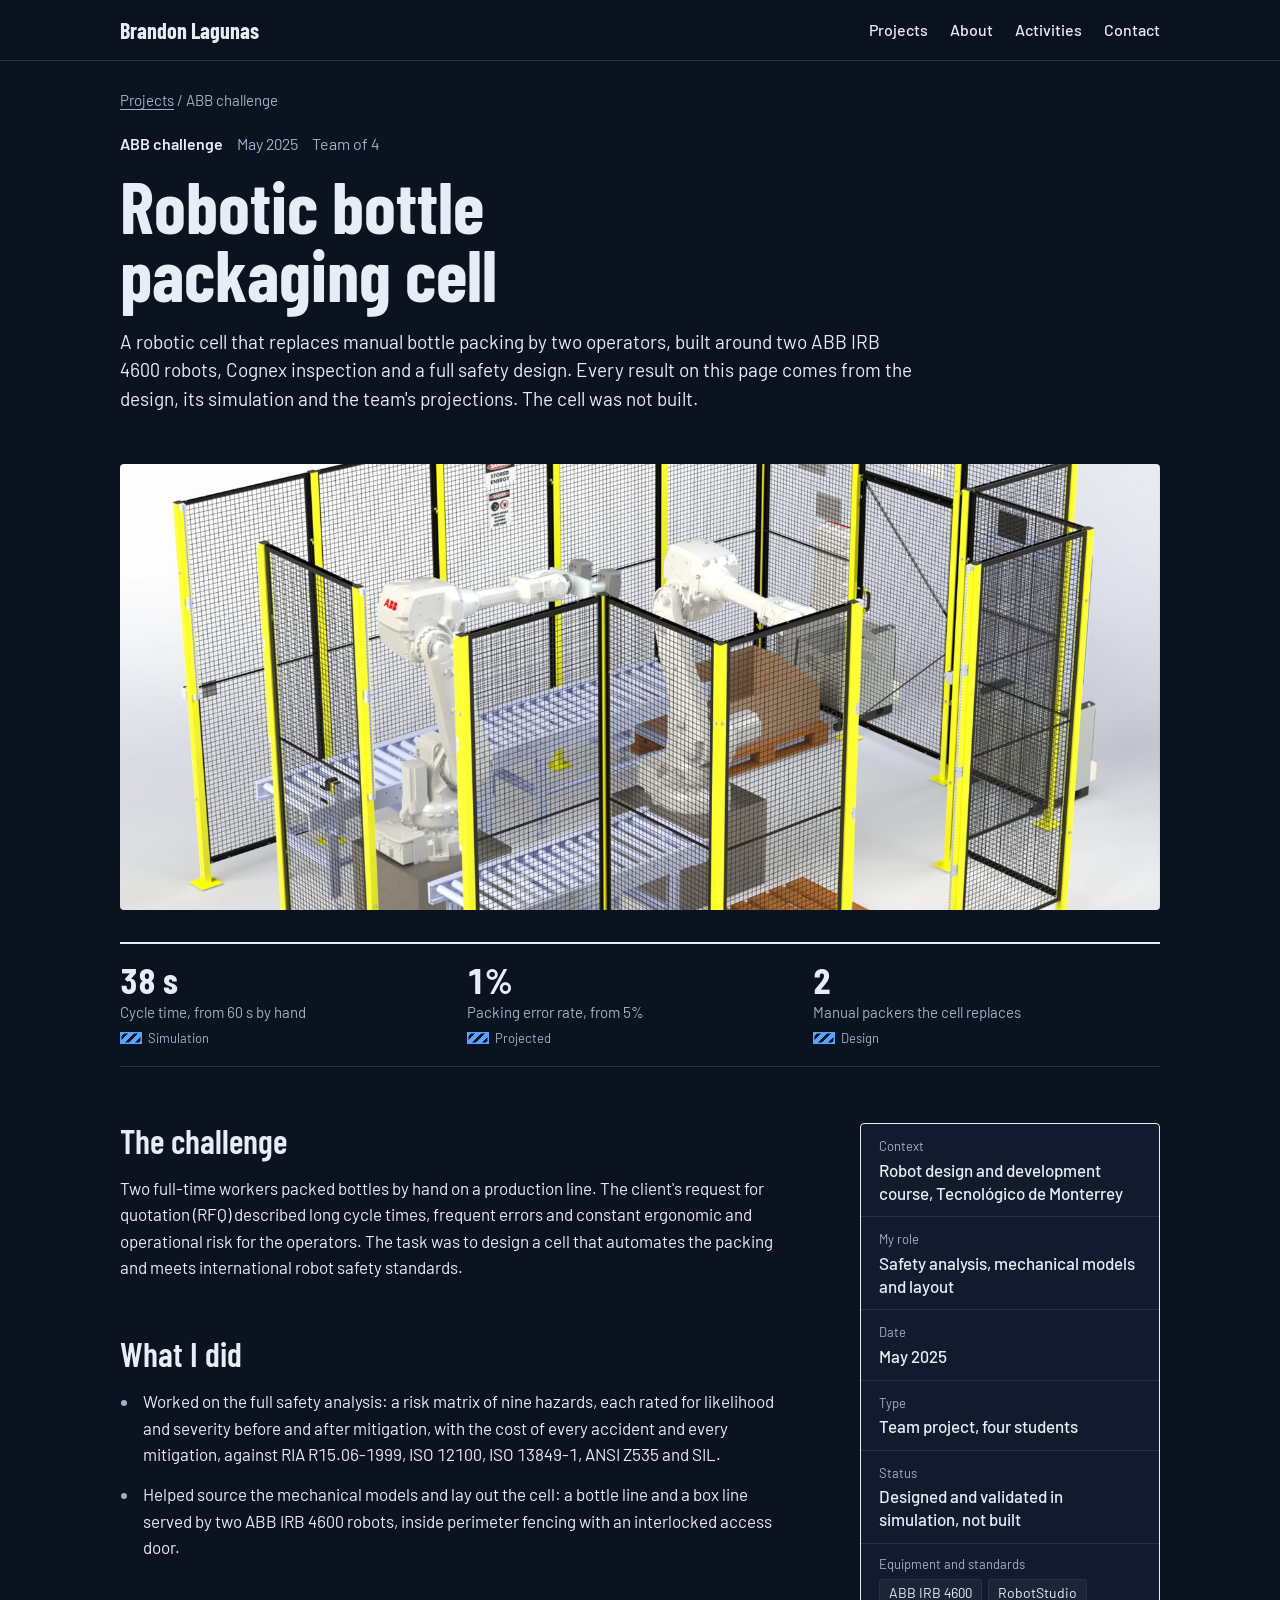
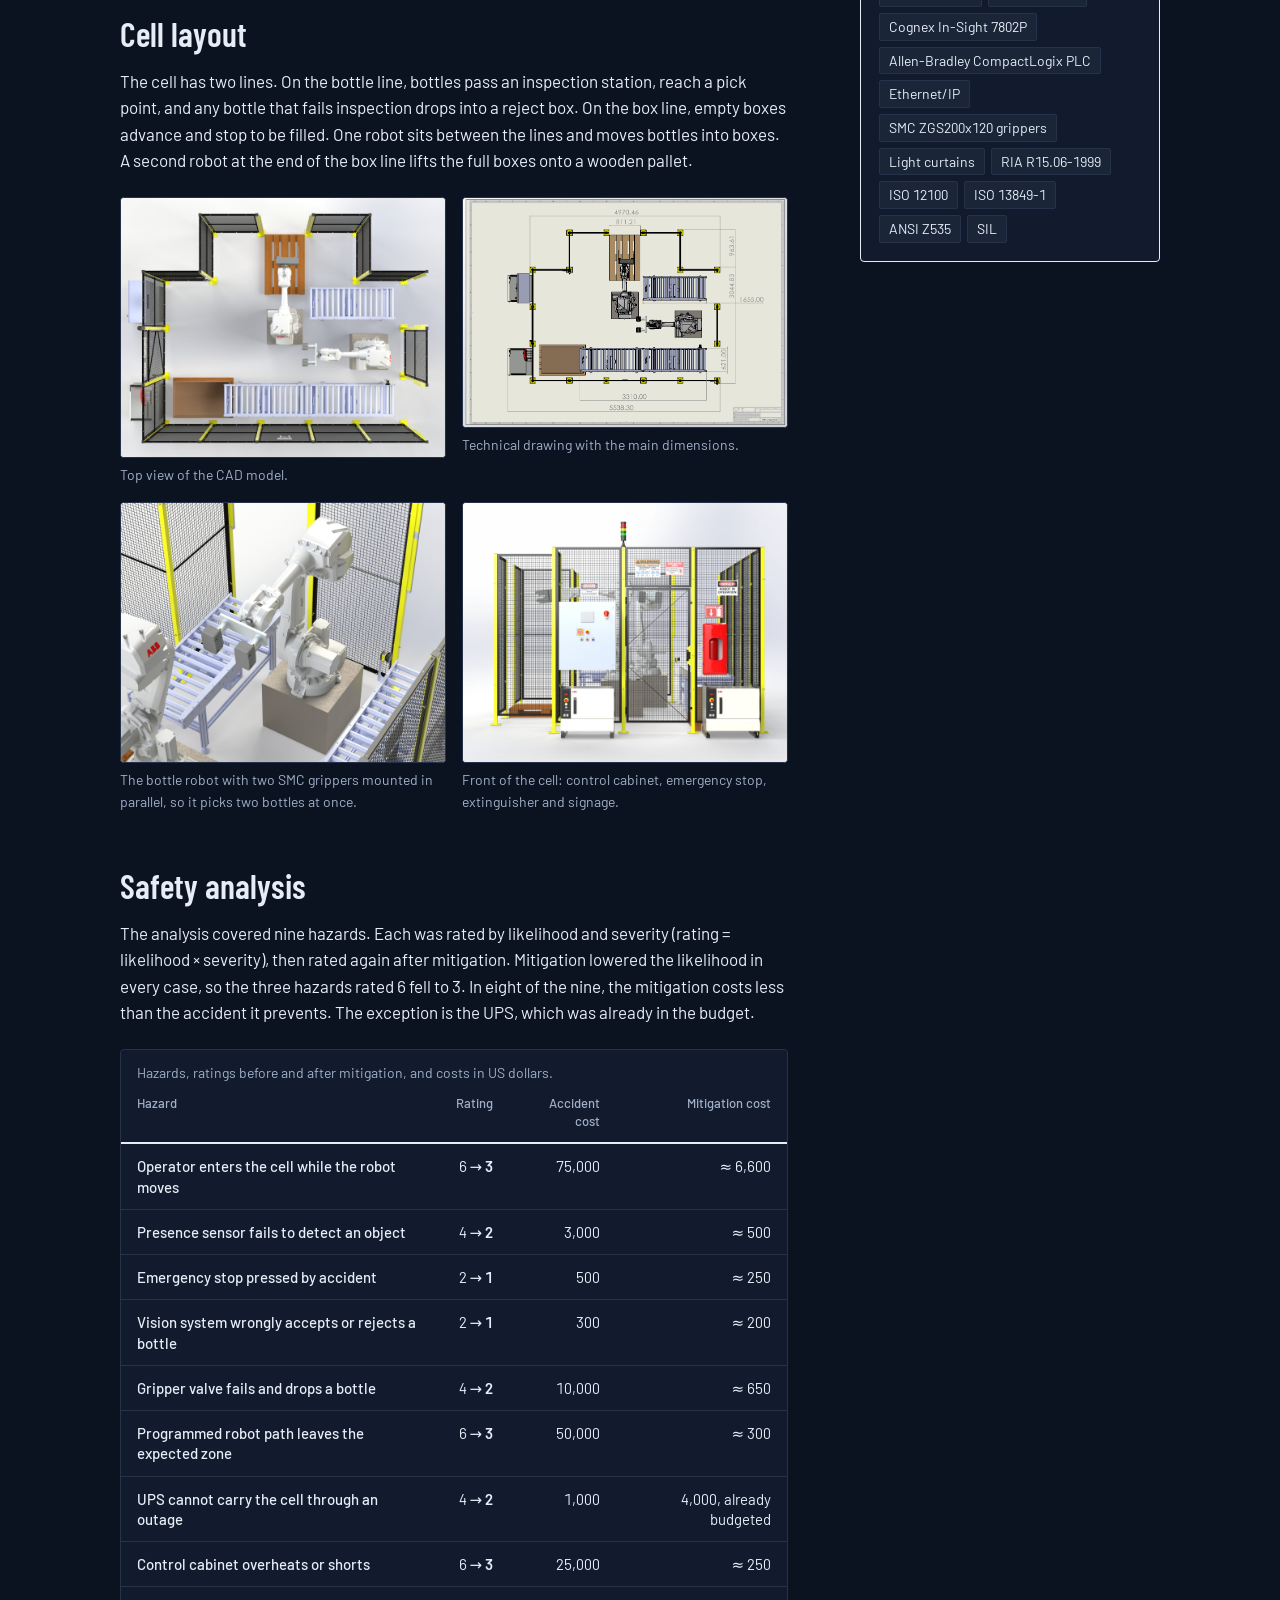
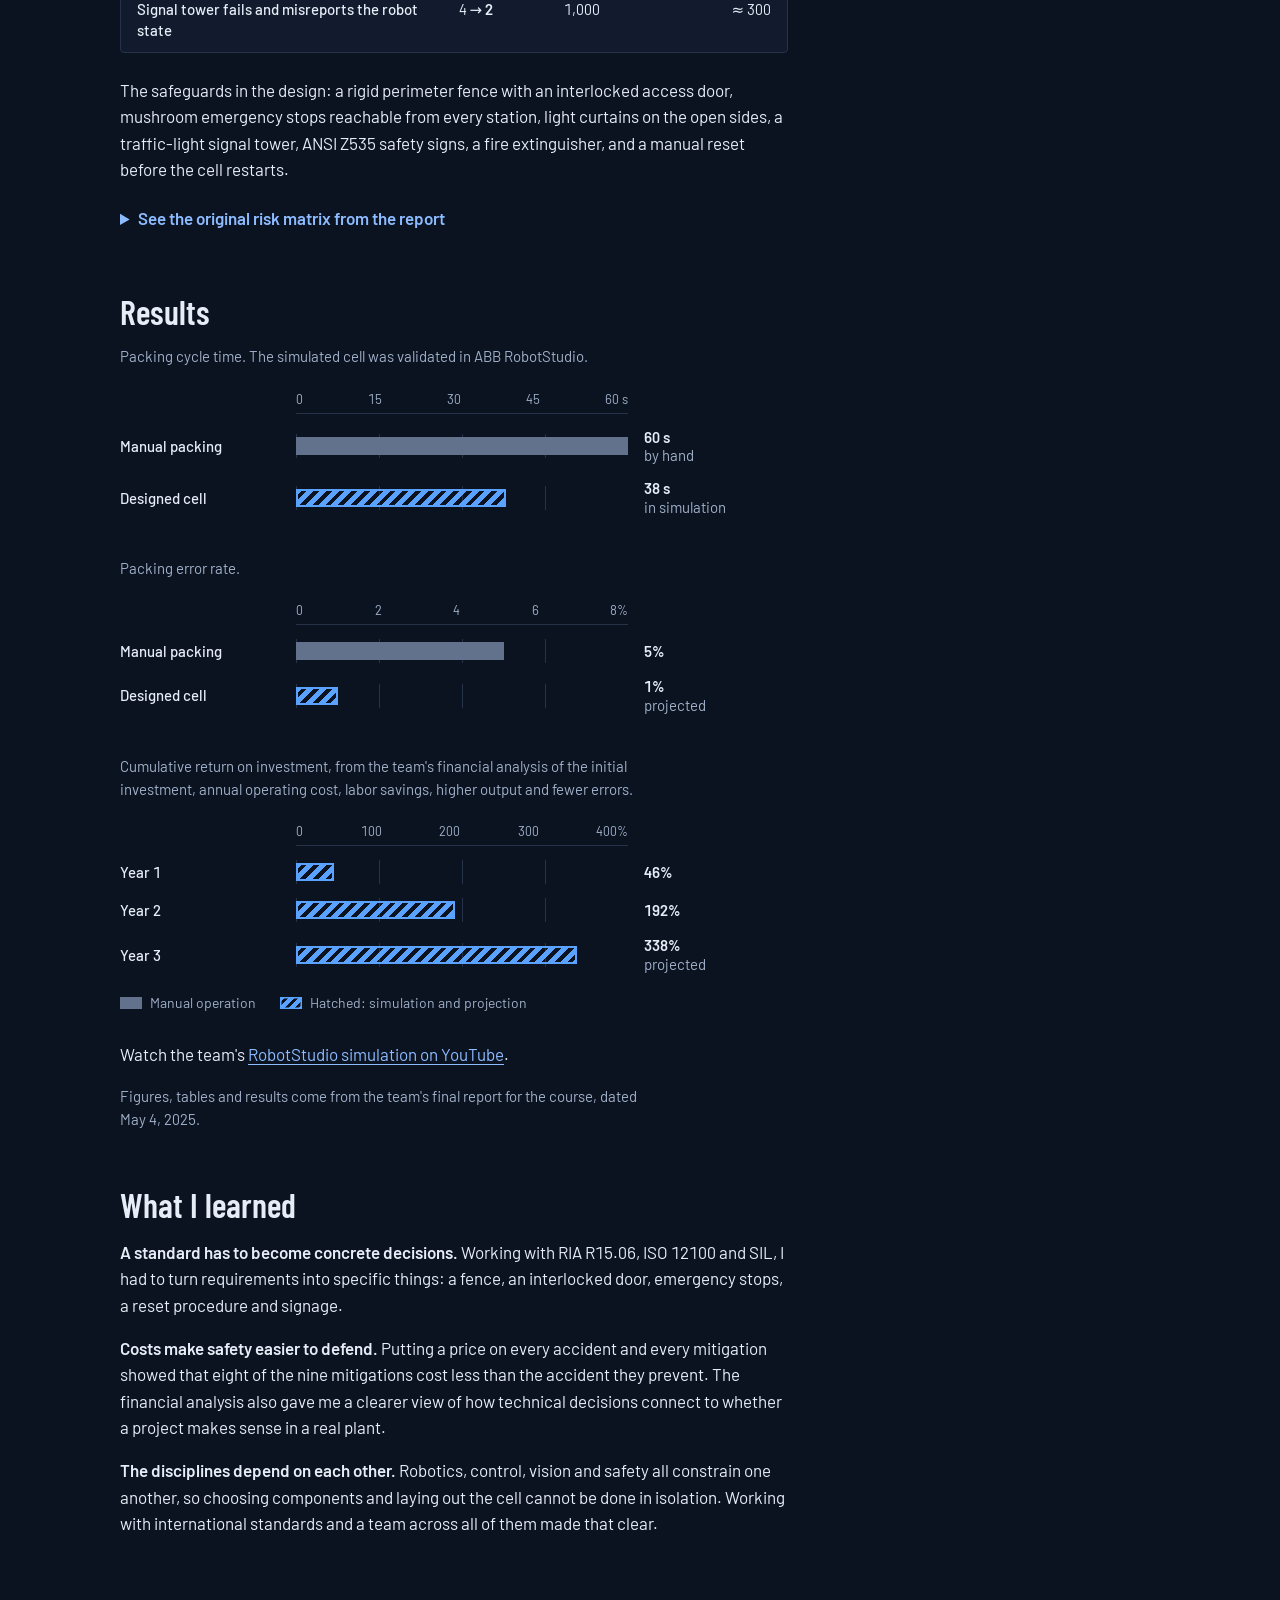
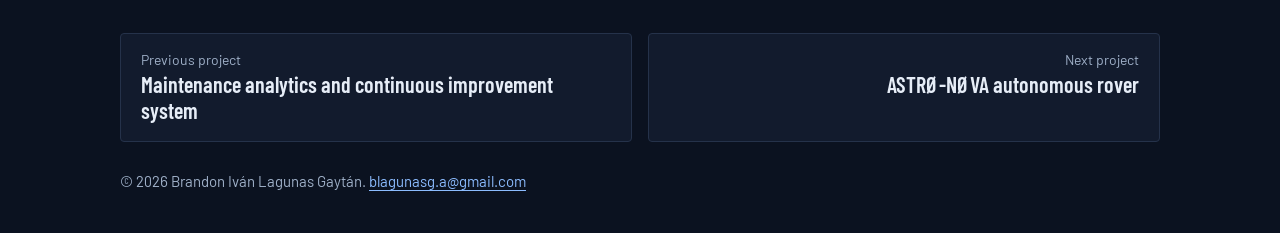
<file: projects/reto-abb.html>
<!doctype html>
<html lang="en">
<head>
  <meta charset="utf-8">
  <meta name="viewport" content="width=device-width, initial-scale=1">
  <title>Robotic bottle packaging cell | Brandon Lagunas</title>
  <meta name="description" content="ABB challenge: a bottle packaging cell with two ABB IRB 4600 robots, Cognex inspection and a nine-hazard safety analysis, validated in RobotStudio.">
  <link rel="stylesheet" href="../css/style.css">
</head>
<body>

  <nav class="site-nav" aria-label="Main">
    <div class="wrap">
      <a class="brand" href="../index.html">Brandon Lagunas</a>
      <ul class="nav-links">
        <li><a href="../index.html#projects">Projects</a></li>
        <li><a href="../index.html#about">About</a></li>
        <li class="optional"><a href="../index.html#activities">Activities</a></li>
        <li><a href="../index.html#contact">Contact</a></li>
      </ul>
    </div>
  </nav>

  <main class="wrap">

    <div class="crumbs"><a href="../index.html#projects">Projects</a> / ABB challenge</div>

    <header class="project-head">
      <div class="card-meta"><span class="partner">ABB challenge</span><span>May 2025</span><span>Team of 4</span></div>
      <h1 class="project-title">Robotic bottle packaging cell</h1>
      <p class="lede">A robotic cell that replaces manual bottle packing by two operators, built around two ABB IRB 4600 robots, Cognex inspection and a full safety design. Every result on this page comes from the design, its simulation and the team's projections. The cell was not built.</p>
    </header>

    <figure class="cover">
      <img src="../img/reto-abb/cell-isometric.jpg" width="1600" height="1279" style="object-position: 50% 42%" alt="Isometric render of the packaging cell: two ABB robots between a bottle conveyor and a box conveyor, enclosed by yellow safety fencing with a signal tower.">
    </figure>

    <dl class="stats stats--3">
      <div><dt>Cycle time, from 60 s by hand</dt><dd>38 s</dd><span class="tag"><span class="swatch sim"></span>Simulation</span></div>
      <div><dt>Packing error rate, from 5%</dt><dd>1%</dd><span class="tag"><span class="swatch sim"></span>Projected</span></div>
      <div><dt>Manual packers the cell replaces</dt><dd>2</dd><span class="tag"><span class="swatch sim"></span>Design</span></div>
    </dl>

    <div class="project-body">
      <div>

        <section class="block" aria-labelledby="challenge-heading">
          <h2 id="challenge-heading">The challenge</h2>
          <p>Two full-time workers packed bottles by hand on a production line. The client's request for quotation (RFQ) described long cycle times, frequent errors and constant ergonomic and operational risk for the operators. The task was to design a cell that automates the packing and meets international robot safety standards.</p>
        </section>

        <section class="block" aria-labelledby="work-heading">
          <h2 id="work-heading">What I did</h2>
          <ul class="work">
            <li>Worked on the full safety analysis: a risk matrix of nine hazards, each rated for likelihood and severity before and after mitigation, with the cost of every accident and every mitigation, against RIA R15.06-1999, ISO 12100, ISO 13849-1, ANSI Z535 and SIL.</li>
            <li>Helped source the mechanical models and lay out the cell: a bottle line and a box line served by two ABB IRB 4600 robots, inside perimeter fencing with an interlocked access door.</li>
          </ul>
        </section>

        <section class="block" aria-labelledby="layout-heading">
          <h2 id="layout-heading">Cell layout</h2>
          <p>The cell has two lines. On the bottle line, bottles pass an inspection station, reach a pick point, and any bottle that fails inspection drops into a reject box. On the box line, empty boxes advance and stop to be filled. One robot sits between the lines and moves bottles into boxes. A second robot at the end of the box line lifts the full boxes onto a wooden pallet.</p>
          <ul class="gallery gallery--natural">
            <li>
              <figure>
                <img src="../img/reto-abb/cell-layout-top.jpg" width="1600" height="1279" loading="lazy" alt="Top view of the CAD model: bottle line at the bottom, box line at the top, two robots in the middle and the fence around the cell.">
                <figcaption>Top view of the CAD model.</figcaption>
              </figure>
            </li>
            <li>
              <figure>
                <img src="../img/reto-abb/technical-drawing.png" width="991" height="700" loading="lazy" alt="Technical drawing of the cell footprint with its main dimensions.">
                <figcaption>Technical drawing with the main dimensions.</figcaption>
              </figure>
            </li>
            <li>
              <figure>
                <img src="../img/reto-abb/robot-closeup.jpg" width="1600" height="1279" loading="lazy" alt="Close-up of an ABB IRB 4600 holding a dual gripper over the roller conveyor, with the Cognex camera mounted on the fence.">
                <figcaption>The bottle robot with two SMC grippers mounted in parallel, so it picks two bottles at once.</figcaption>
              </figure>
            </li>
            <li>
              <figure>
                <img src="../img/reto-abb/safety-cage-front.jpg" width="1600" height="1279" loading="lazy" alt="Front view of the fenced cell with the control cabinet, emergency stop, fire extinguisher and safety signs.">
                <figcaption>Front of the cell: control cabinet, emergency stop, extinguisher and signage.</figcaption>
              </figure>
            </li>
          </ul>
        </section>

        <section class="block" aria-labelledby="safety-heading">
          <h2 id="safety-heading">Safety analysis</h2>
          <p>The analysis covered nine hazards. Each was rated by likelihood and severity (rating = likelihood × severity), then rated again after mitigation. Mitigation lowered the likelihood in every case, so the three hazards rated 6 fell to 3. In eight of the nine, the mitigation costs less than the accident it prevents. The exception is the UPS, which was already in the budget.</p>

          <div class="table-wrap">
            <table class="risk-table">
              <caption>Hazards, ratings before and after mitigation, and costs in US dollars.</caption>
              <thead>
                <tr><th scope="col">Hazard</th><th scope="col">Rating</th><th scope="col">Accident cost</th><th scope="col">Mitigation cost</th></tr>
              </thead>
              <tbody>
                <tr><th scope="row">Operator enters the cell while the robot moves</th><td>6 → <strong>3</strong></td><td>75,000</td><td>≈ 6,600</td></tr>
                <tr><th scope="row">Presence sensor fails to detect an object</th><td>4 → <strong>2</strong></td><td>3,000</td><td>≈ 500</td></tr>
                <tr><th scope="row">Emergency stop pressed by accident</th><td>2 → <strong>1</strong></td><td>500</td><td>≈ 250</td></tr>
                <tr><th scope="row">Vision system wrongly accepts or rejects a bottle</th><td>2 → <strong>1</strong></td><td>300</td><td>≈ 200</td></tr>
                <tr><th scope="row">Gripper valve fails and drops a bottle</th><td>4 → <strong>2</strong></td><td>10,000</td><td>≈ 650</td></tr>
                <tr><th scope="row">Programmed robot path leaves the expected zone</th><td>6 → <strong>3</strong></td><td>50,000</td><td>≈ 300</td></tr>
                <tr><th scope="row">UPS cannot carry the cell through an outage</th><td>4 → <strong>2</strong></td><td>1,000</td><td>4,000, already budgeted</td></tr>
                <tr><th scope="row">Control cabinet overheats or shorts</th><td>6 → <strong>3</strong></td><td>25,000</td><td>≈ 250</td></tr>
                <tr><th scope="row">Signal tower fails and misreports the robot state</th><td>4 → <strong>2</strong></td><td>1,000</td><td>≈ 300</td></tr>
              </tbody>
            </table>
          </div>

          <p>The safeguards in the design: a rigid perimeter fence with an interlocked access door, mushroom emergency stops reachable from every station, light curtains on the open sides, a traffic-light signal tower, ANSI Z535 safety signs, a fire extinguisher, and a manual reset before the cell restarts.</p>

          <details class="more">
            <summary>See the original risk matrix from the report</summary>
            <img src="../img/reto-abb/risk-matrix-1.png" width="1600" height="717" loading="lazy" alt="Risk matrix, hazards 1 to 4: description, likelihood, severity, rating, mitigation, post-mitigation rating and costs.">
            <img src="../img/reto-abb/risk-matrix-2.png" width="1600" height="766" loading="lazy" alt="Risk matrix, hazards 5 to 9: description, likelihood, severity, rating, mitigation, post-mitigation rating and costs.">
          </details>
        </section>

        <section class="block" aria-labelledby="results-heading">
          <h2 id="results-heading">Results</h2>

          <figure class="timing">
            <p class="timing-sub">Packing cycle time. The simulated cell was validated in ABB RobotStudio.</p>
            <div class="timing-grid">
              <div class="scale" aria-hidden="true"><span>0</span><span>15</span><span>30</span><span>45</span><span>60 s</span></div>

              <div class="row-label">Manual packing</div>
              <div class="track"><span class="bar baseline" style="--v:1"></span></div>
              <div class="row-value"><strong>60 s</strong> <span>by hand</span></div>

              <div class="row-label">Designed cell</div>
              <div class="track"><span class="bar sim" style="--v:0.6333"></span></div>
              <div class="row-value"><strong>38 s</strong> <span>in simulation</span></div>
            </div>
          </figure>

          <figure class="timing">
            <p class="timing-sub">Packing error rate.</p>
            <div class="timing-grid">
              <div class="scale" aria-hidden="true"><span>0</span><span>2</span><span>4</span><span>6</span><span>8%</span></div>

              <div class="row-label">Manual packing</div>
              <div class="track"><span class="bar baseline" style="--v:0.625"></span></div>
              <div class="row-value"><strong>5%</strong></div>

              <div class="row-label">Designed cell</div>
              <div class="track"><span class="bar sim" style="--v:0.125"></span></div>
              <div class="row-value"><strong>1%</strong> <span>projected</span></div>
            </div>
          </figure>

          <figure class="timing">
            <p class="timing-sub">Cumulative return on investment, from the team's financial analysis of the initial investment, annual operating cost, labor savings, higher output and fewer errors.</p>
            <div class="timing-grid">
              <div class="scale" aria-hidden="true"><span>0</span><span>100</span><span>200</span><span>300</span><span>400%</span></div>

              <div class="row-label">Year 1</div>
              <div class="track"><span class="bar sim" style="--v:0.115"></span></div>
              <div class="row-value"><strong>46%</strong></div>

              <div class="row-label">Year 2</div>
              <div class="track"><span class="bar sim" style="--v:0.48"></span></div>
              <div class="row-value"><strong>192%</strong></div>

              <div class="row-label">Year 3</div>
              <div class="track"><span class="bar sim" style="--v:0.845"></span></div>
              <div class="row-value"><strong>338%</strong> <span>projected</span></div>
            </div>
            <ul class="legend">
              <li><span class="swatch baseline"></span>Manual operation</li>
              <li><span class="swatch sim"></span>Hatched: simulation and projection</li>
            </ul>
          </figure>

          <p>Watch the team's <a href="https://youtu.be/yzfxEfT4nkQ" target="_blank" rel="noopener">RobotStudio simulation on YouTube</a>.</p>
          <p class="note">Figures, tables and results come from the team's final report for the course, dated May 4, 2025.</p>
        </section>

        <section class="block" aria-labelledby="learned-heading">
          <h2 id="learned-heading">What I learned</h2>
          <p><strong>A standard has to become concrete decisions.</strong> Working with RIA R15.06, ISO 12100 and SIL, I had to turn requirements into specific things: a fence, an interlocked door, emergency stops, a reset procedure and signage.</p>
          <p><strong>Costs make safety easier to defend.</strong> Putting a price on every accident and every mitigation showed that eight of the nine mitigations cost less than the accident they prevent. The financial analysis also gave me a clearer view of how technical decisions connect to whether a project makes sense in a real plant.</p>
          <p><strong>The disciplines depend on each other.</strong> Robotics, control, vision and safety all constrain one another, so choosing components and laying out the cell cannot be done in isolation. Working with international standards and a team across all of them made that clear.</p>        </section>

      </div>

      <aside class="sidebar" aria-label="Project details">
        <div class="sidebar-box">
          <dl>
            <div><dt>Context</dt><dd>Robot design and development course, Tecnológico de Monterrey</dd></div>
            <div><dt>My role</dt><dd>Safety analysis, mechanical models and layout</dd></div>
            <div><dt>Date</dt><dd>May 2025</dd></div>
            <div><dt>Type</dt><dd>Team project, four students</dd></div>
            <div><dt>Status</dt><dd>Designed and validated in simulation, not built</dd></div>
          </dl>
          <div class="tools-wrap">
            <h3>Equipment and standards</h3>
            <ul class="tools">
              <li>ABB IRB 4600</li>
              <li>RobotStudio</li>
              <li>Cognex In-Sight 7802P</li>
              <li>Allen-Bradley CompactLogix PLC</li>
              <li>Ethernet/IP</li>
              <li>SMC ZGS200x120 grippers</li>
              <li>Light curtains</li>
              <li>RIA R15.06-1999</li>
              <li>ISO 12100</li>
              <li>ISO 13849-1</li>
              <li>ANSI Z535</li>
              <li>SIL</li>
            </ul>
          </div>
        </div>
      </aside>
    </div>

    <nav class="pager" aria-label="More projects">
      <a href="katcon.html"><small>Previous project</small>Maintenance analytics and continuous improvement system</a>
      <a class="next" href="astro-nova.html"><small>Next project</small>ASTRØ-NØVA autonomous rover</a>
    </nav>

  </main>

  <footer class="footer">
    <div class="wrap">
      <p>© 2026 Brandon Iván Lagunas Gaytán. <a href="mailto:blagunasg.a@gmail.com">blagunasg.a@gmail.com</a></p>
    </div>
  </footer>

</body>
</html>
</file>
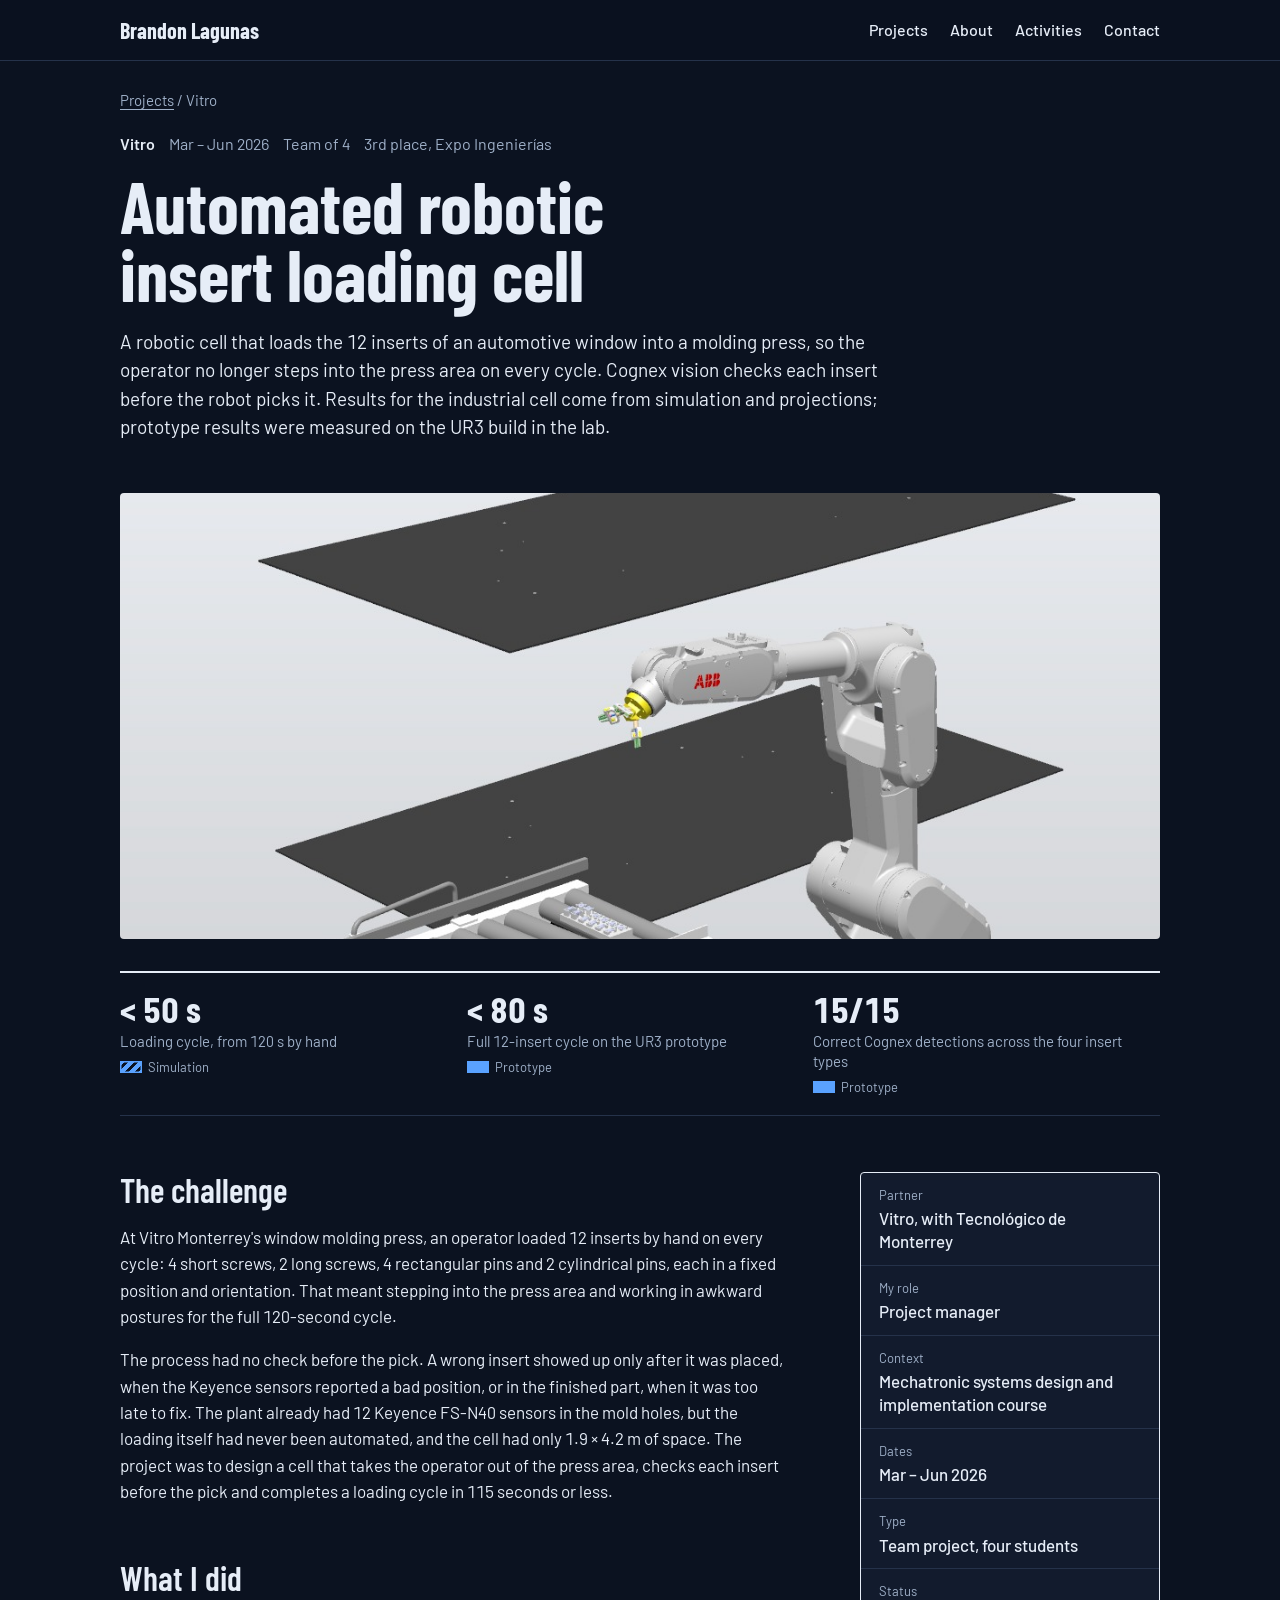
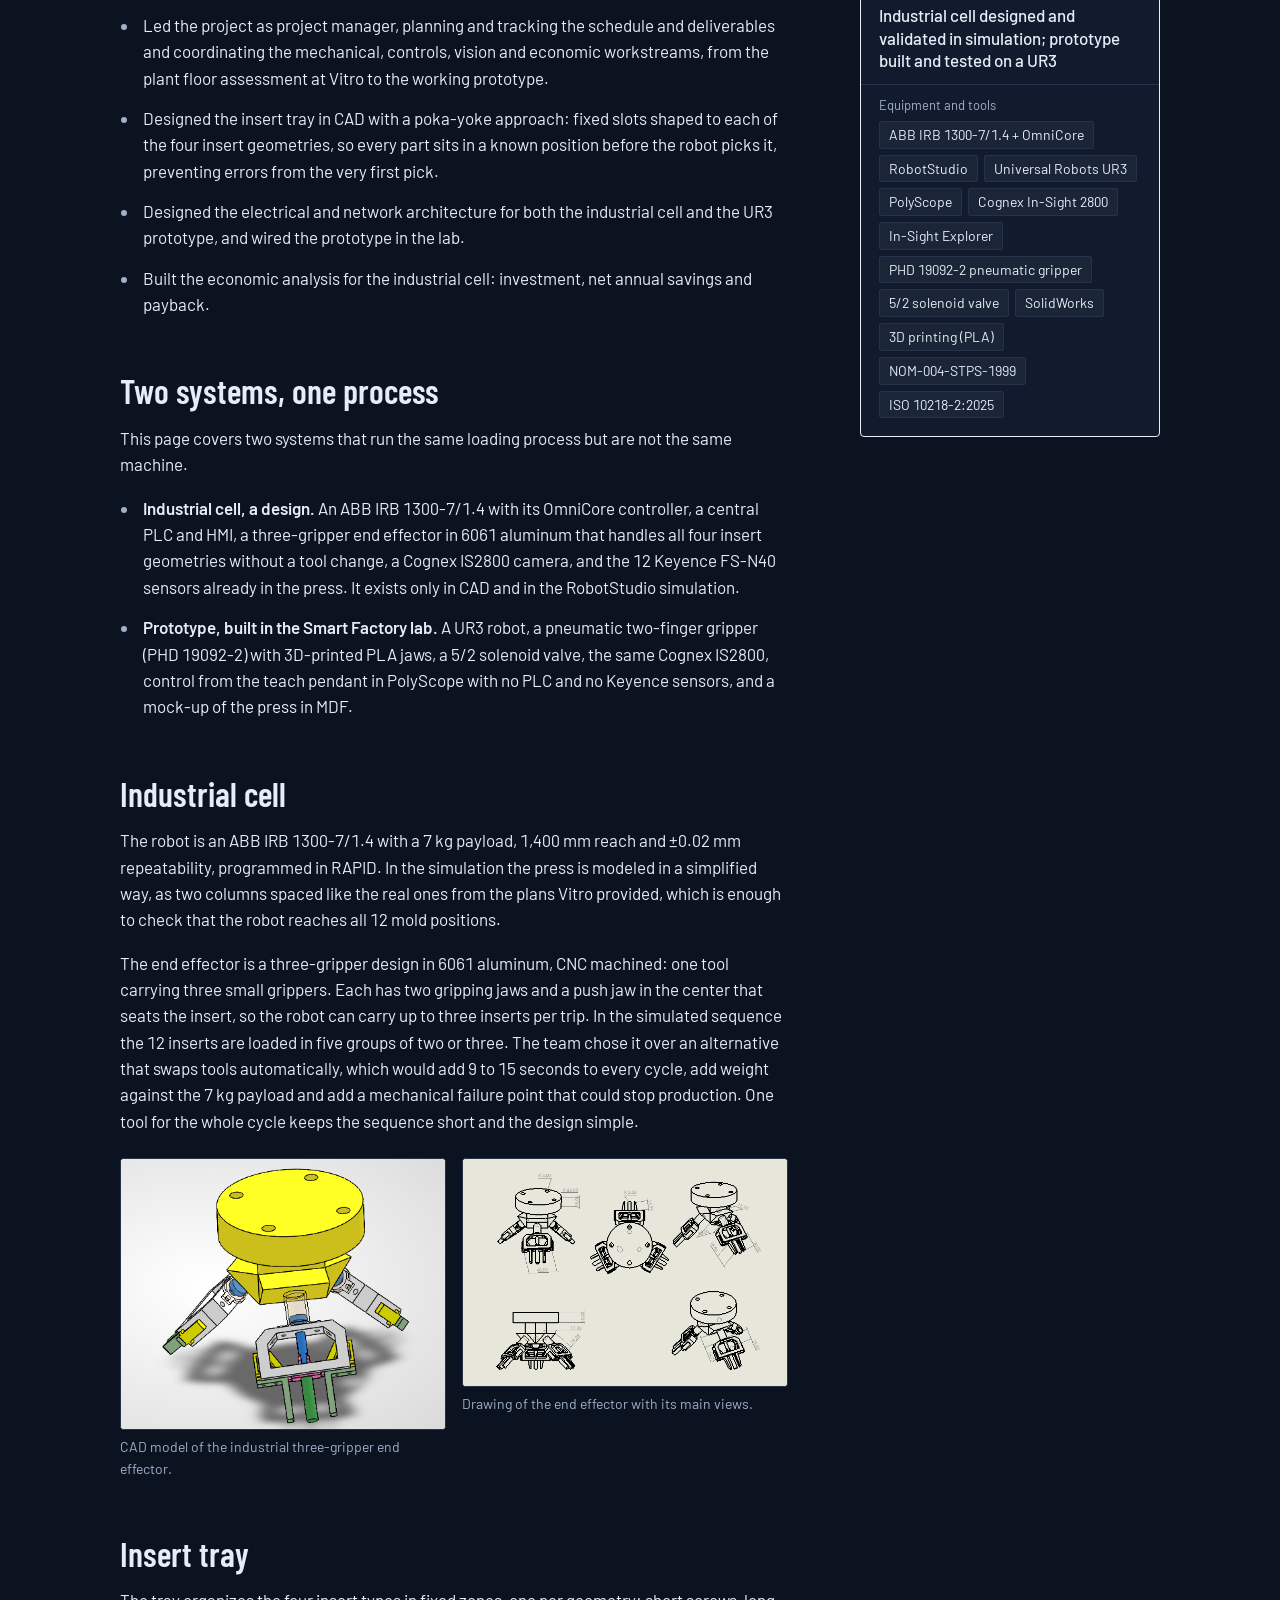
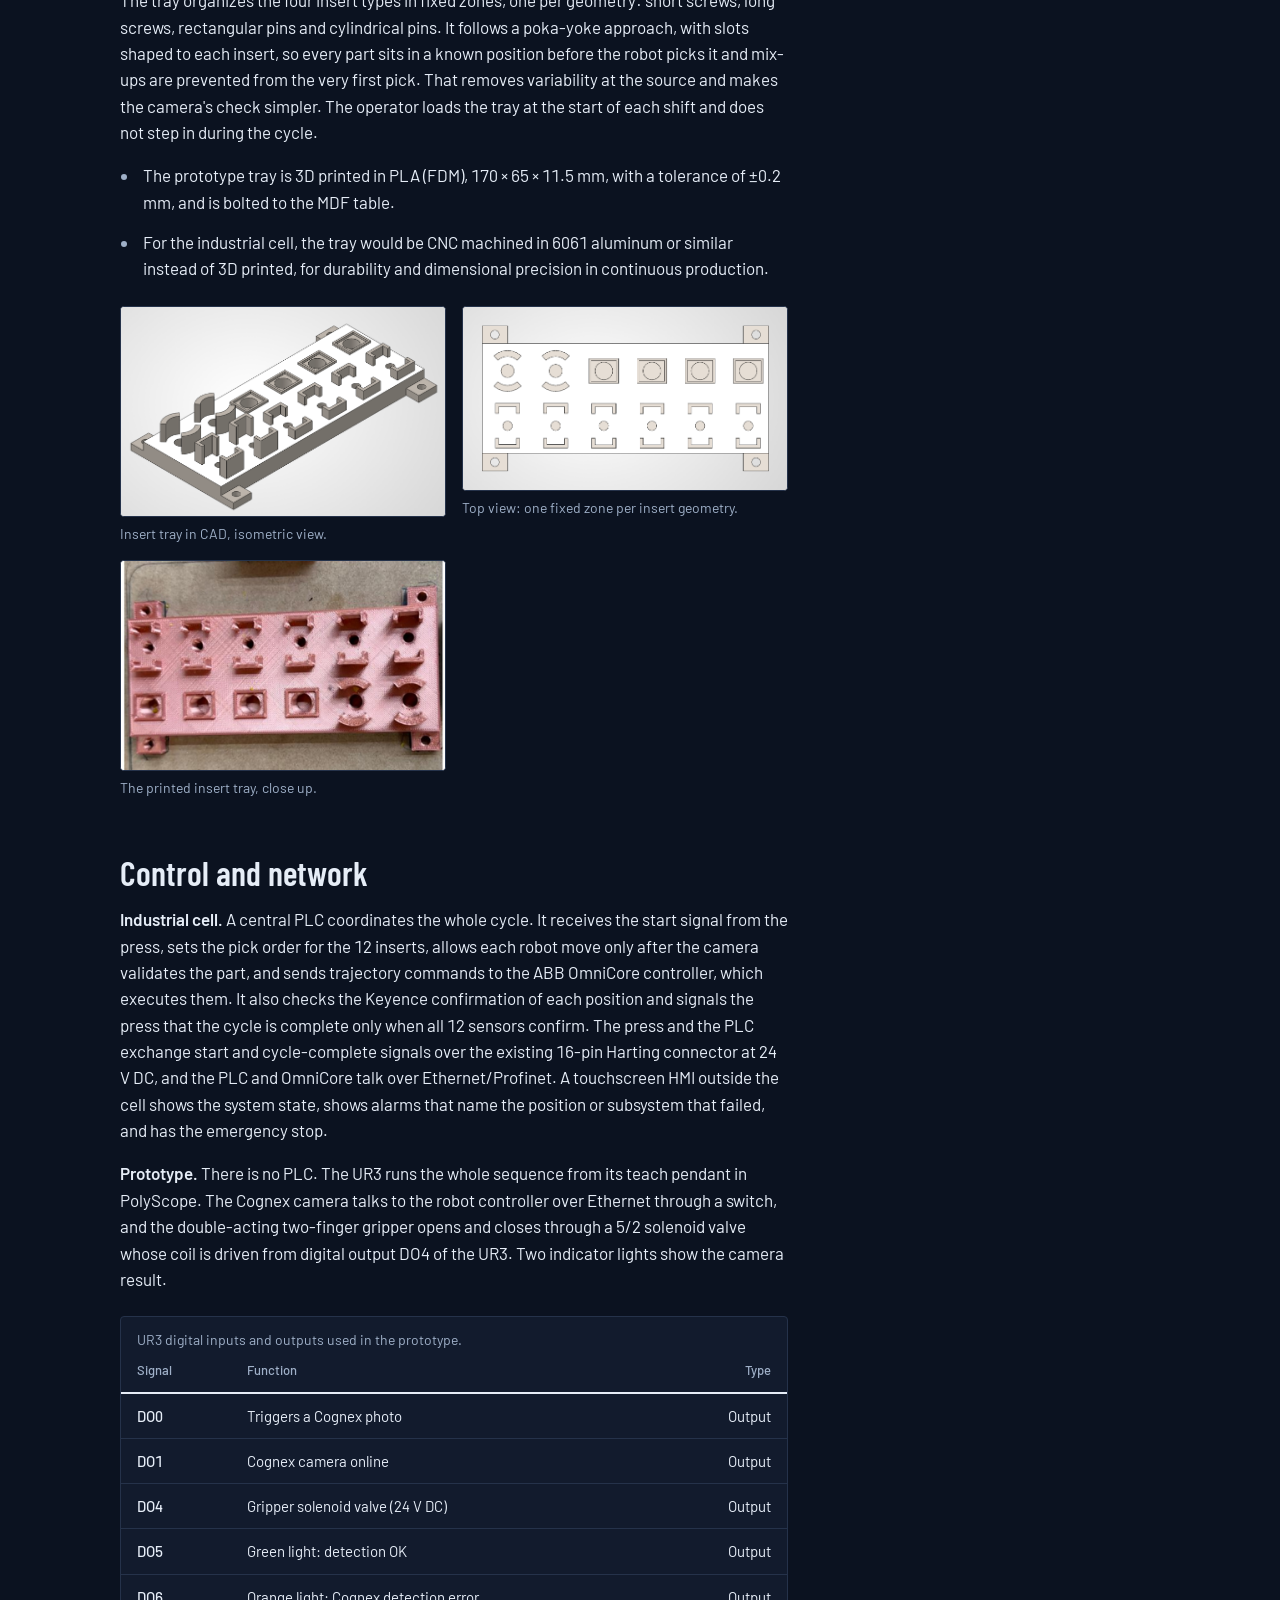
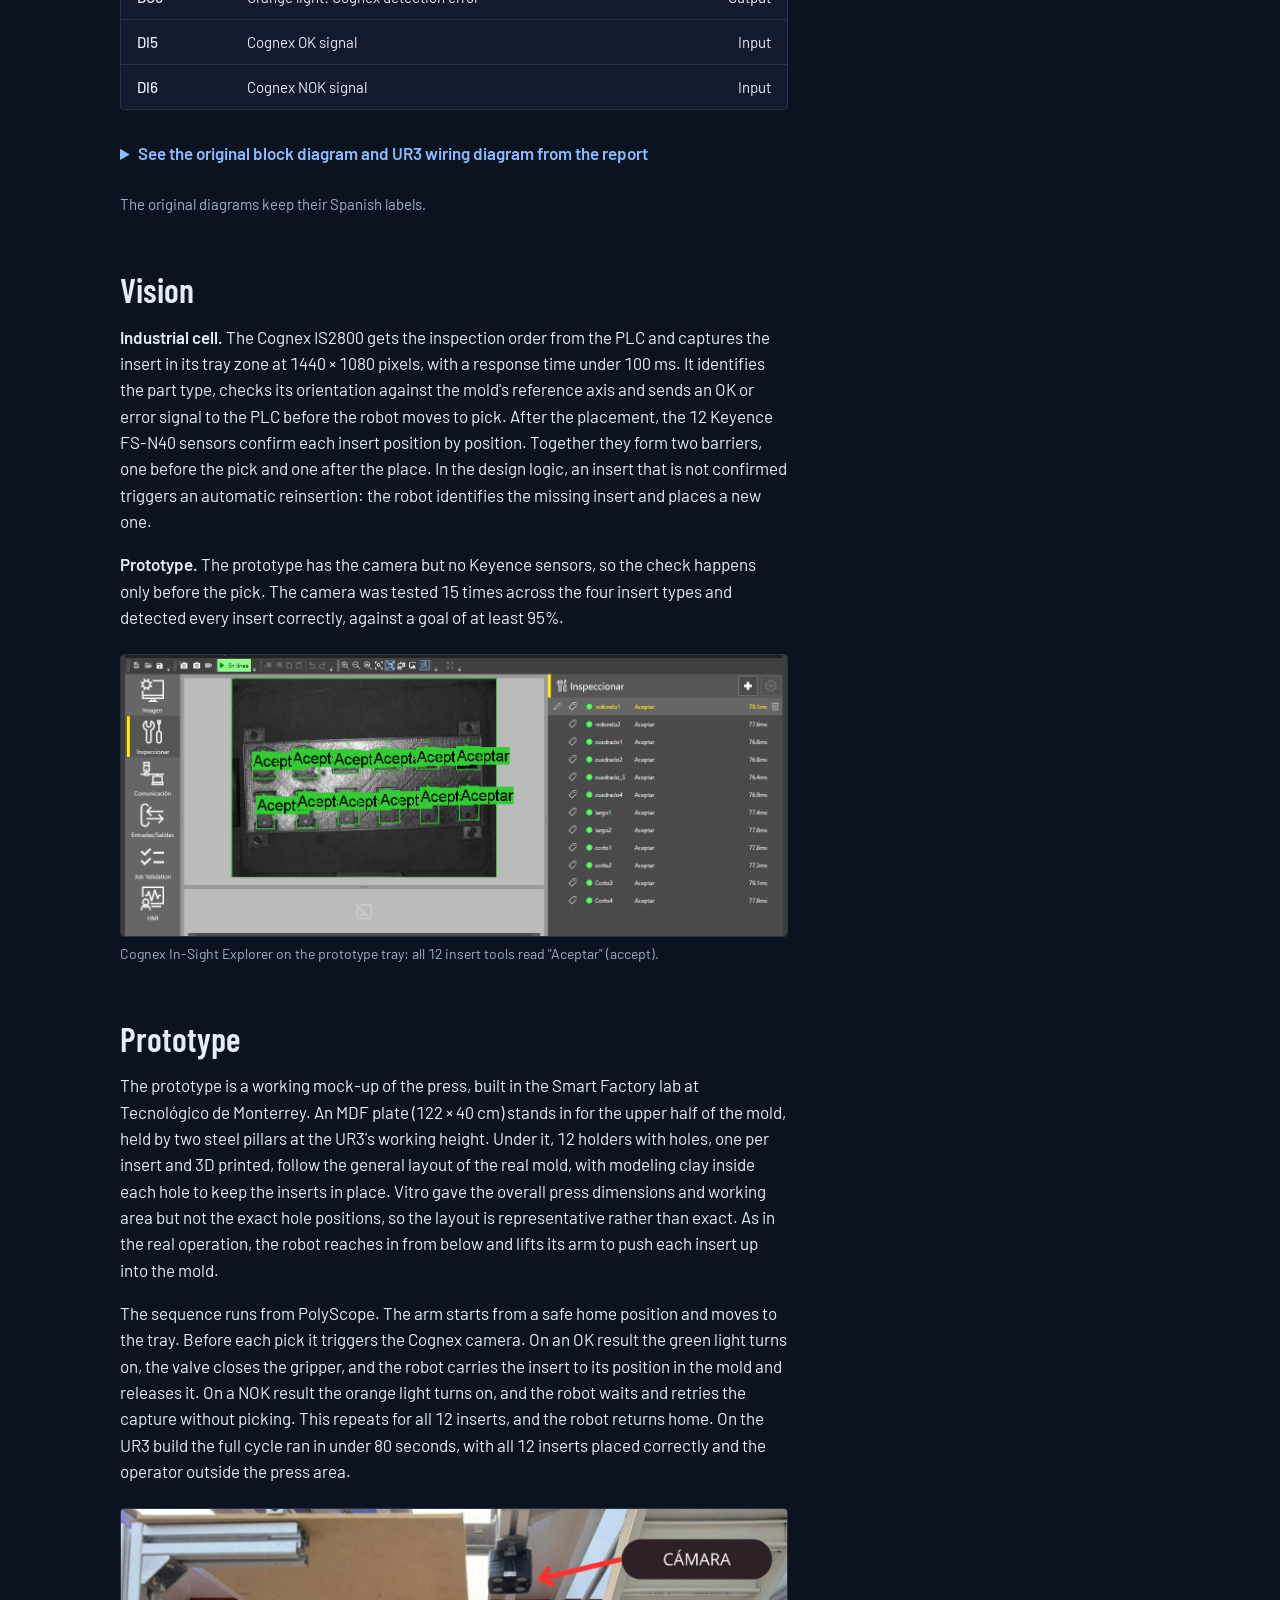
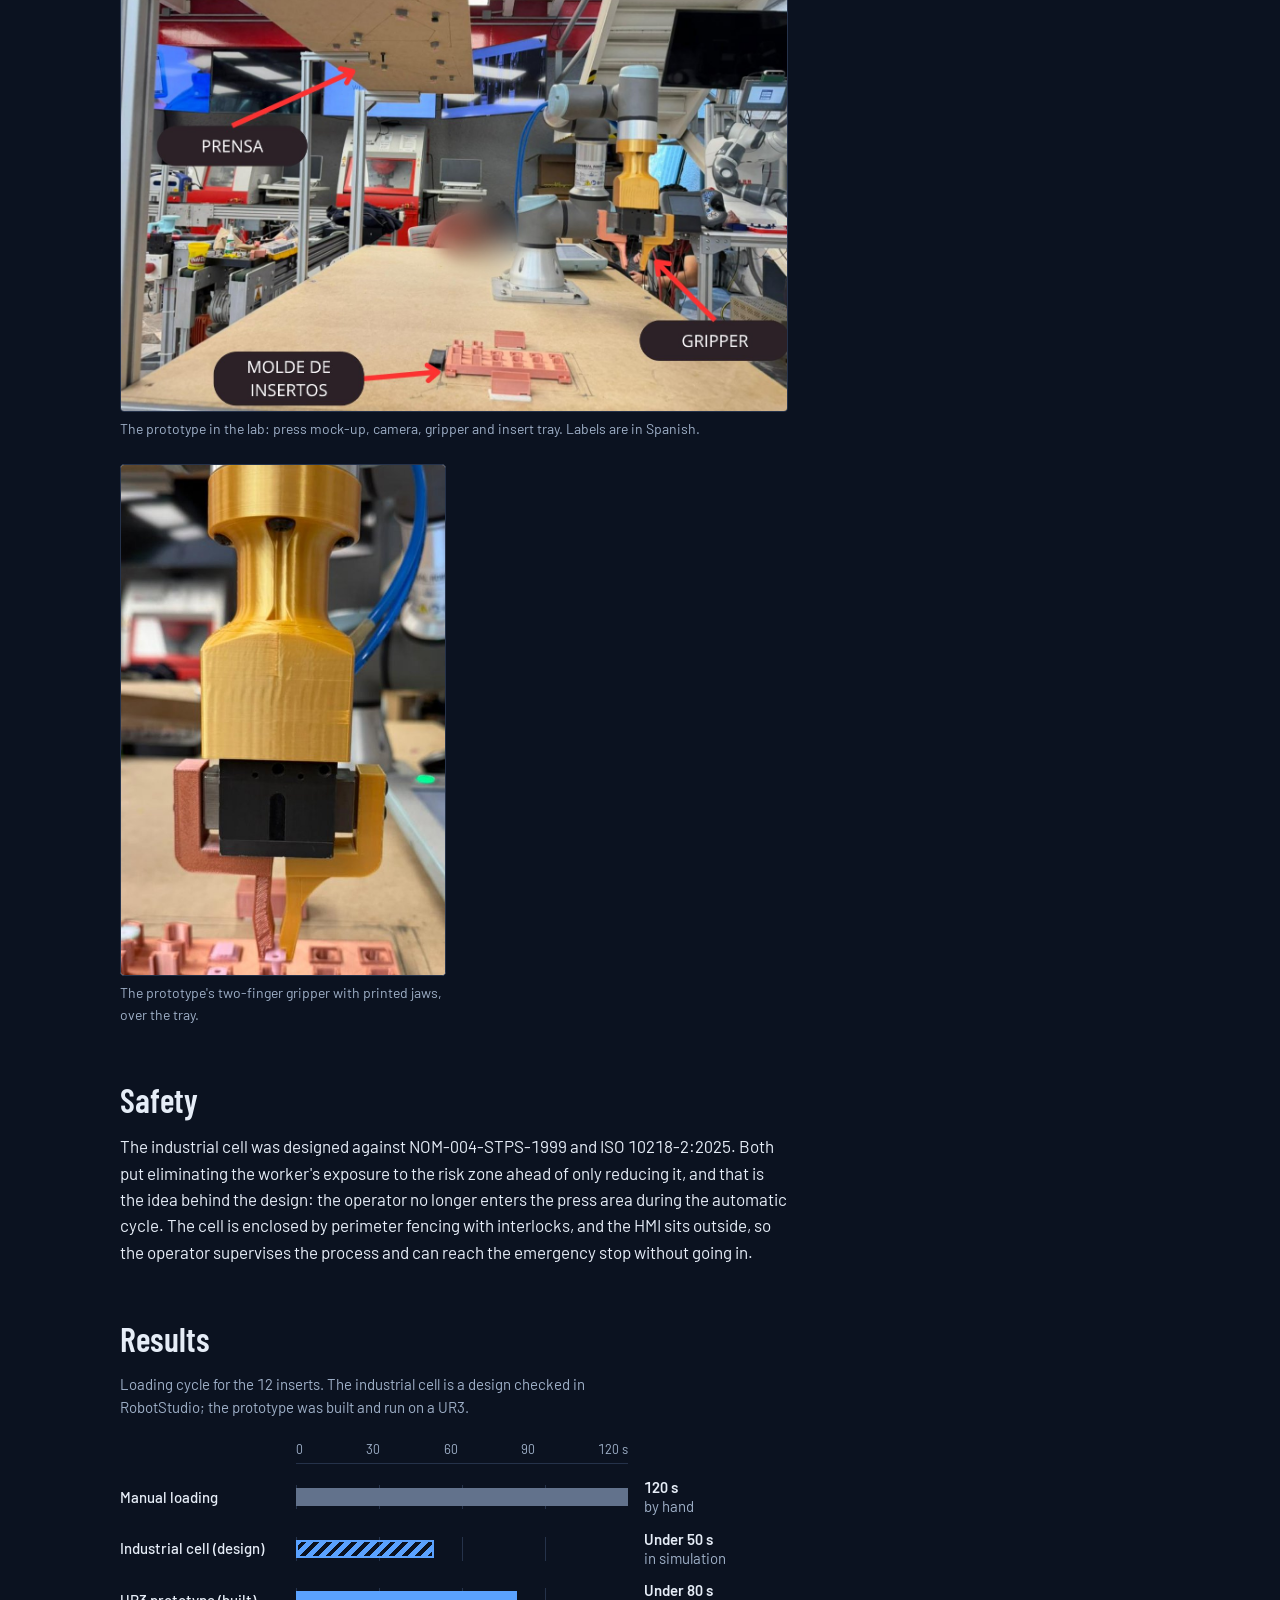
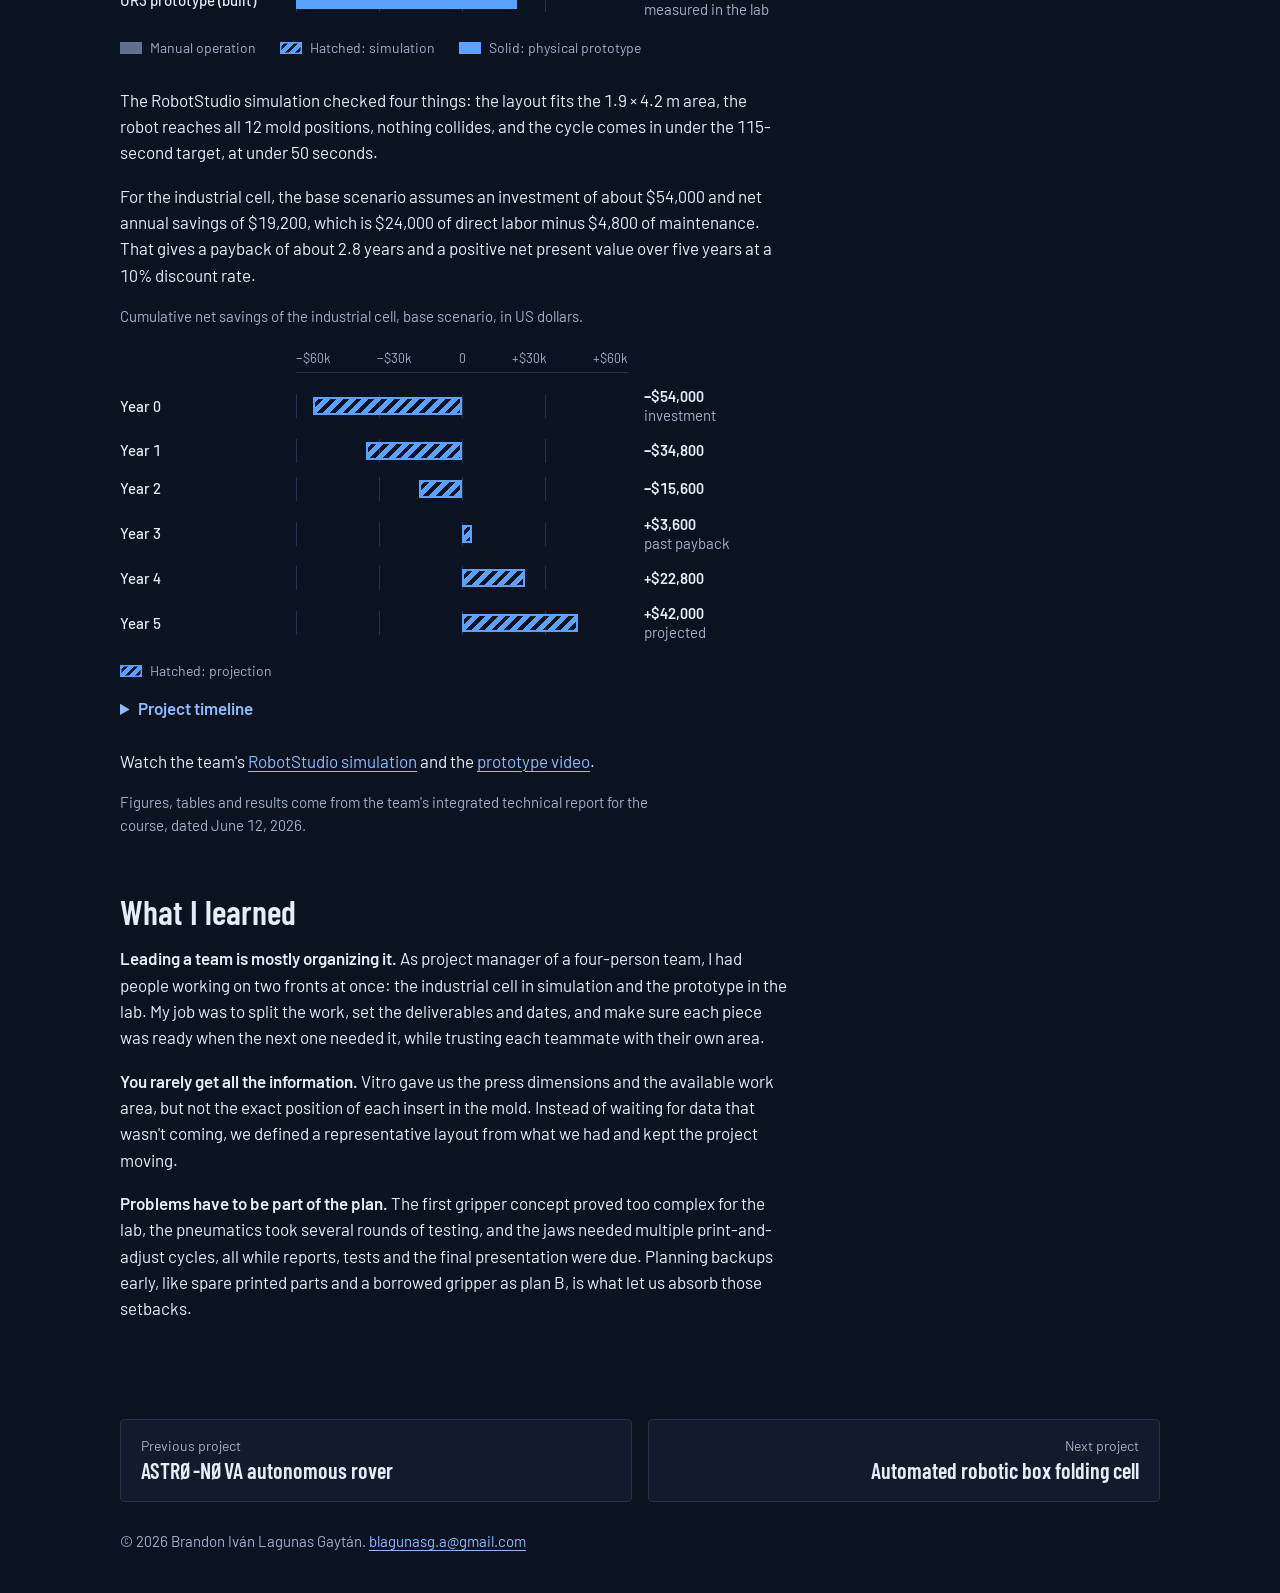
<file: projects/vitro.html>
<!doctype html>
<html lang="en">
<head>
  <meta charset="utf-8">
  <meta name="viewport" content="width=device-width, initial-scale=1">
  <title>Automated robotic insert loading cell | Brandon Lagunas</title>
  <meta name="description" content="Vitro project: a robotic cell that loads 12 inserts into an automotive window molding press, designed with an ABB IRB 1300 and validated in RobotStudio, plus a UR3 prototype built and tested in the lab.">
  <link rel="stylesheet" href="../css/style.css">
</head>
<body>

  <nav class="site-nav" aria-label="Main">
    <div class="wrap">
      <a class="brand" href="../index.html">Brandon Lagunas</a>
      <ul class="nav-links">
        <li><a href="../index.html#projects">Projects</a></li>
        <li><a href="../index.html#about">About</a></li>
        <li class="optional"><a href="../index.html#activities">Activities</a></li>
        <li><a href="../index.html#contact">Contact</a></li>
      </ul>
    </div>
  </nav>

  <main class="wrap">

    <div class="crumbs"><a href="../index.html#projects">Projects</a> / Vitro</div>

    <header class="project-head">
      <div class="card-meta"><span class="partner">Vitro</span><span>Mar – Jun 2026</span><span>Team of 4</span><span>3rd place, Expo Ingenierías</span></div>
      <h1 class="project-title">Automated robotic insert loading cell</h1>
      <p class="lede">A robotic cell that loads the 12 inserts of an automotive window into a molding press, so the operator no longer steps into the press area on every cycle. Cognex vision checks each insert before the robot picks it. Results for the industrial cell come from simulation and projections; prototype results were measured on the UR3 build in the lab.</p>
    </header>

    <figure class="cover">
      <img src="../img/vitro/cell-robotstudio.png" width="1151" height="644" alt="RobotStudio simulation of the industrial cell: an ABB IRB 1300 with its gripper reaching toward the two dark plates of the simplified press model, with the feed conveyor and insert trays in the foreground.">
    </figure>

    <dl class="stats stats--3">
      <div><dt>Loading cycle, from 120 s by hand</dt><dd>&lt; 50 s</dd><span class="tag"><span class="swatch sim"></span>Simulation</span></div>
      <div><dt>Full 12-insert cycle on the UR3 prototype</dt><dd>&lt; 80 s</dd><span class="tag"><span class="swatch real"></span>Prototype</span></div>
      <div><dt>Correct Cognex detections across the four insert types</dt><dd>15/15</dd><span class="tag"><span class="swatch real"></span>Prototype</span></div>
    </dl>

    <div class="project-body">
      <div>

        <section class="block" aria-labelledby="challenge-heading">
          <h2 id="challenge-heading">The challenge</h2>
          <p>At Vitro Monterrey's window molding press, an operator loaded 12 inserts by hand on every cycle: 4 short screws, 2 long screws, 4 rectangular pins and 2 cylindrical pins, each in a fixed position and orientation. That meant stepping into the press area and working in awkward postures for the full 120-second cycle.</p>
          <p>The process had no check before the pick. A wrong insert showed up only after it was placed, when the Keyence sensors reported a bad position, or in the finished part, when it was too late to fix. The plant already had 12 Keyence FS-N40 sensors in the mold holes, but the loading itself had never been automated, and the cell had only 1.9 × 4.2 m of space. The project was to design a cell that takes the operator out of the press area, checks each insert before the pick and completes a loading cycle in 115 seconds or less.</p>
        </section>

        <section class="block" aria-labelledby="work-heading">
          <h2 id="work-heading">What I did</h2>
          <ul class="work">
            <li>Led the project as project manager, planning and tracking the schedule and deliverables and coordinating the mechanical, controls, vision and economic workstreams, from the plant floor assessment at Vitro to the working prototype.</li>
            <li>Designed the insert tray in CAD with a poka-yoke approach: fixed slots shaped to each of the four insert geometries, so every part sits in a known position before the robot picks it, preventing errors from the very first pick.</li>
            <li>Designed the electrical and network architecture for both the industrial cell and the UR3 prototype, and wired the prototype in the lab.</li>
            <li>Built the economic analysis for the industrial cell: investment, net annual savings and payback.</li>
          </ul>
        </section>

        <section class="block" aria-labelledby="systems-heading">
          <h2 id="systems-heading">Two systems, one process</h2>
          <p>This page covers two systems that run the same loading process but are not the same machine.</p>
          <ul class="work">
            <li><strong>Industrial cell, a design.</strong> An ABB IRB 1300-7/1.4 with its OmniCore controller, a central PLC and HMI, a three-gripper end effector in 6061 aluminum that handles all four insert geometries without a tool change, a Cognex IS2800 camera, and the 12 Keyence FS-N40 sensors already in the press. It exists only in CAD and in the RobotStudio simulation.</li>
            <li><strong>Prototype, built in the Smart Factory lab.</strong> A UR3 robot, a pneumatic two-finger gripper (PHD 19092-2) with 3D-printed PLA jaws, a 5/2 solenoid valve, the same Cognex IS2800, control from the teach pendant in PolyScope with no PLC and no Keyence sensors, and a mock-up of the press in MDF.</li>
          </ul>
        </section>

        <section class="block" aria-labelledby="industrial-heading">
          <h2 id="industrial-heading">Industrial cell</h2>
          <p>The robot is an ABB IRB 1300-7/1.4 with a 7 kg payload, 1,400 mm reach and ±0.02 mm repeatability, programmed in RAPID. In the simulation the press is modeled in a simplified way, as two columns spaced like the real ones from the plans Vitro provided, which is enough to check that the robot reaches all 12 mold positions.</p>
          <p>The end effector is a three-gripper design in 6061 aluminum, CNC machined: one tool carrying three small grippers. Each has two gripping jaws and a push jaw in the center that seats the insert, so the robot can carry up to three inserts per trip. In the simulated sequence the 12 inserts are loaded in five groups of two or three. The team chose it over an alternative that swaps tools automatically, which would add 9 to 15 seconds to every cycle, add weight against the 7 kg payload and add a mechanical failure point that could stop production. One tool for the whole cycle keeps the sequence short and the design simple.</p>
          <ul class="gallery gallery--natural">
            <li>
              <figure>
                <img src="../img/vitro/gripper-cad.png" width="482" height="402" loading="lazy" alt="CAD model of the three-gripper end effector: a round yellow body with three angled grippers below it.">
                <figcaption>CAD model of the industrial three-gripper end effector.</figcaption>
              </figure>
            </li>
            <li>
              <figure>
                <img src="../img/vitro/gripper-drawing.png" width="615" height="431" loading="lazy" alt="Technical drawing of the three-gripper end effector with five views and main dimensions.">
                <figcaption>Drawing of the end effector with its main views.</figcaption>
              </figure>
            </li>
          </ul>
        </section>

        <section class="block" aria-labelledby="tray-heading">
          <h2 id="tray-heading">Insert tray</h2>
          <p>The tray organizes the four insert types in fixed zones, one per geometry: short screws, long screws, rectangular pins and cylindrical pins. It follows a poka-yoke approach, with slots shaped to each insert, so every part sits in a known position before the robot picks it and mix-ups are prevented from the very first pick. That removes variability at the source and makes the camera's check simpler. The operator loads the tray at the start of each shift and does not step in during the cycle.</p>
          <ul class="work">
            <li>The prototype tray is 3D printed in PLA (FDM), 170 × 65 × 11.5 mm, with a tolerance of ±0.2 mm, and is bolted to the MDF table.</li>
            <li>For the industrial cell, the tray would be CNC machined in 6061 aluminum or similar instead of 3D printed, for durability and dimensional precision in continuous production.</li>
          </ul>
          <ul class="gallery gallery--natural">
            <li>
              <figure>
                <img src="../img/vitro/tray-cad-iso.png" width="1342" height="865" loading="lazy" alt="Isometric CAD view of the insert tray: curved guides for the cylindrical pins, square pockets for the rectangular pins and U-shaped guides for the screws, with four mounting tabs.">
                <figcaption>Insert tray in CAD, isometric view.</figcaption>
              </figure>
            </li>
            <li>
              <figure>
                <img src="../img/vitro/tray-cad-top.png" width="1434" height="809" loading="lazy" alt="Top view of the insert tray CAD: two columns of zones for cylindrical pins, four for rectangular pins and six rows of screw slots.">
                <figcaption>Top view: one fixed zone per insert geometry.</figcaption>
              </figure>
            </li>
            <li>
              <figure>
                <img src="../img/vitro/tray-printed-closeup.jpg" width="776" height="500" loading="lazy" alt="Close-up of the 3D-printed insert tray in pink PLA: rows of U-shaped guides with round holes for the screws, square pockets for the rectangular pins and curved guides for the cylindrical pins.">
                <figcaption>The printed insert tray, close up.</figcaption>
              </figure>
            </li>
          </ul>
        </section>

        <section class="block" aria-labelledby="control-heading">
          <h2 id="control-heading">Control and network</h2>
          <p><strong>Industrial cell.</strong> A central PLC coordinates the whole cycle. It receives the start signal from the press, sets the pick order for the 12 inserts, allows each robot move only after the camera validates the part, and sends trajectory commands to the ABB OmniCore controller, which executes them. It also checks the Keyence confirmation of each position and signals the press that the cycle is complete only when all 12 sensors confirm. The press and the PLC exchange start and cycle-complete signals over the existing 16-pin Harting connector at 24 V DC, and the PLC and OmniCore talk over Ethernet/Profinet. A touchscreen HMI outside the cell shows the system state, shows alarms that name the position or subsystem that failed, and has the emergency stop.</p>
          <p><strong>Prototype.</strong> There is no PLC. The UR3 runs the whole sequence from its teach pendant in PolyScope. The Cognex camera talks to the robot controller over Ethernet through a switch, and the double-acting two-finger gripper opens and closes through a 5/2 solenoid valve whose coil is driven from digital output DO4 of the UR3. Two indicator lights show the camera result.</p>
          <div class="table-wrap">
            <table class="risk-table risk-table--rating">
              <caption>UR3 digital inputs and outputs used in the prototype.</caption>
              <thead>
                <tr><th scope="col">Signal</th><th scope="col">Function</th><th scope="col">Type</th></tr>
              </thead>
              <tbody>
                <tr><th scope="row">DO0</th><td>Triggers a Cognex photo</td><td>Output</td></tr>
                <tr><th scope="row">DO1</th><td>Cognex camera online</td><td>Output</td></tr>
                <tr><th scope="row">DO4</th><td>Gripper solenoid valve (24 V DC)</td><td>Output</td></tr>
                <tr><th scope="row">DO5</th><td>Green light: detection OK</td><td>Output</td></tr>
                <tr><th scope="row">DO6</th><td>Orange light: Cognex detection error</td><td>Output</td></tr>
                <tr><th scope="row">DI5</th><td>Cognex OK signal</td><td>Input</td></tr>
                <tr><th scope="row">DI6</th><td>Cognex NOK signal</td><td>Input</td></tr>
              </tbody>
            </table>
          </div>
          <details class="more">
            <summary>See the original block diagram and UR3 wiring diagram from the report</summary>
            <img src="../img/vitro/block-diagram.jpg" width="1377" height="768" loading="lazy" alt="Block diagram of the two-level industrial system: HMI, central PLC, ABB OmniCore and the press at the control level, and the feeding tray, Cognex IS2800, ABB IRB 1300 with gripper and the press mold at the field level.">
            <img src="../img/vitro/ur3-wiring.jpg" width="1535" height="1024" loading="lazy" alt="Wiring diagram of the UR3 prototype: teach pendant, UR3 controller, Ethernet switch, Cognex camera, 5/2 solenoid valve, double-acting gripper, compressed air supply and the two indicator lights.">
          </details>
          <p class="note">The original diagrams keep their Spanish labels.</p>
        </section>

        <section class="block" aria-labelledby="vision-heading">
          <h2 id="vision-heading">Vision</h2>
          <p><strong>Industrial cell.</strong> The Cognex IS2800 gets the inspection order from the PLC and captures the insert in its tray zone at 1440 × 1080 pixels, with a response time under 100 ms. It identifies the part type, checks its orientation against the mold's reference axis and sends an OK or error signal to the PLC before the robot moves to pick. After the placement, the 12 Keyence FS-N40 sensors confirm each insert position by position. Together they form two barriers, one before the pick and one after the place. In the design logic, an insert that is not confirmed triggers an automatic reinsertion: the robot identifies the missing insert and places a new one.</p>
          <p><strong>Prototype.</strong> The prototype has the camera but no Keyence sensors, so the check happens only before the pick. The camera was tested 15 times across the four insert types and detected every insert correctly, against a goal of at least 95%.</p>
          <figure class="plate">
            <img src="../img/vitro/cognex-inspection.png" width="1363" height="574" loading="lazy" alt="Cognex In-Sight Explorer screen showing the printed tray with all 12 inserts marked Aceptar, and a list of the 12 inspection tools with their processing times under 80 ms.">
            <figcaption>Cognex In-Sight Explorer on the prototype tray: all 12 insert tools read "Aceptar" (accept).</figcaption>
          </figure>
        </section>

        <section class="block" aria-labelledby="prototype-heading">
          <h2 id="prototype-heading">Prototype</h2>
          <p>The prototype is a working mock-up of the press, built in the Smart Factory lab at Tecnológico de Monterrey. An MDF plate (122 × 40 cm) stands in for the upper half of the mold, held by two steel pillars at the UR3's working height. Under it, 12 holders with holes, one per insert and 3D printed, follow the general layout of the real mold, with modeling clay inside each hole to keep the inserts in place. Vitro gave the overall press dimensions and working area but not the exact hole positions, so the layout is representative rather than exact. As in the real operation, the robot reaches in from below and lifts its arm to push each insert up into the mold.</p>
          <p>The sequence runs from PolyScope. The arm starts from a safe home position and moves to the tray. Before each pick it triggers the Cognex camera. On an OK result the green light turns on, the valve closes the gripper, and the robot carries the insert to its position in the mold and releases it. On a NOK result the orange light turns on, and the robot waits and retries the capture without picking. This repeats for all 12 inserts, and the robot returns home. On the UR3 build the full cycle ran in under 80 seconds, with all 12 inserts placed correctly and the operator outside the press area.</p>
          <figure class="plate">
            <img src="../img/vitro/prototype-lab.jpg" width="1433" height="1080" loading="lazy" alt="The prototype in the lab: the MDF press mock-up with the camera above it, the UR3 with its gripper at the right, and the insert tray on the table, each labeled in Spanish.">
            <figcaption>The prototype in the lab: press mock-up, camera, gripper and insert tray. Labels are in Spanish.</figcaption>
          </figure>
          <ul class="gallery gallery--natural">
            <li>
              <figure>
                <img src="../img/vitro/prototype-gripper.jpg" width="503" height="792" loading="lazy" alt="Close-up of the prototype gripper: a 3D-printed adapter above a pneumatic two-finger gripper with printed jaws, over the insert tray.">
                <figcaption>The prototype's two-finger gripper with printed jaws, over the tray.</figcaption>
              </figure>
            </li>
          </ul>
        </section>

        <section class="block" aria-labelledby="safety-heading">
          <h2 id="safety-heading">Safety</h2>
          <p>The industrial cell was designed against NOM-004-STPS-1999 and ISO 10218-2:2025. Both put eliminating the worker's exposure to the risk zone ahead of only reducing it, and that is the idea behind the design: the operator no longer enters the press area during the automatic cycle. The cell is enclosed by perimeter fencing with interlocks, and the HMI sits outside, so the operator supervises the process and can reach the emergency stop without going in.</p>
        </section>

        <section class="block" aria-labelledby="results-heading">
          <h2 id="results-heading">Results</h2>

          <figure class="timing">
            <p class="timing-sub">Loading cycle for the 12 inserts. The industrial cell is a design checked in RobotStudio; the prototype was built and run on a UR3.</p>
            <div class="timing-grid">
              <div class="scale" aria-hidden="true"><span>0</span><span>30</span><span>60</span><span>90</span><span>120 s</span></div>

              <div class="row-label">Manual loading</div>
              <div class="track"><span class="bar baseline" style="--v:1"></span></div>
              <div class="row-value"><strong>120 s</strong> <span>by hand</span></div>

              <div class="row-label">Industrial cell (design)</div>
              <div class="track"><span class="bar sim" style="--v:0.4167"></span></div>
              <div class="row-value"><strong>Under 50 s</strong> <span>in simulation</span></div>

              <div class="row-label">UR3 prototype (built)</div>
              <div class="track"><span class="bar real" style="--v:0.6667"></span></div>
              <div class="row-value"><strong>Under 80 s</strong> <span>measured in the lab</span></div>
            </div>
            <ul class="legend">
              <li><span class="swatch baseline"></span>Manual operation</li>
              <li><span class="swatch sim"></span>Hatched: simulation</li>
              <li><span class="swatch real"></span>Solid: physical prototype</li>
            </ul>
          </figure>

          <p>The RobotStudio simulation checked four things: the layout fits the 1.9 × 4.2 m area, the robot reaches all 12 mold positions, nothing collides, and the cycle comes in under the 115-second target, at under 50 seconds.</p>

          <p>For the industrial cell, the base scenario assumes an investment of about $54,000 and net annual savings of $19,200, which is $24,000 of direct labor minus $4,800 of maintenance. That gives a payback of about 2.8 years and a positive net present value over five years at a 10% discount rate.</p>

          <figure class="timing">
            <p class="timing-sub">Cumulative net savings of the industrial cell, base scenario, in US dollars.</p>
            <div class="timing-grid">
              <div class="scale" aria-hidden="true"><span>−$60k</span><span>−$30k</span><span>0</span><span>+$30k</span><span>+$60k</span></div>

              <div class="row-label">Year 0</div>
              <div class="track"><span class="bar sim" style="--v:0.45;left:5%"></span></div>
              <div class="row-value"><strong>−$54,000</strong> <span>investment</span></div>

              <div class="row-label">Year 1</div>
              <div class="track"><span class="bar sim" style="--v:0.29;left:21%"></span></div>
              <div class="row-value"><strong>−$34,800</strong></div>

              <div class="row-label">Year 2</div>
              <div class="track"><span class="bar sim" style="--v:0.13;left:37%"></span></div>
              <div class="row-value"><strong>−$15,600</strong></div>

              <div class="row-label">Year 3</div>
              <div class="track"><span class="bar sim" style="--v:0.03;left:50%"></span></div>
              <div class="row-value"><strong>+$3,600</strong> <span>past payback</span></div>

              <div class="row-label">Year 4</div>
              <div class="track"><span class="bar sim" style="--v:0.19;left:50%"></span></div>
              <div class="row-value"><strong>+$22,800</strong></div>

              <div class="row-label">Year 5</div>
              <div class="track"><span class="bar sim" style="--v:0.35;left:50%"></span></div>
              <div class="row-value"><strong>+$42,000</strong> <span>projected</span></div>
            </div>
            <ul class="legend">
              <li><span class="swatch sim"></span>Hatched: projection</li>
            </ul>
          </figure>

          <details class="more">
            <summary>Project timeline</summary>
            <figure class="timing">
              <p class="timing-sub">The ten phases of the project and their dates, from the report's activity plan.</p>
              <div class="timing-grid">
                <div class="scale" aria-hidden="true"><span>Mar 30</span><span>Apr 18</span><span>May 7</span><span>May 25</span><span>Jun 12</span></div>

                <div class="row-label">1. Diagnosis</div>
                <div class="track"><span class="bar real" style="--v:0.1067;left:0%"></span></div>
                <div class="row-value"><strong>Mar 30 – Apr 6</strong></div>

                <div class="row-label">2. State of the art</div>
                <div class="track"><span class="bar real" style="--v:0.1733;left:10.67%"></span></div>
                <div class="row-value"><strong>Apr 7 – Apr 19</strong></div>

                <div class="row-label">3. Conceptual design</div>
                <div class="track"><span class="bar real" style="--v:0.1067;left:28%"></span></div>
                <div class="row-value"><strong>Apr 20 – Apr 27</strong></div>

                <div class="row-label">4. CAD design</div>
                <div class="track"><span class="bar real" style="--v:0.28;left:28%"></span></div>
                <div class="row-value"><strong>Apr 20 – May 10</strong></div>

                <div class="row-label">5. RobotStudio simulation</div>
                <div class="track"><span class="bar real" style="--v:0.6133;left:25.33%"></span></div>
                <div class="row-value"><strong>Apr 18 – Jun 2</strong></div>

                <div class="row-label">6. Cognex vision</div>
                <div class="track"><span class="bar real" style="--v:0.2667;left:40%"></span></div>
                <div class="row-value"><strong>Apr 29 – May 18</strong></div>

                <div class="row-label">7. Control integration</div>
                <div class="track"><span class="bar real" style="--v:0.1867;left:58.67%"></span></div>
                <div class="row-value"><strong>May 13 – May 26</strong></div>

                <div class="row-label">8. Prototype fabrication</div>
                <div class="track"><span class="bar real" style="--v:0.2133;left:56%"></span></div>
                <div class="row-value"><strong>May 11 – May 26</strong></div>

                <div class="row-label">9. Experimental validation</div>
                <div class="track"><span class="bar real" style="--v:0.2;left:70.67%"></span></div>
                <div class="row-value"><strong>May 22 – Jun 5</strong></div>

                <div class="row-label">10. Documentation and delivery</div>
                <div class="track"><span class="bar real" style="--v:0.16;left:84%"></span></div>
                <div class="row-value"><strong>Jun 1 – Jun 12</strong></div>
              </div>
            </figure>
          </details>

          <p>Watch the team's <a href="https://drive.google.com/file/d/1o_k1DB6MaqKk7Chijla-QG1n3UHvlIE_/view" target="_blank" rel="noopener">RobotStudio simulation</a> and the <a href="https://drive.google.com/file/d/1dvCJMhmD1G_Fug0xIZEpjdAXU93-AJfv/view" target="_blank" rel="noopener">prototype video</a>.</p>
          <p class="note">Figures, tables and results come from the team's integrated technical report for the course, dated June 12, 2026.</p>
        </section>

        <section class="block" aria-labelledby="learned-heading">
          <h2 id="learned-heading">What I learned</h2>
          <p><strong>Leading a team is mostly organizing it.</strong> As project manager of a four-person team, I had people working on two fronts at once: the industrial cell in simulation and the prototype in the lab. My job was to split the work, set the deliverables and dates, and make sure each piece was ready when the next one needed it, while trusting each teammate with their own area.</p>
          <p><strong>You rarely get all the information.</strong> Vitro gave us the press dimensions and the available work area, but not the exact position of each insert in the mold. Instead of waiting for data that wasn't coming, we defined a representative layout from what we had and kept the project moving.</p>
          <p><strong>Problems have to be part of the plan.</strong> The first gripper concept proved too complex for the lab, the pneumatics took several rounds of testing, and the jaws needed multiple print-and-adjust cycles, all while reports, tests and the final presentation were due. Planning backups early, like spare printed parts and a borrowed gripper as plan B, is what let us absorb those setbacks.</p>
        </section>

      </div>

      <aside class="sidebar" aria-label="Project details">
        <div class="sidebar-box">
          <dl>
            <div><dt>Partner</dt><dd>Vitro, with Tecnológico de Monterrey</dd></div>
            <div><dt>My role</dt><dd>Project manager</dd></div>
            <div><dt>Context</dt><dd>Mechatronic systems design and implementation course</dd></div>
            <div><dt>Dates</dt><dd>Mar – Jun 2026</dd></div>
            <div><dt>Type</dt><dd>Team project, four students</dd></div>
            <div><dt>Status</dt><dd>Industrial cell designed and validated in simulation; prototype built and tested on a UR3</dd></div>
          </dl>
          <div class="tools-wrap">
            <h3>Equipment and tools</h3>
            <ul class="tools">
              <li>ABB IRB 1300-7/1.4 + OmniCore</li>
              <li>RobotStudio</li>
              <li>Universal Robots UR3</li>
              <li>PolyScope</li>
              <li>Cognex In-Sight 2800</li>
              <li>In-Sight Explorer</li>
              <li>PHD 19092-2 pneumatic gripper</li>
              <li>5/2 solenoid valve</li>
              <li>SolidWorks</li>
              <li>3D printing (PLA)</li>
              <li>NOM-004-STPS-1999</li>
              <li>ISO 10218-2:2025</li>
            </ul>
          </div>
        </div>
      </aside>
    </div>

    <nav class="pager" aria-label="More projects">
      <a href="astro-nova.html"><small>Previous project</small>ASTRØ-NØVA autonomous rover</a>
      <a class="next" href="carrier.html"><small>Next project</small>Automated robotic box folding cell</a>
    </nav>

  </main>

  <footer class="footer">
    <div class="wrap">
      <p>© 2026 Brandon Iván Lagunas Gaytán. <a href="mailto:blagunasg.a@gmail.com">blagunasg.a@gmail.com</a></p>
    </div>
  </footer>

</body>
</html>
</file>
<file: css/style.css>
/* Brandon Lagunas portfolio
   Visual language: hatched bars = simulation or projection, solid bars = physical system or real plant data. */

@font-face { font-family: "Barlow"; font-style: normal; font-weight: 400; font-display: swap; src: url("../fonts/barlow-latin-400-normal.woff2") format("woff2"); }
@font-face { font-family: "Barlow"; font-style: normal; font-weight: 500; font-display: swap; src: url("../fonts/barlow-latin-500-normal.woff2") format("woff2"); }
@font-face { font-family: "Barlow"; font-style: normal; font-weight: 600; font-display: swap; src: url("../fonts/barlow-latin-600-normal.woff2") format("woff2"); }
@font-face { font-family: "Barlow Condensed"; font-style: normal; font-weight: 600; font-display: swap; src: url("../fonts/barlow-condensed-latin-600-normal.woff2") format("woff2"); }
@font-face { font-family: "Barlow Condensed"; font-style: normal; font-weight: 700; font-display: swap; src: url("../fonts/barlow-condensed-latin-700-normal.woff2") format("woff2"); }

:root {
  --paper: #0b1220;
  --card: #121b2d;
  --surface: #1a2538;
  --ink: #e6edf7;
  --steel: #9fb0c8;
  --rule: #25324a;
  --baseline: #62728c;
  --accent: #5aa2ff;
  --link: #8cbcff;
  --panel: #070d18;
  --panel-ink: #e6edf7;
  --panel-steel: #9fb0c8;
  --panel-rule: #263650;
  --panel-baseline: #647690;
  --panel-accent: #5aa2ff;
  --measure: 68ch;
  --gutter: 16px;
  color-scheme: dark;
}

*,
*::before,
*::after { box-sizing: border-box; }

html { -webkit-text-size-adjust: 100%; scroll-behavior: smooth; }
@media (prefers-reduced-motion: reduce) { html { scroll-behavior: auto; } }

body {
  margin: 0;
  background: var(--paper);
  color: var(--ink);
  font-family: "Barlow", system-ui, sans-serif;
  font-size: 1.0625rem;
  line-height: 1.55;
  font-variant-numeric: tabular-nums;
}

img { max-width: 100%; display: block; }

a { color: var(--link); text-underline-offset: 0.18em; text-decoration-thickness: 1px; }
a:hover { text-decoration-thickness: 2px; }
a:focus-visible,
button:focus-visible {
  outline: 2px solid var(--accent);
  outline-offset: 3px;
  border-radius: 2px;
}

.wrap {
  max-width: 1120px;
  margin: 0 auto;
  padding: 0 var(--gutter);
}

@media (min-width: 720px) { :root { --gutter: 40px; } }

h1, h2, h3 {
  font-family: "Barlow Condensed", "Barlow", sans-serif;
  font-weight: 600;
  line-height: 1.05;
  margin: 0;
}

h2 { font-size: 2.125rem; }
h3 { font-size: 1.5rem; }
p { margin: 0 0 1em; max-width: var(--measure); }
.muted { color: var(--steel); }

/* ---------- Site navigation ---------- */

.site-nav {
  position: sticky;
  top: 0;
  z-index: 10;
  background: color-mix(in srgb, var(--paper) 92%, transparent);
  backdrop-filter: blur(8px);
  border-bottom: 1px solid var(--rule);
}

.site-nav .wrap {
  display: flex;
  align-items: center;
  justify-content: space-between;
  gap: 16px;
  height: 60px;
}

.brand {
  font-family: "Barlow Condensed", sans-serif;
  font-weight: 700;
  font-size: 1.375rem;
  color: var(--ink);
  text-decoration: none;
  white-space: nowrap;
}

.nav-links { display: flex; gap: 22px; margin: 0; padding: 0; list-style: none; font-weight: 500; font-size: 1rem; }
.nav-links a { color: var(--ink); text-decoration: none; }
.nav-links a:hover { text-decoration: underline; }

@media (max-width: 480px) {
  .nav-links { gap: 14px; font-size: 0.9375rem; }
  .nav-links .optional { display: none; }
}

/* ---------- Buttons ---------- */

.actions { display: flex; flex-wrap: wrap; gap: 12px; margin-top: 28px; }

.btn {
  display: inline-flex;
  align-items: center;
  min-height: 46px;
  padding: 0 22px;
  font-weight: 600;
  font-size: 1rem;
  border-radius: 3px;
  text-decoration: none;
  border: 1.5px solid var(--ink);
}
.btn-primary { background: var(--ink); color: var(--paper); }
.btn-primary:hover { background: var(--link); border-color: var(--link); }
.btn-secondary { color: var(--ink); background: transparent; }
.btn-secondary:hover { background: var(--surface); }

/* ---------- Home hero ---------- */

.hero { padding: 64px 0 72px; }

.hero-grid { display: grid; gap: 40px; align-items: end; }

@media (min-width: 900px) {
  .hero-grid { grid-template-columns: 1.55fr 1fr; gap: 64px; }
}

.role-line { font-weight: 600; color: var(--steel); font-size: 1.125rem; margin: 0 0 10px; }

.nameplate {
  font-size: clamp(3rem, 9.5vw, 6.25rem);
  font-weight: 700;
  line-height: 0.9;
  letter-spacing: -0.012em;
}
.nameplate span { display: block; }

.intro { margin-top: 24px; font-size: 1.25rem; line-height: 1.45; max-width: 32em; }

.facts {
  margin: 0;
  border-top: 2px solid var(--ink);
}
.facts div { padding: 14px 0; border-bottom: 1px solid var(--rule); }
.facts dt { font-size: 0.875rem; color: var(--steel); }
.facts dd { margin: 2px 0 0; font-weight: 500; line-height: 1.35; }

.portrait {
  width: 120px;
  height: 120px;
  border-radius: 50%;
  object-fit: cover;
  margin-bottom: 20px;
  border: 3px solid var(--card);
}

/* ---------- Section frame ---------- */

.section { padding: 72px 0 0; scroll-margin-top: 72px; }
.section-head { display: flex; justify-content: space-between; align-items: baseline; gap: 16px; flex-wrap: wrap; margin-bottom: 28px; }
.section-head p { margin: 0; color: var(--steel); }

/* ---------- Project cards ---------- */

.cards {
  display: grid;
  gap: 24px;
  margin: 0;
  padding: 0;
  list-style: none;
}

@media (min-width: 720px) { .cards { grid-template-columns: repeat(2, 1fr); } }

.card {
  position: relative;
  display: flex;
  flex-direction: column;
  background: var(--card);
  border: 1px solid var(--rule);
  border-radius: 4px;
  overflow: hidden;
  transition: border-color 160ms ease;
}
.card:hover { border-color: var(--ink); }
.card:focus-within { border-color: var(--ink); }

.card-media { aspect-ratio: 16 / 10; background: var(--panel); overflow: hidden; }
.card-media img { width: 100%; height: 100%; object-fit: cover; }

.card-body { display: flex; flex-direction: column; gap: 10px; padding: 20px 22px 22px; flex: 1; }

.card-meta { font-size: 0.875rem; color: var(--steel); display: flex; flex-wrap: wrap; gap: 4px 14px; }
.card-meta .partner { color: var(--ink); font-weight: 600; }

.card h3 { font-size: 1.625rem; }
.card h3 a { color: var(--ink); text-decoration: none; }
/* Whole card is clickable through the title link. */
.card h3 a::after { content: ""; position: absolute; inset: 0; }

.card p { margin: 0; font-size: 1rem; line-height: 1.5; }

.card-figure { font-weight: 600; font-size: 1rem; line-height: 1.4; }

.card-foot {
  margin-top: auto;
  padding-top: 12px;
  display: flex;
  justify-content: space-between;
  align-items: center;
  gap: 12px;
  font-size: 0.875rem;
}
.card-foot .open { font-weight: 600; color: var(--link); }

.status { display: inline-flex; align-items: center; gap: 8px; color: var(--steel); }
.status .swatch + .swatch { margin-left: -4px; }

/* Chart thumbnails used until project photos are added */
.thumb {
  --accent: var(--panel-accent);
  height: 100%;
  display: flex;
  flex-direction: column;
  justify-content: center;
  gap: 12px;
  padding: 22px 24px;
  color: var(--panel-ink);
}
.thumb-title { font-family: "Barlow Condensed", sans-serif; font-weight: 600; font-size: 1.125rem; line-height: 1.15; }
.thumb-rows { display: grid; grid-template-columns: auto 1fr auto; gap: 8px 12px; align-items: center; font-size: 0.8125rem; }
.thumb-rows .lbl { color: var(--panel-steel); }
.thumb-rows .val { font-weight: 600; text-align: right; }
.thumb-track { position: relative; height: 14px; }
.thumb-track .bar { inset: 0 auto 0 0; }
.thumb .bar.baseline { background: var(--panel-baseline); }

/* ---------- About ---------- */

.about-grid { display: grid; gap: 32px; }
@media (min-width: 720px) { .about-grid { grid-template-columns: repeat(3, 1fr); gap: 40px; } }

.about-grid h3 { font-size: 1.375rem; margin-bottom: 12px; padding-bottom: 10px; border-bottom: 2px solid var(--ink); }
.about-grid ul { margin: 0; padding: 0; list-style: none; }
.about-grid li { margin-bottom: 12px; line-height: 1.4; }
.about-grid li span { display: block; color: var(--steel); font-size: 0.9375rem; }

/* ---------- Contact ---------- */

.contact-band {
  margin-top: 88px;
  background: var(--panel);
  color: var(--panel-ink);
  border-radius: 4px;
  padding: 40px 28px;
  display: grid;
  gap: 20px;
  align-items: center;
}
@media (min-width: 800px) { .contact-band { grid-template-columns: 1fr auto; padding: 48px 48px; } }
.contact-band h2 { font-size: 2.25rem; }
.contact-band p { color: var(--panel-steel); margin: 10px 0 0; }
.contact-band .btn { border-color: var(--panel-accent); background: var(--panel-accent); color: #06101f; }
.contact-band .btn:hover { background: #7bb6ff; border-color: #7bb6ff; }
.contact-band .btn-secondary { background: transparent; color: var(--panel-ink); border-color: var(--panel-steel); }
.contact-band .btn-secondary:hover { background: var(--panel-rule); }
.contact-band .actions { margin-top: 0; }

/* ---------- Footer ---------- */

.footer { padding: 28px 0 40px; font-size: 0.9375rem; color: var(--steel); }
.footer p { margin: 0; }

/* ---------- Project page ---------- */

.crumbs { padding-top: 28px; font-size: 0.9375rem; color: var(--steel); }
.crumbs a { color: var(--steel); }

.project-head { padding: 20px 0 32px; }
.project-head .card-meta { font-size: 1rem; margin-bottom: 14px; }
.project-title { font-size: clamp(2.5rem, 7vw, 4.5rem); font-weight: 700; line-height: 0.95; max-width: 18ch; }
.lede { margin-top: 20px; font-size: 1.1875rem; line-height: 1.5; max-width: 42em; }

.cover {
  margin: 0;
  border-radius: 4px;
  overflow: hidden;
  background: var(--panel);
  aspect-ratio: 21 / 9;
}
.cover img { width: 100%; height: 100%; object-fit: cover; }
.cover .thumb { padding: 32px clamp(20px, 5vw, 64px); gap: 18px; }
.cover .thumb-title { font-size: 1.5rem; }
.cover .thumb-rows { font-size: 0.9375rem; gap: 14px 18px; }
.cover .thumb-track { height: 22px; }

@media (max-width: 719px) { .cover { aspect-ratio: auto; } }

/* Key results strip */
.stats {
  display: grid;
  grid-template-columns: repeat(2, 1fr);
  margin: 32px 0 0;
  border-top: 2px solid var(--ink);
}
@media (min-width: 800px) { .stats { grid-template-columns: repeat(4, 1fr); } }
.stats div { padding: 18px 16px 18px 0; border-bottom: 1px solid var(--rule); }
.stats dt { order: 2; font-size: 0.9375rem; color: var(--steel); line-height: 1.35; margin-top: 4px; }
.stats dd { margin: 0; font-family: "Barlow Condensed", sans-serif; font-weight: 700; font-size: 2.25rem; line-height: 1; }
.stats div { display: flex; flex-direction: column; }
.stats dd { order: 1; }
.stats .tag { display: inline-flex; align-items: center; gap: 6px; font-size: 0.8125rem; color: var(--steel); margin-top: 6px; order: 3; }

/* Body: content + sidebar */
.project-body { display: grid; gap: 48px; padding-top: 56px; }
@media (min-width: 960px) {
  .project-body { grid-template-columns: minmax(0, 1fr) 300px; gap: 72px; }
  .sidebar { position: sticky; top: 84px; align-self: start; }
}

.block { margin-bottom: 56px; }
.block:last-child { margin-bottom: 0; }
.block h2 { margin-bottom: 16px; }

.work { margin: 0; padding: 0 0 0 1.1em; max-width: var(--measure); }
.work li { margin-bottom: 14px; padding-left: 4px; }
.work li::marker { color: var(--steel); }

.sidebar-box { border: 1.5px solid var(--ink); border-radius: 4px; background: var(--card); }
.sidebar-box dl { margin: 0; }
.sidebar-box dl div { padding: 12px 18px; border-bottom: 1px solid var(--rule); }
.sidebar-box dt { font-size: 0.8125rem; color: var(--steel); }
.sidebar-box dd { margin: 2px 0 0; font-weight: 500; line-height: 1.35; }
.sidebar-box .tools-wrap { padding: 14px 18px 18px; }
.sidebar-box .tools-wrap h3 { font-family: "Barlow", sans-serif; font-size: 0.8125rem; font-weight: 400; color: var(--steel); margin-bottom: 8px; }

.tools { display: flex; flex-wrap: wrap; gap: 6px; margin: 0; padding: 0; list-style: none; }
.tools li { border: 1px solid var(--rule); background: var(--surface); padding: 2px 9px; border-radius: 2px; font-size: 0.875rem; }

/* Gallery */
.gallery { display: grid; gap: 16px; margin: 0; padding: 0; list-style: none; }
@media (min-width: 640px) { .gallery { grid-template-columns: repeat(2, 1fr); } }
.gallery figure { margin: 0; }
.gallery img { width: 100%; aspect-ratio: 4 / 3; object-fit: cover; border-radius: 4px; border: 1px solid var(--rule); }
.gallery figcaption { font-size: 0.875rem; color: var(--steel); margin-top: 6px; }

.note { font-size: 0.9375rem; color: var(--steel); }

.pager {
  display: grid;
  gap: 16px;
  margin-top: 80px;
}
@media (min-width: 720px) { .pager { grid-template-columns: 1fr 1fr; } }
.pager a {
  display: block;
  padding: 18px 20px;
  border: 1px solid var(--rule);
  border-radius: 4px;
  background: var(--card);
  color: var(--ink);
  text-decoration: none;
  font-family: "Barlow Condensed", sans-serif;
  font-weight: 600;
  font-size: 1.375rem;
  line-height: 1.15;
}
.pager a:hover { border-color: var(--ink); }
.pager a.next { text-align: right; }
.pager small { display: block; font-family: "Barlow", sans-serif; font-weight: 400; font-size: 0.875rem; color: var(--steel); margin-bottom: 4px; }

/* ---------- Charts ---------- */

.timing { margin: 0; }
.timing-sub { color: var(--steel); font-size: 0.9375rem; margin: 0 0 20px; }

.timing-grid {
  display: grid;
  grid-template-columns: 10rem 1fr 9rem;
  column-gap: 16px;
  row-gap: 14px;
  align-items: center;
}

.scale {
  grid-column: 2;
  display: flex;
  justify-content: space-between;
  font-size: 0.8125rem;
  color: var(--steel);
  border-bottom: 1px solid var(--rule);
  padding-bottom: 4px;
}

.row-label { grid-column: 1; font-weight: 500; line-height: 1.25; font-size: 0.9375rem; }

.track {
  grid-column: 2;
  position: relative;
  height: 24px;
  background-image: linear-gradient(to right, var(--rule) 1px, transparent 1px);
  background-size: 25% 100%;
}

.bar {
  position: absolute;
  inset: 3px auto 3px 0;
  width: calc(var(--v) * 100%);
  transform-origin: left center;
}
.bar.baseline { background: var(--baseline); }
.bar.real { background: var(--accent); }
.bar.sim {
  background: repeating-linear-gradient(135deg, var(--accent) 0 5px, transparent 5px 9px);
  box-shadow: inset 0 0 0 2px var(--accent);
}

.row-value { grid-column: 3; font-size: 0.9375rem; line-height: 1.25; }
.row-value strong { font-weight: 600; display: block; }
.row-value span { color: var(--steel); }

.legend { display: flex; flex-wrap: wrap; gap: 6px 24px; margin: 18px 0 0; padding: 0; list-style: none; font-size: 0.875rem; color: var(--steel); }
.legend li { display: flex; align-items: center; gap: 8px; }

.swatch { display: inline-block; width: 22px; height: 12px; flex: none; }
.swatch.sim { background: repeating-linear-gradient(135deg, var(--accent) 0 4px, transparent 4px 7px); box-shadow: inset 0 0 0 1.5px var(--accent); }
.swatch.real { background: var(--accent); }
.swatch.baseline { background: var(--baseline); }

.operators {
  display: grid;
  grid-template-columns: 10rem 1fr 9rem;
  column-gap: 16px;
  row-gap: 14px;
  align-items: center;
  margin-top: 24px;
}
.people { grid-column: 2; display: flex; gap: 10px; }
.person { width: 16px; height: 30px; color: var(--baseline); }
.person.sim { color: var(--accent); }

/* One orchestrated moment: the cover chart draws once on load. */
.cover .bar, .hero-draw .bar {
  animation: draw 900ms cubic-bezier(0.2, 0.7, 0.2, 1) both;
  animation-delay: calc(250ms + var(--i, 0) * 160ms);
}
@keyframes draw { from { transform: scaleX(0); } to { transform: scaleX(1); } }
@media (prefers-reduced-motion: reduce) {
  .cover .bar, .hero-draw .bar { animation: none; }
  .card { transition: none; }
}

/* ---------- Mobile figures (kept last so they override the desktop grids) ---------- */

@media (max-width: 719px) {
  .timing-grid,
  .operators {
    grid-template-columns: 1fr auto;
    grid-auto-flow: row dense;
    row-gap: 6px;
  }
  .scale { grid-column: 1 / -1; order: -1; }
  .row-label { grid-column: 1; margin-top: 12px; }
  .row-value { grid-column: 2; margin-top: 12px; text-align: right; }
  .track,
  .operators .people { grid-column: 1 / -1; }
  .row-value strong { display: inline; }
  .row-value span { display: inline; }
}

.card-foot .open { white-space: nowrap; }

/* ---------- Case study extras: spacing, risk table, original matrix ---------- */

.hero { padding-top: 40px; }
.hero-art { margin: 0 0 40px; border: 1px solid var(--rule); border-radius: 4px; overflow: hidden; background: #0d1626; }
.hero-art img { display: block; width: 100%; height: clamp(160px, 30vw, 320px); object-fit: cover; object-position: 50% 38%; }
.about-text { margin-bottom: 44px; }
.about-text p { margin-bottom: 1.1em; }

.activities { margin: 0; padding: 0; list-style: none; border-top: 2px solid var(--ink); }
.activities li { display: grid; gap: 8px 40px; padding: 24px 0; border-bottom: 1px solid var(--rule); }
@media (min-width: 720px) { .activities li { grid-template-columns: 260px minmax(0, 1fr); } }
.activity-meta { display: flex; flex-direction: column; gap: 2px; color: var(--steel); font-size: 0.9375rem; line-height: 1.4; }
.activity-type { color: var(--ink); font-weight: 600; }
.activity-body h3 { font-size: 1.5rem; margin-bottom: 8px; }
.activity-body p { margin: 0 0 0.6em; }
.activity-result { font-weight: 600; }

.project-body { grid-template-columns: minmax(0, 1fr); }
@media (min-width: 960px) { .project-body { grid-template-columns: minmax(0, 1fr) 300px; } }

.block .gallery { margin-top: 24px; }
.gallery img { height: auto; }
.gallery--natural { align-items: start; }
.gallery--natural img { aspect-ratio: auto; object-fit: contain; background: #fff; }

.gallery + .note { margin-top: 24px; }

.plate { margin: 24px 0; }
.plate img { width: 100%; height: auto; border: 1px solid var(--rule); border-radius: 4px; background: #fff; }
.plate figcaption { font-size: 0.875rem; color: var(--steel); margin-top: 6px; }
.timing + .timing { margin-top: 40px; }
.timing + p { margin-top: 28px; }
.timing + .work { margin-top: 28px; }
@media (min-width: 800px) { .stats--3 { grid-template-columns: repeat(3, 1fr); } }
@media (max-width: 799px) { .stats--3 div:last-child { grid-column: 1 / -1; } }
.block > p + .table-wrap,
.block > .table-wrap + p { margin-top: 24px; }

.table-wrap { overflow-x: auto; margin-bottom: 24px; border: 1px solid var(--rule); border-radius: 4px; background: var(--card); }

.risk-table { width: 100%; min-width: 620px; border-collapse: collapse; font-size: 0.9375rem; line-height: 1.35; }
.risk-table caption { text-align: left; padding: 14px 16px 0; color: var(--steel); font-size: 0.875rem; caption-side: top; }
.risk-table th,
.risk-table td { padding: 12px 16px; text-align: right; border-bottom: 1px solid var(--rule); vertical-align: top; }
.risk-table thead th { font-size: 0.8125rem; font-weight: 500; color: var(--steel); border-bottom: 2px solid var(--ink); }
.risk-table tbody th { text-align: left; font-weight: 500; }
.risk-table thead th:first-child { text-align: left; }
.risk-table tbody tr:last-child th,
.risk-table tbody tr:last-child td { border-bottom: 0; }
.risk-table td strong { color: var(--ink); }
.risk-table--rating { min-width: 0; }
.risk-table--rating thead th:nth-child(2),
.risk-table--rating tbody td:nth-child(2) { text-align: left; }
.risk-table .total th,
.risk-table .total td { background: var(--surface); font-weight: 600; }

.more { margin-top: 8px; }
.more + p { margin-top: 20px; }

.more summary { cursor: pointer; font-weight: 600; color: var(--link); padding: 6px 0; }
.more[open] summary { margin-bottom: 16px; }
.more img { width: 100%; height: auto; margin-bottom: 16px; border: 1px solid var(--rule); border-radius: 4px; background: #fff; }

/* ---------- Step diagrams (Katcon) ---------- */

.cover--steps { aspect-ratio: auto; }
.cover--steps + .table-wrap { margin-top: 24px; }

.steps {
  list-style: none;
  margin: 0;
  padding: clamp(18px, 3vw, 32px);
  display: grid;
  gap: 30px;
  color: var(--panel-ink);
}
.steps > li {
  position: relative;
  display: grid;
  grid-template-columns: 56px 1fr;
  column-gap: 16px;
  row-gap: 6px;
  align-items: start;
}
.step-icon {
  position: relative;
  grid-row: 1 / span 2;
  width: 56px;
  height: 56px;
  border-radius: 50%;
  background: var(--card);
  border: 1px solid var(--panel-rule);
  display: grid;
  place-items: center;
  color: var(--panel-accent);
}
.step-icon svg { width: 30px; height: 30px; }
.step-num {
  position: absolute;
  top: -6px;
  left: -6px;
  width: 22px;
  height: 22px;
  border-radius: 50%;
  background: var(--panel-accent);
  color: #06101f;
  font-family: "Barlow Condensed", "Barlow", sans-serif;
  font-weight: 700;
  font-size: 0.8125rem;
  line-height: 22px;
  text-align: center;
}
.step-title {
  justify-self: start;
  padding: 1px 10px;
  border: 1px solid var(--panel-accent);
  border-radius: 3px;
  font-family: "Barlow Condensed", "Barlow", sans-serif;
  font-weight: 600;
  font-size: 1.0625rem;
  line-height: 1.3;
}
.step-text { color: var(--panel-steel); font-size: 0.875rem; line-height: 1.35; }
.steps > li:not(:last-child)::after {
  content: "";
  position: absolute;
  left: 28px;
  bottom: -21px;
  margin-left: -6px;
  border: 6px solid transparent;
  border-top: 8px solid var(--panel-accent);
  border-bottom: 0;
}

@media (min-width: 480px) {
  .steps > li { display: flex; flex-direction: column; align-items: center; text-align: center; gap: 8px; }
  .step-icon { grid-row: auto; }
  .step-title { justify-self: auto; }
  .steps > li:not(:last-child)::after {
    left: auto;
    bottom: auto;
    top: 22px;
    right: -20px;
    margin: 0;
    border: 6px solid transparent;
    border-left: 8px solid var(--panel-accent);
    border-right: 0;
  }
  .steps--8 { grid-template-columns: repeat(2, minmax(0, 1fr)); column-gap: 28px; }
  .steps--8 > li:nth-child(2n)::after { display: none; }
}
@media (min-width: 720px) {
  .steps--8 { grid-template-columns: repeat(4, minmax(0, 1fr)); }
  .steps--8 > li:nth-child(2n)::after { display: block; }
  .steps--8 > li:nth-child(4n)::after { display: none; }
}


@media (max-width: 719px) {
  .hero { padding: 40px 0 16px; }
  .section { padding-top: 56px; }
}

/* ---------- ASTRØ-NØVA: photo cover, architecture diagram, video embeds ---------- */

.cover--photo { aspect-ratio: 16 / 9; }
.cover--photo img { object-fit: contain; }

.block > h3 { font-size: 1.5rem; margin: 32px 0 12px; }

.risk-table code { font-family: ui-monospace, "Cascadia Mono", Consolas, monospace; font-size: 0.8125rem; color: var(--ink); white-space: nowrap; }
.risk-table--text { min-width: 0; }
.risk-table--text thead th,
.risk-table--text tbody td { text-align: left; }
.risk-table--text tbody th[rowspan] { border-right: 1px solid var(--rule); }

.plate--narrow { max-width: 520px; margin-left: auto; margin-right: auto; }
.gallery--3 { align-items: start; }
@media (min-width: 800px) { .gallery--3 { grid-template-columns: repeat(3, 1fr); } }
.gallery--dark img { background: var(--panel); }

.cover--arch { aspect-ratio: auto; padding: clamp(16px, 3vw, 28px); color: var(--panel-ink); }
.arch { display: grid; }
.arch-block {
  display: flex;
  flex-direction: column;
  gap: 8px;
  padding: 14px 14px 16px;
  border: 1px solid var(--panel-rule);
  border-radius: 4px;
  background: color-mix(in srgb, var(--card) 70%, var(--panel));
}
.arch-block > h3 {
  font-size: 1.125rem;
  padding-bottom: 8px;
  margin-bottom: 4px;
  border-bottom: 2px solid var(--panel-accent);
}
.arch-node {
  padding: 8px 10px;
  border: 1px solid var(--panel-rule);
  border-radius: 3px;
  background: var(--panel);
  font-size: 0.9375rem;
  font-weight: 500;
  line-height: 1.3;
}
.arch-node small { display: block; margin-top: 2px; color: var(--panel-steel); font-size: 0.8125rem; font-weight: 400; }
.arch-nodes { display: grid; gap: 8px; grid-template-columns: repeat(auto-fit, minmax(11rem, 1fr)); }
.arch-row { display: grid; align-items: center; }

.arch-link {
  display: flex;
  align-items: center;
  justify-content: center;
  gap: 10px;
  padding: 6px 0;
  font-size: 0.8125rem;
  font-weight: 600;
  line-height: 1.2;
  color: var(--panel-ink);
}
.arch-line { position: relative; flex: none; width: 2px; height: 34px; background: var(--panel-accent); }
.arch-line::before,
.arch-line::after { content: ""; position: absolute; left: 50%; margin-left: -5px; border: 5px solid transparent; }
.arch-line::before { top: -1px; border-top: 0; border-bottom: 7px solid var(--panel-accent); }
.arch-line::after { bottom: -1px; border-bottom: 0; border-top: 7px solid var(--panel-accent); }

@media (min-width: 600px) {
  .arch-row { grid-template-columns: minmax(0, 1fr) auto minmax(0, 1fr); }
  .arch-row > .arch-link { flex-direction: column; gap: 6px; padding: 0 14px; text-align: center; }
  .arch-row > .arch-link .arch-line { width: 44px; height: 2px; }
  .arch-row > .arch-link .arch-line::before,
  .arch-row > .arch-link .arch-line::after { top: 50%; bottom: auto; left: auto; margin: -5px 0 0; }
  .arch-row > .arch-link .arch-line::before { left: -1px; border: 5px solid transparent; border-left: 0; border-right: 7px solid var(--panel-accent); }
  .arch-row > .arch-link .arch-line::after { right: -1px; border: 5px solid transparent; border-right: 0; border-left: 7px solid var(--panel-accent); }
}

.video { margin: 24px 0; }
.video-frame { position: relative; aspect-ratio: 16 / 9; overflow: hidden; border: 1px solid var(--rule); border-radius: 4px; background: var(--panel); }
.video-frame iframe { position: absolute; inset: 0; width: 100%; height: 100%; border: 0; }
.video figcaption { font-size: 0.875rem; color: var(--steel); margin-top: 6px; }
.video--vertical .video-frame,
.video--vertical figcaption { max-width: 340px; margin-left: auto; margin-right: auto; }
.video--vertical .video-frame { aspect-ratio: 9 / 16; }
.video--vertical figcaption { margin-top: 6px; }
</file>
